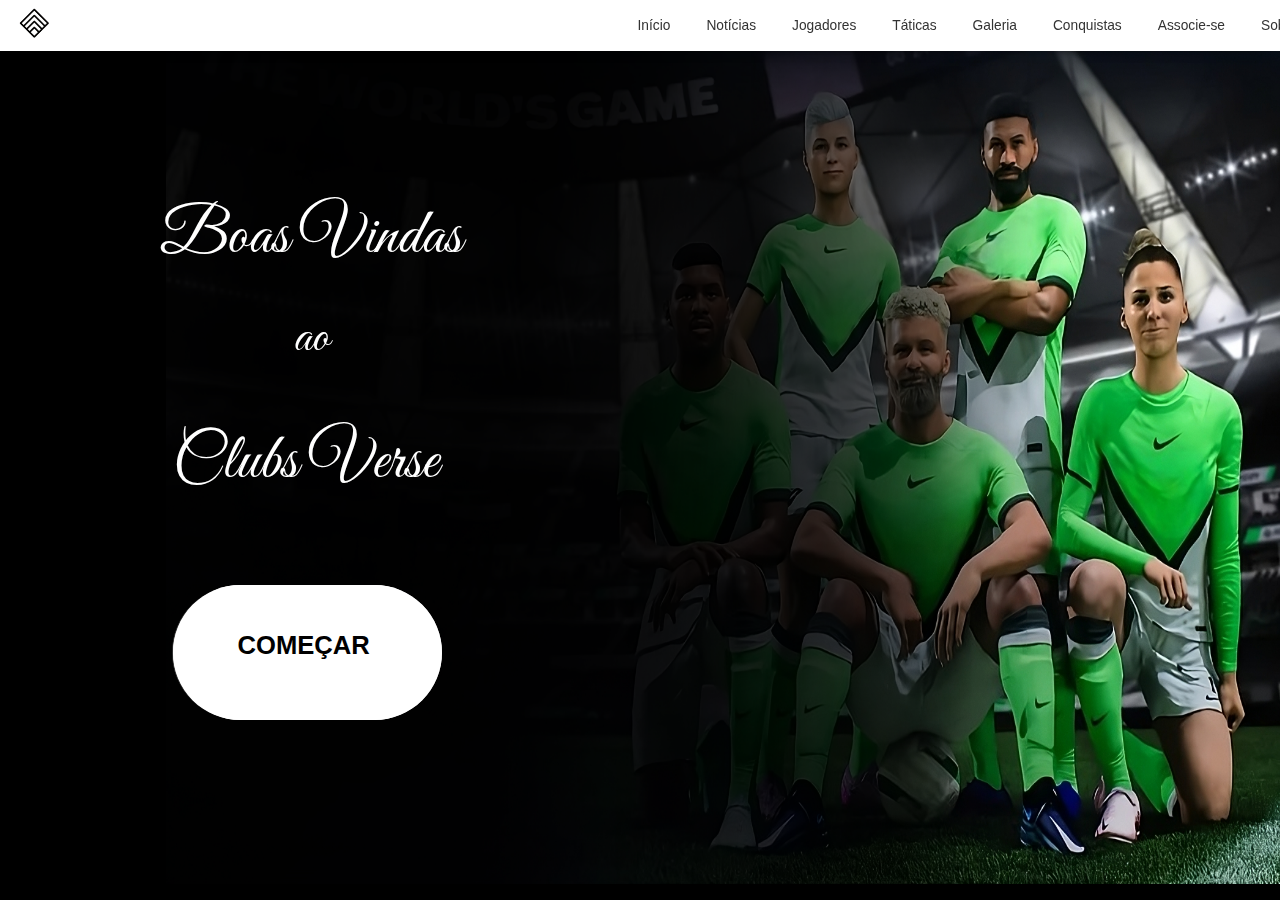
<file: index.html>
<!DOCTYPE html>
<html lang="pt-br">
<head>
    <meta charset="UTF-8">
    <meta http-equiv="refresh" content="0; url=html/site_projeto_final.html">
    <title>Redirecionando...</title>
</head>
<body>
    Se você não for redirecionado automaticamente, <a href="html/site_projeto_final.html">clique aqui</a>.
</body>
</html>
</file>
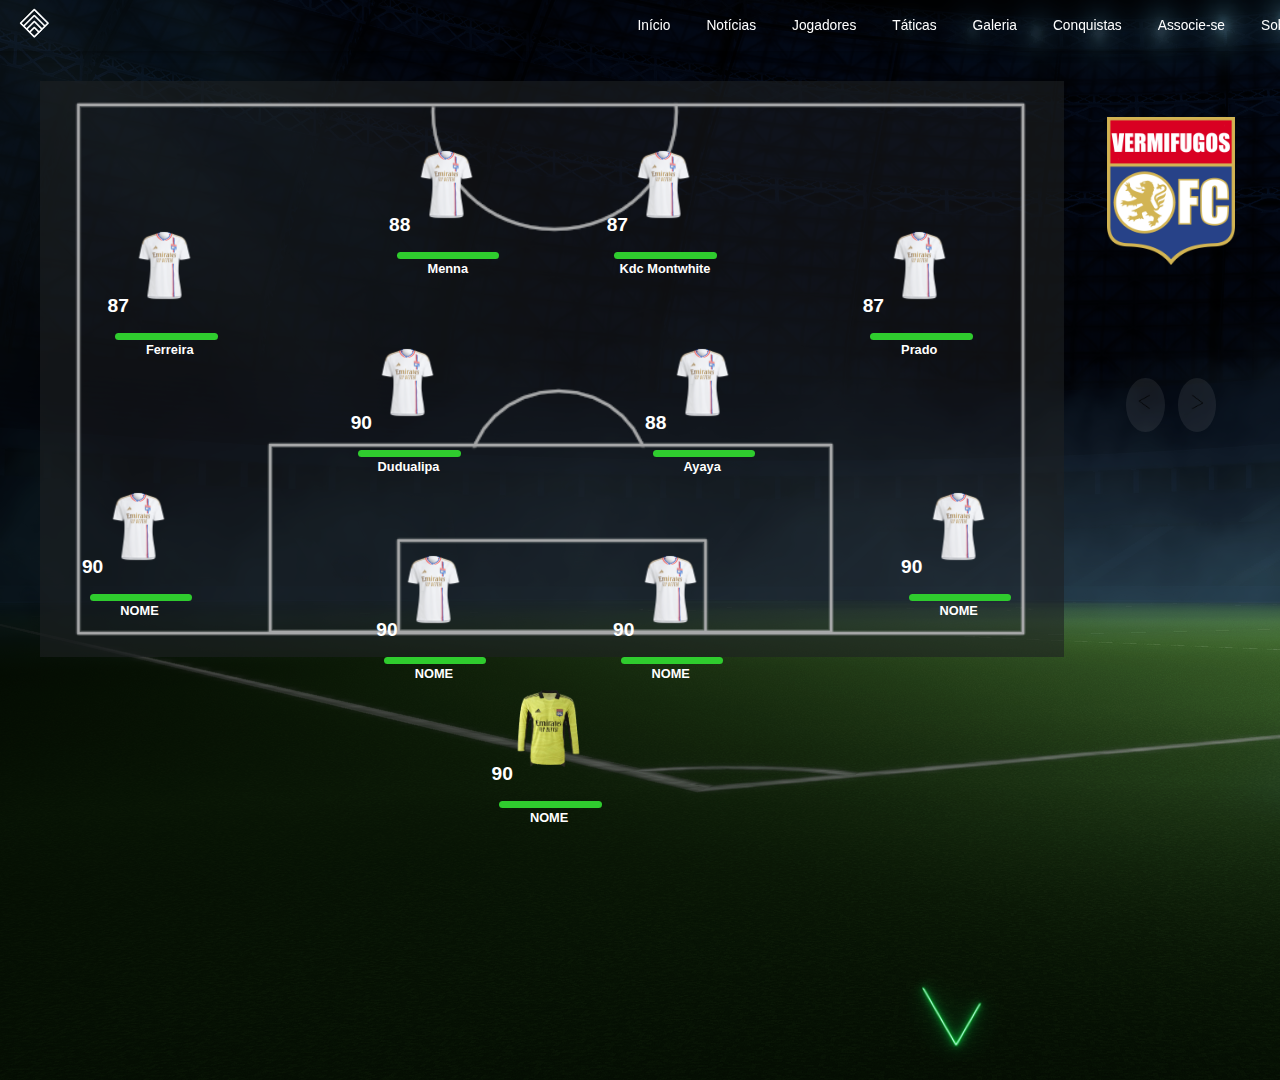
<file: html/jogadores.html>
<!DOCTYPE html>
<html lang="pt-br">
  <head>
    <meta charset="UTF-8">
    <meta name="viewport" content="width=device-width, initial-scale=1.0">
    <link rel="stylesheet" href="../css/jogadores.css">
    <link rel="shortcut icon" href="../icones/logo_SITE_branca_sem_nome.ico" type="image/x-icon">
    <title>Jogadores</title>
  </head>
  <body>
    <header>
      <nav class="navbar">
        <ul>
          <li class="item1"><a href="../html/site_projeto_final.html">início</a></li>
          <li class="item1"><a href="../html/noticias.html">notícias</a></li>
          <li class="item1"><a href="../html/jogadores.html">jogadores</a></li>
          <li class="item1"><a href="../html/taticas.html">táticas</a></li>
          <li class="item1"><a href="../html/galeria.html">galeria</a></li>
          <li class="item1"><a href="../html/conquistas.html">conquistas</a></li>
          <li class="item1"><a style="text-transform: none;" href="../html/associe-se.html">Associe-se</a></li>
          <li class="item1"><a href="../html/sobre.html">sobre</a></li>
        </ul>
      </nav>
    </header>
    <a href="../html/site_projeto_final.html" id="logo"><img id="logo_principal" src="../imagens/logo_SITE_branca_sem_nome.png"></a>



    <input type="radio" name="times" id="time_verme" checked>
    <input type="radio" name="times" id="time_restinga">

    <label for="time_verme" id="bola_branca1">
      <div id="seta1">
        <img src="../imagens/seta esquerda.png" alt="seta-esquerda" id="seta_esquerda">
      </div>
    </label>
    
    <label for="time_restinga" id="bola_branca2">
      <div id="seta2">
        <img src="../imagens/seta direita.png" alt="seta-direita" id="seta_direita">
      </div>
    </label>


    <img src="../imagens/image.png" alt="champions" id="champions">
    <img src="../imagens/lyon-logo.png" alt="logo-lyon" id="logo_time">
    <img src="../imagens/sem fundo.png" alt="logo-restinga" id="logo_time1">
    <h2 id="esquemas_titulo">ESTATISTICAS</h2>

    <img id="imagem_campo" src="../imagens/campo.png" alt="imagem-campo">



    <div id="campo">
      
      
      <div id="camisa">
        <label for="estatisticas_jog" id="camisa1_tudo">
          <img class="camisa1" src="../imagens/olympique-lyon-trikot-2023-24.png" alt="camisa-home">
          <h2 class="nome1" id="nome_ide_1">Menna</h2>
          <h2 class="numero1">88</h2>
          <div class="moldura"></div>
          <div class="cansaco"></div>
        </label>
      
        <label for="estatisticas_jog2" id="camisa2_tudo">
          <img class="camisa1" src="../imagens/olympique-lyon-trikot-2023-24.png" alt="camisa-home">
          <h2 class="nome1"  id="nome_ide_2">Kdc Montwhite</h2>
          <h2 class="numero1">87</h2>
          <div class="moldura"></div>
          <div class="cansaco"></div>
        </label>

        <label for="estatisticas_jog3" id="camisa3_tudo">
          <img class="camisa1" src="../imagens/olympique-lyon-trikot-2023-24.png" alt="camisa-home">
          <h2 class="nome1"  id="nome_ide_3">Ferreira</h2>
          <h2 class="numero1">87</h2>
          <div class="moldura"></div>
          <div class="cansaco"></div>
        </label>

        <label for="estatisticas_jog4" id="camisa4_tudo">
          <img class="camisa1" src="../imagens/olympique-lyon-trikot-2023-24.png" alt="camisa-home">
          <h2 class="nome1"  id="nome_ide_4">Dudualipa</h2>
          <h2 class="numero1">90</h2>
          <div class="moldura"></div>
          <div class="cansaco"></div>
        </label>

        <label for="estatisticas_jog5" id="camisa5_tudo">
          <img class="camisa1" src="../imagens/olympique-lyon-trikot-2023-24.png" alt="camisa-home">
          <h2 class="nome1"  id="nome_ide_5">Ayaya</h2>
          <h2 class="numero1">88</h2>
          <div class="moldura"></div>
          <div class="cansaco"></div>
        </label>

        <label for="estatisticas_jog6" id="camisa6_tudo">
          <img class="camisa1" src="../imagens/olympique-lyon-trikot-2023-24.png" alt="camisa-home">
          <h2 class="nome1"  id="nome_ide_6">Prado</h2>
          <h2 class="numero1">87</h2>
          <div class="moldura"></div>
          <div class="cansaco"></div>
        </label>

        <label for="estatisticas_jog7" id="camisa7_tudo">
          <img class="camisa1" src="../imagens/olympique-lyon-trikot-2023-24.png" alt="camisa-home">
          <h2 class="nome1">NOME</h2>
          <h2 class="numero1">90</h2>
          <div class="moldura"></div>
          <div class="cansaco"></div>
        </label>

        <label for="estatisticas_jog8" id="camisa8_tudo">
          <img class="camisa1" src="../imagens/olympique-lyon-trikot-2023-24.png" alt="camisa-home">
          <h2 class="nome1">NOME</h2>
          <h2 class="numero1">90</h2>
          <div class="moldura"></div>
          <div class="cansaco"></div>
        </label>

        <label for="estatisticas_jog9" id="camisa9_tudo">
          <img class="camisa1" src="../imagens/olympique-lyon-trikot-2023-24.png" alt="camisa-home">
          <h2 class="nome1">NOME</h2>
          <h2 class="numero1">90</h2>
          <div class="moldura"></div>
          <div class="cansaco"></div>
        </label>

        <label for="estatisticas_jog10" id="camisa10_tudo">
          <img class="camisa1" src="../imagens/olympique-lyon-trikot-2023-24.png" alt="camisa-home">
          <h2 class="nome1">NOME</h2>
          <h2 class="numero1">90</h2>
          <div class="moldura"></div>
          <div class="cansaco"></div>
        </label>

        <label for="estatisticas_jog11" id="camisa11_tudo">
          <img class="camisa1_goleiro" src="../imagens/xfjtRTaxpFis65E.png" alt="#">
          <h2 class="nome1">NOME</h2>
          <h2 class="numero1">90</h2>
          <div class="moldura"></div>
          <div class="cansaco"></div>
        </label>
      </div>
    </div>

    <div id="campo2">
      
      <div id="camisa1">

        
        <label for="estatisticas_jog_1" id="camisa1_tudo_1">
          <img class="camisa1" src="../imagens/restinga_camisa.png" alt="#">
          <h2 class="nome1">Henrique</h2>
          <h2 class="numero1">90</h2>
          <div class="moldura"></div>
          <div class="cansaco"></div>
        </label>
      




        <label for="estatisticas_jog2_2" id="camisa2_tudo_2">
          <img class="camisa1" src="../imagens/restinga_camisa.png" alt="#">
          <h2 class="nome1">Biel love</h2>
          <h2 class="numero1">90</h2>
          <div class="moldura"></div>
          <div class="cansaco"></div>
        </label>






        <label for="estatisticas_jog3_3" id="camisa3_tudo_3">
          <img class="camisa1" src="../imagens/restinga_camisa.png" alt="#">
          <h2 class="nome1">Hang</h2>
          <h2 class="numero1">90</h2>
          <div class="moldura"></div>
          <div class="cansaco"></div>
        </label>



        <label for="estatisticas_jog4_4" id="camisa4_tudo_4">
          <img class="camisa1" src="../imagens/restinga_camisa.png" alt="#">
          <h2 class="nome1">Liminha</h2>
          <h2 class="numero1">90</h2>
          <div class="moldura"></div>
          <div class="cansaco"></div>
        </label>





        <label for="estatisticas_jog5_5" id="camisa5_tudo_5">
          <img class="camisa1" src="../imagens/restinga_camisa.png" alt="#">
          <h2 class="nome1">Bizinho</h2>
          <h2 class="numero1">90</h2>
          <div class="moldura"></div>
          <div class="cansaco"></div>
        </label>





        <label for="estatisticas_jog6_6" id="camisa6_tudo_6">
          <img class="camisa1" src="../imagens/restinga_camisa.png" alt="#">
          <h2 class="nome1">Tick</h2>
          <h2 class="numero1">90</h2>
          <div class="moldura"></div>
          <div class="cansaco"></div>
        </label>






        <label for="estatisticas_jog7_7" id="camisa7_tudo_7">
          <img class="camisa1" src="../imagens/restinga_camisa.png" alt="#">
          <h2 class="nome1">Vig</h2>
          <h2 class="numero1">90</h2>
          <div class="moldura"></div>
          <div class="cansaco"></div>
        </label>





        <label for="estatisticas_jog8_8" id="camisa8_tudo_8">
          <img class="camisa1" src="../imagens/restinga_camisa.png" alt="#">
          <h2 class="nome1">gu1</h2>
          <h2 class="numero1">90</h2>
          <div class="moldura"></div>
          <div class="cansaco"></div>
        </label>







        <label for="estatisticas_jog9_9" id="camisa9_tudo_9">
          <img class="camisa1" src="../imagens/restinga_camisa.png" alt="#">
          <h2 class="nome1">Nah</h2>
          <h2 class="numero1">90</h2>
          <div class="moldura"></div>
          <div class="cansaco"></div>
        </label>







        <label for="estatisticas_jog10_10" id="camisa10_tudo_10">
          <img class="camisa1" src="../imagens/restinga_camisa.png" alt="#">
          <h2 class="nome1">Cocito</h2>
          <h2 class="numero1">90</h2>
          <div class="moldura"></div>
          <div class="cansaco"></div>
        </label>








        <label for="estatisticas_jog11_11" id="camisa11_tudo_11">
          <img class="camisa1_goleiro" src="../imagens/camisa_rstinga_goleiro.png" alt="#">
          <h2 class="nome1">Everaldo</h2>
          <h2 class="numero1">90</h2>
          <div class="moldura"></div>
          <div class="cansaco"></div>
        </label>


      
      </div>
    </div>

    
    <input name="cartas" type="radio" id="estatisticas_jog">
    <input name="cartas" type="radio" id="estatisticas_jog2">
    <input name="cartas" type="radio" id="estatisticas_jog3">
    <input name="cartas" type="radio" id="estatisticas_jog4">
    <input name="cartas" type="radio" id="estatisticas_jog5">
    <input name="cartas" type="radio" id="estatisticas_jog6">
    <input name="cartas" type="radio" id="estatisticas_jog7">
    <input name="cartas" type="radio" id="estatisticas_jog8">
    <input name="cartas" type="radio" id="estatisticas_jog9">
    <input name="cartas" type="radio" id="estatisticas_jog10">
    <input name="cartas" type="radio" id="estatisticas_jog11">


    <input name="cartas" type="radio" id="estatisticas_jog_1">
    <input name="cartas" type="radio" id="estatisticas_jog2_2">
    <input name="cartas" type="radio" id="estatisticas_jog3_3">
    <input name="cartas" type="radio" id="estatisticas_jog4_4">
    <input name="cartas" type="radio" id="estatisticas_jog5_5">
    <input name="cartas" type="radio" id="estatisticas_jog6_6">
    <input name="cartas" type="radio" id="estatisticas_jog7_7">
    <input name="cartas" type="radio" id="estatisticas_jog8_8">
    <input name="cartas" type="radio" id="estatisticas_jog9_9">
    <input name="cartas" type="radio" id="estatisticas_jog10_10">
    <input name="cartas" type="radio" id="estatisticas_jog11_11">




    <div id="esquemas">
      <div id="carta1">

        <img class="carta_pro_1" src="../imagens/SQUAD-FOUNDATIONS-T23-min.png" alt="#">
        <img class="jogador" src="../imagens/image7.png" alt="#">
        <h3 class="numero">88</h3>
        <h3 class="posicao">ST</h3>
        <img class="bandeira" src="../imagens/image (1).png" alt="#">
        <img class="logo_carta" src="../imagens/lyon-logo.png" alt="#">
        <h2 class="nome_carta">Menna</h2>

        <h3 class="passe">PAC</h3>
        <h3 class="passe_numero">88</h3>

        <h3 class="shute">SHO</h3>
        <h3 class="shute_numero">92</h3>

        <h3 class="pas">PAS</h3>
        <h3 class="pas_numero">75</h3>

        <h3 class="drible">DRI</h3>
        <h3 class="drible_numero">83</h3>

        
        <h3 class="defesa">DEF</h3>
        <h3 class="defesa_numero">56</h3>

        <h3 class="fisico">PHY</h3>
        <h3 class="fisico_numero">86</h3>

      </div>
    </div>

    <div id="esquemas2">
      <div id="carta2">

        <img class="carta_pro_1" src="../imagens/SQUAD-FOUNDATIONS-T23-min.png" alt="#">
        <img class="jogador" src="../imagens/image7.png" alt="#">
        <h3 class="numero">87</h3>
        <h3 class="posicao">ST</h3>
        <img class="bandeira" src="../imagens/image (1).png" alt="#">
        <img class="logo_carta" src="../imagens/lyon-logo.png" alt="#">
        <h2 class="nome_carta" id="nome_carta_ide2">Kdc Montwhite</h2>

        <h3 class="passe">PAC</h3>
        <h3 class="passe_numero">87</h3>

        <h3 class="shute">SHO</h3>
        <h3 class="shute_numero">90</h3>

        <h3 class="pas">PAS</h3>
        <h3 class="pas_numero">76</h3>

        <h3 class="drible">DRI</h3>
        <h3 class="drible_numero">90</h3>

        
        <h3 class="defesa">DEF</h3>
        <h3 class="defesa_numero">60</h3>

        <h3 class="fisico">PHY</h3>
        <h3 class="fisico_numero">80</h3>
      </div>

    </div>

    <div id="esquemas3">
      <div id="carta3">

        <img class="carta_pro_1" src="../imagens/SQUAD-FOUNDATIONS-T23-min.png" alt="#">
        <img class="jogador" src="../imagens/image7.png" alt="#">
        <h3 class="numero">87</h3>
        <h3 class="posicao">LW</h3>
        <img class="bandeira" src="../imagens/image (1).png" alt="#">
        <img class="logo_carta" src="../imagens/lyon-logo.png" alt="#">
        <h2 class="nome_carta">Ferreira</h2>

        <h3 class="passe">PAC</h3>
        <h3 class="passe_numero">97</h3>

        <h3 class="shute">SHO</h3>
        <h3 class="shute_numero">76</h3>

        <h3 class="pas">PAS</h3>
        <h3 class="pas_numero">97</h3>

        <h3 class="drible">DRI</h3>
        <h3 class="drible_numero">98</h3>

        
        <h3 class="defesa">DEF</h3>
        <h3 class="defesa_numero">60</h3>

        <h3 class="fisico">PHY</h3>
        <h3 class="fisico_numero">77</h3>
      </div>

    </div>

    <div id="esquemas4">
      <div id="carta4">

        <img class="carta_pro_1" src="../imagens/SQUAD-FOUNDATIONS-T23-min.png" alt="#" >
        <img class="jogador" src="../imagens/image7.png" alt="#">
        <h3 class="numero">90</h3>
        <h3 class="posicao">LW</h3>
        <img class="bandeira" src="../imagens/image (1).png" alt="#">
        <img class="logo_carta" src="../imagens/lyon-logo.png" alt="#">
        <h2 class="nome_carta" id="nome_carta_ide4">Dudualipa</h2>

        <h3 class="passe">PAC</h3>
        <h3 class="passe_numero">97</h3>

        <h3 class="shute">SHO</h3>
        <h3 class="shute_numero">80</h3>

        <h3 class="pas">PAS</h3>
        <h3 class="pas_numero">90</h3>

        <h3 class="drible">DRI</h3>
        <h3 class="drible_numero">99</h3>

        
        <h3 class="defesa">DEF</h3>
        <h3 class="defesa_numero">52</h3>

        <h3 class="fisico">PHY</h3>
        <h3 class="fisico_numero">77</h3>
      </div>

    </div>

    <div id="esquemas5">
      <div id="carta5">

        <img class="carta_pro_1" src="../imagens/SQUAD-FOUNDATIONS-T23-min.png" alt="#">
        <img class="jogador" src="../imagens/image7.png" alt="#">
        <h3 class="numero">90</h3>
        <h3 class="posicao">ST</h3>
        <img class="bandeira" src="../imagens/image (1).png" alt="#">
        <img class="logo_carta" src="../imagens/lyon-logo.png" alt="#">
        <h2 class="nome_carta" id="nome_carta_ide5">ayaya</h2>

        <h3 class="passe">PAC</h3>
        <h3 class="passe_numero">64</h3>

        <h3 class="shute">SHO</h3>
        <h3 class="shute_numero">99</h3>

        <h3 class="pas">PAS</h3>
        <h3 class="pas_numero">97</h3>

        <h3 class="drible">DRI</h3>
        <h3 class="drible_numero">23</h3>

        
        <h3 class="defesa">DEF</h3>
        <h3 class="defesa_numero">85</h3>

        <h3 class="fisico">PHY</h3>
        <h3 class="fisico_numero">56</h3>
      </div>

    </div>

    <div id="esquemas6">
      <div id="carta6">

        <img class="carta_pro_1" src="../imagens/SQUAD-FOUNDATIONS-T23-min.png" alt="#">
        <img class="jogador" src="../imagens/image7.png" alt="#">
        <h3 class="numero">87</h3>
        <h3 class="posicao">RW</h3>
        <img class="bandeira" src="../imagens/image (1).png" alt="#">
        <img class="logo_carta" src="../imagens/lyon-logo.png" alt="#">
        <h2 class="nome_carta" id="nome_carta_ide6">Prado</h2>

        <h3 class="passe">PAC</h3>
        <h3 class="passe_numero">64</h3>

        <h3 class="shute">SHO</h3>
        <h3 class="shute_numero">99</h3>

        <h3 class="pas">PAS</h3>
        <h3 class="pas_numero">97</h3>

        <h3 class="drible">DRI</h3>
        <h3 class="drible_numero">23</h3>

        
        <h3 class="defesa">DEF</h3>
        <h3 class="defesa_numero">85</h3>

        <h3 class="fisico">PHY</h3>
        <h3 class="fisico_numero">56</h3>
      </div>

    </div>

    <div id="esquemas7">
      <div id="carta7">

        <img class="carta_pro_1" src="../imagens/SQUAD-FOUNDATIONS-T23-min.png" alt="#">
        <img class="jogador" src="../imagens/image7.png" alt="#">
        <h3 class="numero">90</h3>
        <h3 class="posicao">ST</h3>
        <img class="bandeira" src="../imagens/image (1).png" alt="#">
        <img class="logo_carta" src="../imagens/lyon-logo.png" alt="#">
        <h2 class="nome_carta">NOME</h2>

        <h3 class="passe">PAC</h3>
        <h3 class="passe_numero">64</h3>

        <h3 class="shute">SHO</h3>
        <h3 class="shute_numero">99</h3>

        <h3 class="pas">PAS</h3>
        <h3 class="pas_numero">97</h3>

        <h3 class="drible">DRI</h3>
        <h3 class="drible_numero">23</h3>

        
        <h3 class="defesa">DEF</h3>
        <h3 class="defesa_numero">85</h3>

        <h3 class="fisico">PHY</h3>
        <h3 class="fisico_numero">56</h3>
      </div>

    </div>

    <div id="esquemas8">
      <div id="carta8">

        <img class="carta_pro_1" src="../imagens/SQUAD-FOUNDATIONS-T23-min.png" alt="#">
        <img class="jogador" src="../imagens/image7.png" alt="#">
        <h3 class="numero">90</h3>
        <h3 class="posicao">ST</h3>
        <img class="bandeira" src="../imagens/image (1).png" alt="#">
        <img class="logo_carta" src="../imagens/lyon-logo.png" alt="#">
        <h2 class="nome_carta">NOME</h2>

        <h3 class="passe">PAC</h3>
        <h3 class="passe_numero">64</h3>

        <h3 class="shute">SHO</h3>
        <h3 class="shute_numero">99</h3>

        <h3 class="pas">PAS</h3>
        <h3 class="pas_numero">97</h3>

        <h3 class="drible">DRI</h3>
        <h3 class="drible_numero">23</h3>

        
        <h3 class="defesa">DEF</h3>
        <h3 class="defesa_numero">85</h3>

        <h3 class="fisico">PHY</h3>
        <h3 class="fisico_numero">56</h3>
      </div>

    </div>

    <div id="esquemas9">
      <div id="carta9">

        <img class="carta_pro_1" src="../imagens/SQUAD-FOUNDATIONS-T23-min.png" alt="#">
        <img class="jogador" src="../imagens/image7.png" alt="#">
        <h3 class="numero">90</h3>
        <h3 class="posicao">ST</h3>
        <img class="bandeira" src="../imagens/image (1).png" alt="#">
        <img class="logo_carta" src="../imagens/lyon-logo.png" alt="#">
        <h2 class="nome_carta">NOME</h2>

        <h3 class="passe">PAC</h3>
        <h3 class="passe_numero">64</h3>

        <h3 class="shute">SHO</h3>
        <h3 class="shute_numero">99</h3>

        <h3 class="pas">PAS</h3>
        <h3 class="pas_numero">97</h3>

        <h3 class="drible">DRI</h3>
        <h3 class="drible_numero">23</h3>

        
        <h3 class="defesa">DEF</h3>
        <h3 class="defesa_numero">85</h3>

        <h3 class="fisico">PHY</h3>
        <h3 class="fisico_numero">56</h3>
      </div>

    </div>

    <div id="esquemas10">
      <div id="carta10">

        <img class="carta_pro_1" src="../imagens/SQUAD-FOUNDATIONS-T23-min.png" alt="#">
        <img class="jogador" src="../imagens/image7.png" alt="#">
        <h3 class="numero">90</h3>
        <h3 class="posicao">ST</h3>
        <img class="bandeira" src="../imagens/image (1).png" alt="#">
        <img class="logo_carta" src="../imagens/lyon-logo.png" alt="#">
        <h2 class="nome_carta">NOME</h2>

        <h3 class="passe">PAC</h3>
        <h3 class="passe_numero">64</h3>

        <h3 class="shute">SHO</h3>
        <h3 class="shute_numero">99</h3>

        <h3 class="pas">PAS</h3>
        <h3 class="pas_numero">97</h3>

        <h3 class="drible">DRI</h3>
        <h3 class="drible_numero">23</h3>

        
        <h3 class="defesa">DEF</h3>
        <h3 class="defesa_numero">85</h3>

        <h3 class="fisico">PHY</h3>
        <h3 class="fisico_numero">56</h3>
      </div>

    </div>

    <div id="esquemas11">
      <div id="carta11">

        <img class="carta_pro_1" src="../imagens/SQUAD-FOUNDATIONS-T23-min.png" alt="#">
        <img class="jogador" src="../imagens/image7.png" alt="#">
        <h3 class="numero">90</h3>
        <h3 class="posicao">ST</h3>
        <img class="bandeira" src="../imagens/image (1).png" alt="#">
        <img class="logo_carta" src="../imagens/lyon-logo.png" alt="#">
        <h2 class="nome_carta">NOME</h2>

        <h3 class="passe">PAC</h3>
        <h3 class="passe_numero">64</h3>

        <h3 class="shute">SHO</h3>
        <h3 class="shute_numero">99</h3>

        <h3 class="pas">PAS</h3>
        <h3 class="pas_numero">97</h3>

        <h3 class="drible">DRI</h3>
        <h3 class="drible_numero">23</h3>

        
        <h3 class="defesa">DEF</h3>
        <h3 class="defesa_numero">85</h3>

        <h3 class="fisico">PHY</h3>
        <h3 class="fisico_numero">56</h3>
      </div>

    </div>




    
    
    <div id="esquemas_1">
      <div id="carta1_1">

        <img class="carta_pro_1" src="../imagens/SQUAD-FOUNDATIONS-T23-min.png" alt="#">
        <h3 class="numero">99</h3>
        <h3 class="posicao">ST</h3>
        <img class="bandeira" src="../imagens/image (1).png" alt="#">
        <img class="logo_carta" src="../imagens/sem fundo.png" alt="#">
        <h2 class="nome_carta">NOME</h2>

        <h3 class="passe">PAC</h3>
        <h3 class="passe_numero">98</h3>

        <h3 class="shute">SHO</h3>
        <h3 class="shute_numero">90</h3>

        <h3 class="pas">PAS</h3>
        <h3 class="pas_numero">83</h3>

        <h3 class="drible">DRI</h3>
        <h3 class="drible_numero">93</h3>

        
        <h3 class="defesa">DEF</h3>
        <h3 class="defesa_numero">93</h3>

        <h3 class="fisico">PHY</h3>
        <h3 class="fisico_numero">77</h3>

      </div>
    </div>

    <div id="esquemas2_2">
      <div id="carta2_2">

        <img class="carta_pro_1" src="../imagens/SQUAD-FOUNDATIONS-T23-min.png" alt="#">
        <h3 class="numero">90</h3>
        <h3 class="posicao">ST</h3>
        <img class="bandeira" src="../imagens/image (1).png" alt="#">
        <img class="logo_carta" src="../imagens/sem fundo.png" alt="#">
        <h2 class="nome_carta">NOME</h2>

        <h3 class="passe">PAC</h3>
        <h3 class="passe_numero">64</h3>

        <h3 class="shute">SHO</h3>
        <h3 class="shute_numero">99</h3>

        <h3 class="pas">PAS</h3>
        <h3 class="pas_numero">97</h3>

        <h3 class="drible">DRI</h3>
        <h3 class="drible_numero">23</h3>

        
        <h3 class="defesa">DEF</h3>
        <h3 class="defesa_numero">85</h3>

        <h3 class="fisico">PHY</h3>
        <h3 class="fisico_numero">56</h3>
      </div>

    </div>

    <div id="esquemas3_3">
      <div id="carta3_3">

        <img class="carta_pro_1" src="../imagens/SQUAD-FOUNDATIONS-T23-min.png" alt="#">
        <h3 class="numero">90</h3>
        <h3 class="posicao">ST</h3>
        <img class="bandeira" src="../imagens/image (1).png" alt="#">
        <img class="logo_carta" src="../imagens/sem fundo.png" alt="#">
        <h2 class="nome_carta">NOME</h2>

        <h3 class="passe">PAC</h3>
        <h3 class="passe_numero">64</h3>

        <h3 class="shute">SHO</h3>
        <h3 class="shute_numero">99</h3>

        <h3 class="pas">PAS</h3>
        <h3 class="pas_numero">97</h3>

        <h3 class="drible">DRI</h3>
        <h3 class="drible_numero">23</h3>

        
        <h3 class="defesa">DEF</h3>
        <h3 class="defesa_numero">85</h3>

        <h3 class="fisico">PHY</h3>
        <h3 class="fisico_numero">56</h3>
      </div>

    </div>

    <div id="esquemas4_4">
      <div id="carta4_4">

        <img class="carta_pro_1" src="../imagens/SQUAD-FOUNDATIONS-T23-min.png" alt="#">
        <h3 class="numero">90</h3>
        <h3 class="posicao">ST</h3>
        <img class="bandeira" src="../imagens/image (1).png" alt="#">
        <img class="logo_carta" src="../imagens/sem fundo.png" alt="#">
        <h2 class="nome_carta">NOME</h2>

        <h3 class="passe">PAC</h3>
        <h3 class="passe_numero">64</h3>

        <h3 class="shute">SHO</h3>
        <h3 class="shute_numero">99</h3>

        <h3 class="pas">PAS</h3>
        <h3 class="pas_numero">97</h3>

        <h3 class="drible">DRI</h3>
        <h3 class="drible_numero">23</h3>

        
        <h3 class="defesa">DEF</h3>
        <h3 class="defesa_numero">85</h3>

        <h3 class="fisico">PHY</h3>
        <h3 class="fisico_numero">56</h3>
      </div>

    </div>

    <div id="esquemas5_5">
      <div id="carta5_5">

        <img class="carta_pro_1" src="../imagens/SQUAD-FOUNDATIONS-T23-min.png" alt="#">
        <h3 class="numero">90</h3>
        <h3 class="posicao">ST</h3>
        <img class="bandeira" src="../imagens/image (1).png" alt="#">
        <img class="logo_carta" src="../imagens/sem fundo.png" alt="#">
        <h2 class="nome_carta">NOME</h2>

        <h3 class="passe">PAC</h3>
        <h3 class="passe_numero">64</h3>

        <h3 class="shute">SHO</h3>
        <h3 class="shute_numero">99</h3>

        <h3 class="pas">PAS</h3>
        <h3 class="pas_numero">97</h3>

        <h3 class="drible">DRI</h3>
        <h3 class="drible_numero">23</h3>

        
        <h3 class="defesa">DEF</h3>
        <h3 class="defesa_numero">85</h3>

        <h3 class="fisico">PHY</h3>
        <h3 class="fisico_numero">56</h3>
      </div>

    </div>

    <div id="esquemas6_6">
      <div id="carta6_6">

        <img class="carta_pro_1" src="../imagens/SQUAD-FOUNDATIONS-T23-min.png" alt="#">
        <h3 class="numero">90</h3>
        <h3 class="posicao">ST</h3>
        <img class="bandeira" src="../imagens/image (1).png" alt="#">
        <img class="logo_carta" src="../imagens/sem fundo.png" alt="#">
        <h2 class="nome_carta">NOME</h2>

        <h3 class="passe">PAC</h3>
        <h3 class="passe_numero">64</h3>

        <h3 class="shute">SHO</h3>
        <h3 class="shute_numero">99</h3>

        <h3 class="pas">PAS</h3>
        <h3 class="pas_numero">97</h3>

        <h3 class="drible">DRI</h3>
        <h3 class="drible_numero">23</h3>

        
        <h3 class="defesa">DEF</h3>
        <h3 class="defesa_numero">85</h3>

        <h3 class="fisico">PHY</h3>
        <h3 class="fisico_numero">56</h3>
      </div>

    </div>

    <div id="esquemas7_7">
      <div id="carta7_7">

        <img class="carta_pro_1" src="../imagens/SQUAD-FOUNDATIONS-T23-min.png" alt="#">
        <h3 class="numero">90</h3>
        <h3 class="posicao">ST</h3>
        <img class="bandeira" src="../imagens/image (1).png" alt="#">
        <img class="logo_carta" src="../imagens/sem fundo.png" alt="#">
        <h2 class="nome_carta">NOME</h2>

        <h3 class="passe">PAC</h3>
        <h3 class="passe_numero">64</h3>

        <h3 class="shute">SHO</h3>
        <h3 class="shute_numero">99</h3>

        <h3 class="pas">PAS</h3>
        <h3 class="pas_numero">97</h3>

        <h3 class="drible">DRI</h3>
        <h3 class="drible_numero">23</h3>

        
        <h3 class="defesa">DEF</h3>
        <h3 class="defesa_numero">85</h3>

        <h3 class="fisico">PHY</h3>
        <h3 class="fisico_numero">56</h3>
      </div>

    </div>

    <div id="esquemas8_8">
      <div id="carta8_8">

        <img class="carta_pro_1" src="../imagens/SQUAD-FOUNDATIONS-T23-min.png" alt="#">
        <h3 class="numero">90</h3>
        <h3 class="posicao">ST</h3>
        <img class="bandeira" src="../imagens/image (1).png" alt="#">
        <img class="logo_carta" src="../imagens/sem fundo.png" alt="#">
        <h2 class="nome_carta">NOME</h2>

        <h3 class="passe">PAC</h3>
        <h3 class="passe_numero">64</h3>

        <h3 class="shute">SHO</h3>
        <h3 class="shute_numero">99</h3>

        <h3 class="pas">PAS</h3>
        <h3 class="pas_numero">97</h3>

        <h3 class="drible">DRI</h3>
        <h3 class="drible_numero">23</h3>

        
        <h3 class="defesa">DEF</h3>
        <h3 class="defesa_numero">85</h3>

        <h3 class="fisico">PHY</h3>
        <h3 class="fisico_numero">56</h3>
      </div>

    </div>

    <div id="esquemas9_9">
      <div id="carta9_9">

        <img class="carta_pro_1" src="../imagens/SQUAD-FOUNDATIONS-T23-min.png" alt="#">
        <h3 class="numero">90</h3>
        <h3 class="posicao">ST</h3>
        <img class="bandeira" src="../imagens/image (1).png" alt="#">
        <img class="logo_carta" src="../imagens/sem fundo.png" alt="#">
        <h2 class="nome_carta">NOME</h2>

        <h3 class="passe">PAC</h3>
        <h3 class="passe_numero">64</h3>

        <h3 class="shute">SHO</h3>
        <h3 class="shute_numero">99</h3>

        <h3 class="pas">PAS</h3>
        <h3 class="pas_numero">97</h3>

        <h3 class="drible">DRI</h3>
        <h3 class="drible_numero">23</h3>

        
        <h3 class="defesa">DEF</h3>
        <h3 class="defesa_numero">85</h3>

        <h3 class="fisico">PHY</h3>
        <h3 class="fisico_numero">56</h3>
      </div>

    </div>

    <div id="esquemas10_10">
      <div id="carta10_10">

        <img class="carta_pro_1" src="../imagens/SQUAD-FOUNDATIONS-T23-min.png" alt="#">
        <h3 class="numero">90</h3>
        <h3 class="posicao">ST</h3>
        <img class="bandeira" src="../imagens/image (1).png" alt="#">
        <img class="logo_carta" src="../imagens/sem fundo.png" alt="#">
        <h2 class="nome_carta">NOME</h2>

        <h3 class="passe">PAC</h3>
        <h3 class="passe_numero">64</h3>

        <h3 class="shute">SHO</h3>
        <h3 class="shute_numero">99</h3>

        <h3 class="pas">PAS</h3>
        <h3 class="pas_numero">97</h3>

        <h3 class="drible">DRI</h3>
        <h3 class="drible_numero">23</h3>

        
        <h3 class="defesa">DEF</h3>
        <h3 class="defesa_numero">85</h3>

        <h3 class="fisico">PHY</h3>
        <h3 class="fisico_numero">56</h3>
      </div>

    </div>

    <div id="esquemas11_11">
      <div id="carta11_11">

        <img class="carta_pro_1" src="../imagens/SQUAD-FOUNDATIONS-T23-min.png" alt="#">
        <h3 class="numero">90</h3>
        <h3 class="posicao">ST</h3>
        <img class="bandeira" src="../imagens/image (1).png" alt="#">
        <img class="logo_carta" src="../imagens/sem fundo.png" alt="#">
        <h2 class="nome_carta">NOME</h2>

        <h3 class="passe">PAC</h3>
        <h3 class="passe_numero">64</h3>

        <h3 class="shute">SHO</h3>
        <h3 class="shute_numero">99</h3>

        <h3 class="pas">PAS</h3>
        <h3 class="pas_numero">97</h3>

        <h3 class="drible">DRI</h3>
        <h3 class="drible_numero">23</h3>

        
        <h3 class="defesa">DEF</h3>
        <h3 class="defesa_numero">85</h3>

        <h3 class="fisico">PHY</h3>
        <h3 class="fisico_numero">56</h3>
      </div>

    </div>








     
  
   
  </body>
</html>
</file>
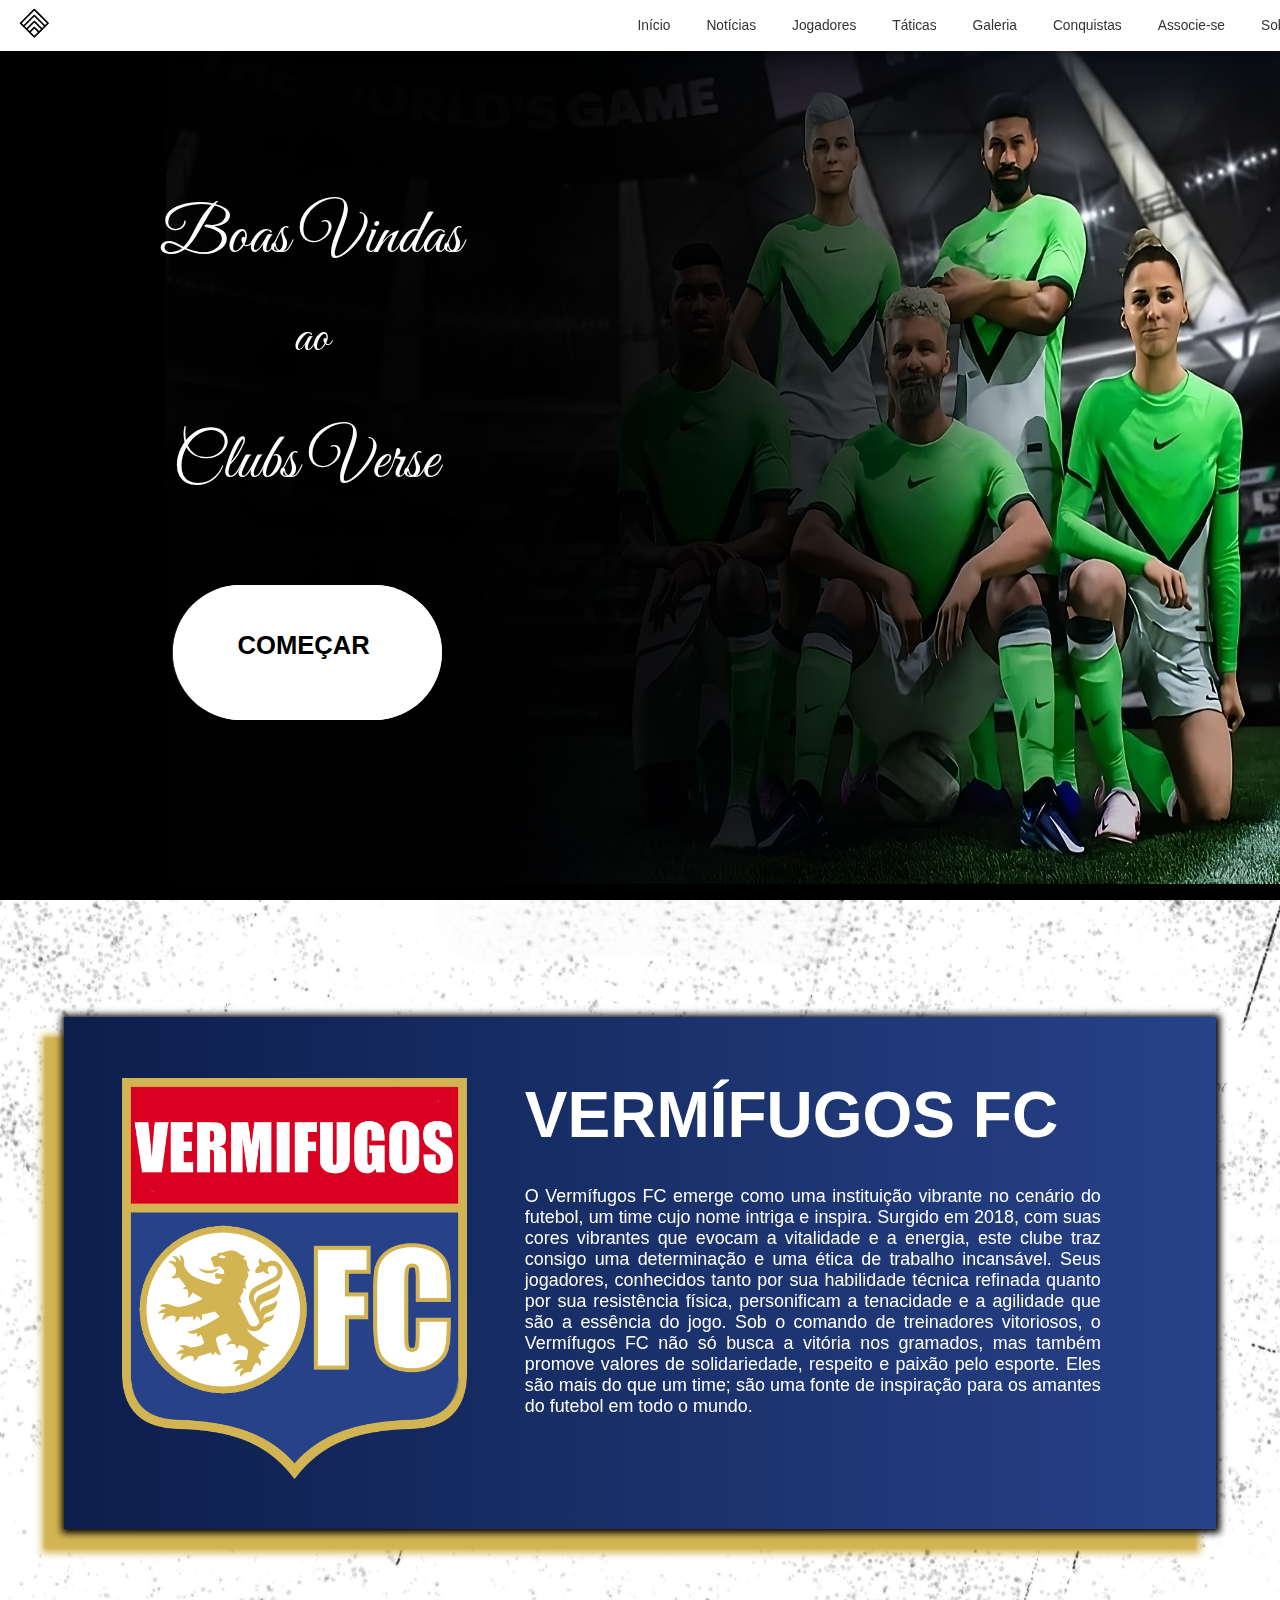
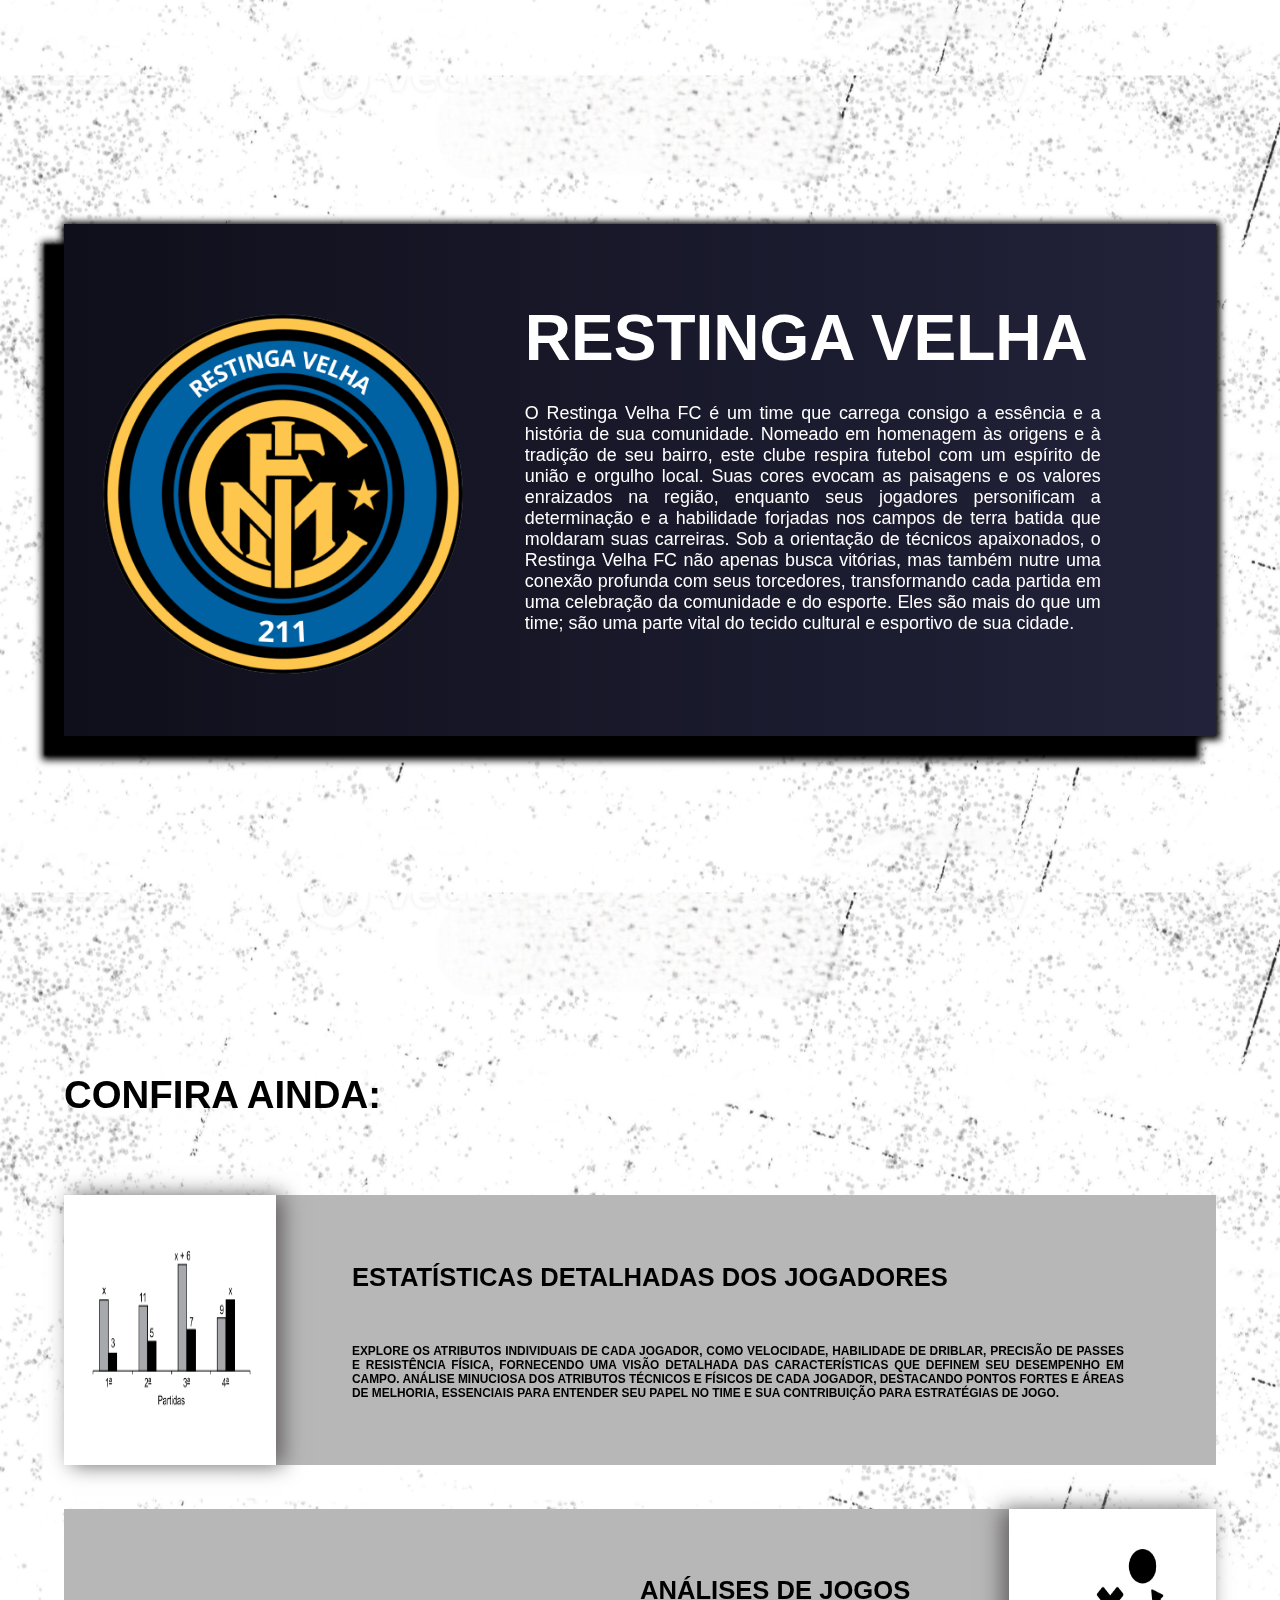
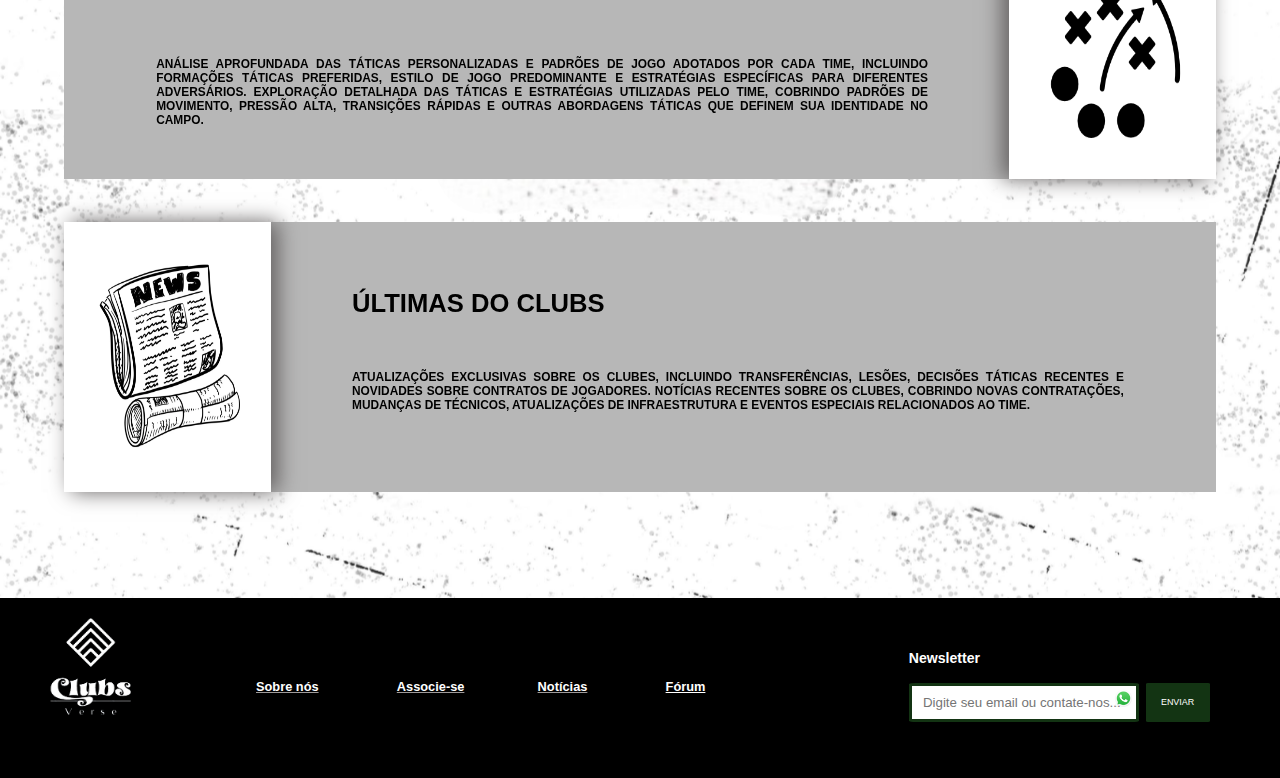
<file: html/site_projeto_final.html>
<!DOCTYPE html>
<html lang="pt-br">
  <head>
	<link rel="preconnect" href="https://fonts.googleapis.com">
	<link rel="preconnect" href="https://fonts.gstatic.com" crossorigin>
	<link href="https://fonts.googleapis.com/css2?family=Great+Vibes&display=swap" rel="stylesheet">
    <meta charset="UTF-8">
    <meta name="viewport" content="width=device-width, initial-scale=1.0">
    <link rel="stylesheet" href="../css/site_projeto_final.css">
	<link rel="shortcut icon" href="../icones/logo_SITE_branca_sem_nome.ico" type="image/x-icon">
    <title>Início</title>
  </head>
  <body>
	<input id="input_comecar" type="checkbox">

    <header>
      <nav class="navbar">
        <ul>
			<li class="item1"><a href="../html/site_projeto_final.html">início</a></li>
			<li class="item1"><a href="../html/noticias.html">notícias</a></li>
			<li class="item1"><a href="../html/jogadores.html">jogadores</a></li>
			<li class="item1"><a href="../html/taticas.html">táticas</a></li>
			<li class="item1"><a href="../html/galeria.html">galeria</a></li>
			<li class="item1"><a href="../html/conquistas.html">conquistas</a></li>
			<li class="item1"><a style="text-transform: none;" href="../html/associe-se.html">Associe-se</a></li>
			<li class="item1"><a href="../html/sobre.html">sobre</a></li>
        </ul>
      </nav>
    </header>

    <a href="../html/site_projeto_final.html" id="logo"><img id="logo_principal" src="../imagens/logo_SITE_preta_sem_nome.png"></a>

	<div id="parte_de_cima">
		<img id="imagem_parte_de_cima" src="../imagens/certa.png" alt="imagem_parte_de_cima">
		<h2 id="bem_vindo">Boas Vindas</h2>
		<h3 id="ao">ao</h3>
		<h1 id="clubsverse">Clubs Verse</h1>
		<div id="descricao_site"><p class="paragrafo_descricao_site">O único lugar onde você imergirá em um Universo nunca apresentado no cenário do Clubs.</p><p class="paragrafo_descricao_site">Aqui você poderá exibir todas informações e detalhes do seu clube, assim como, faremos com os dois maiores clubes do cenário, Vermífugos FC e Restinga Velha.</p>
		<p class="paragrafo_descricao_site">Em breve estaremos disponibilizando novos recursos de personalização e mecanismos de edição para os seus próprios clubes.</p></div>
		<label id="label_comecar" for="input_comecar">
			<div class="flip1" id="agrupamento">
				<div class="face1" id="vamos_comecar">
					<h3 id="comecar">COMEÇAR</h3>
				</div>
				<div class="face1" id="vamos_explorar">
					<a href="#href1" id="explorar">EXPLORAR</a>
				</div>
			</div>
			<script>
				const card1 = document.querySelector("#agrupamento")
				vamos_comecar.addEventListener("click",(e)=>{
				  card1.classList.toggle("flip1")
				})
			  </script>
		</label>
	</div>

	<div id="parte_do_meio">
		<!--<div id="sobre"><h2 id="sobre_texto">SOBRE: </h2></div>--> 
		<div id="href1"></div>
		<div id="sobre1">
			<h2 id="texto_vermifugos">VERMÍFUGOS FC</h2>
			<img id="imagem_vermifugos" src="../imagens/lyon-logo.png"
			alt="logo-lyon">
			<h3 id ="detalhada_vermifugos">O Vermífugos FC emerge como uma instituição vibrante no cenário do futebol, um time cujo nome intriga e inspira. Surgido em 2018, com suas cores vibrantes que evocam a vitalidade e a energia, este clube traz consigo uma determinação e uma ética de trabalho incansável. Seus jogadores, conhecidos tanto por sua habilidade técnica refinada quanto por sua resistência física, personificam a tenacidade e a agilidade que são a essência do jogo. Sob o comando de treinadores vitoriosos, o Vermífugos FC não só busca a vitória nos gramados, mas também promove valores de solidariedade, respeito e paixão pelo esporte. Eles são mais do que um time; são uma fonte de inspiração para os amantes do futebol em todo o mundo.</h3>
		</div>

		<div id="sobre2">
			<h2 id="texto_restinga">RESTINGA VELHA</h2>
			<img id="imagem_restinga" src="../imagens/sem fundo.png"
			alt="logo-restinga">
			<h3 id="detalhada_restinga">O Restinga Velha FC é um time que carrega consigo a essência e a história de sua comunidade. Nomeado em homenagem às origens e à tradição de seu bairro, este clube respira futebol com um espírito de união e orgulho local. Suas cores evocam as paisagens e os valores enraizados na região, enquanto seus jogadores personificam a determinação e a habilidade forjadas nos campos de terra batida que moldaram suas carreiras. Sob a orientação de técnicos apaixonados, o Restinga Velha FC não apenas busca vitórias, mas também nutre uma conexão profunda com seus torcedores, transformando cada partida em uma celebração da comunidade e do esporte. Eles são mais do que um time; são uma parte vital do tecido cultural e esportivo de sua cidade.</h3>
		</div>
	</div>

	<div id="parte_de_baixo">
		<div id="objetivo"><h2 id="sobre_objetivo">CONFIRA AINDA: </h2></div>

		<div id="objetivos_topicos">
			<div id="topico1">
				<div id="div_imagem_topico1"><img src="../imagens/grafico1.png" id="imagem_topico1"></div>
				<h3 id="texto_topico1">Estatísticas detalhadas dos jogadores</h3>
				<h4 id="descricao_topico1">Explore os atributos individuais de cada jogador, como velocidade, habilidade de driblar, precisão de passes e resistência física, fornecendo uma visão detalhada das características que definem seu desempenho em campo. Análise minuciosa dos atributos técnicos e físicos de cada jogador, destacando pontos fortes e áreas de melhoria, essenciais para entender seu papel no time e sua contribuição para estratégias de jogo.</h4>
			</div>
			<div id="topico2">
				<div id="div_imagem_topico2"><img src="../imagens/taticas.png" alt="taticas" id="imagem_topico2"></div>
				<h3 id="texto_topico2">Análises de jogos</h3>
				<h4 id="descricao_topico2">Análise aprofundada das táticas personalizadas e padrões de jogo adotados por cada time, incluindo formações táticas preferidas, estilo de jogo predominante e estratégias específicas para diferentes adversários. Exploração detalhada das táticas e estratégias utilizadas pelo time, cobrindo padrões de movimento, pressão alta, transições rápidas e outras abordagens táticas que definem sua identidade no campo.</h4>
			</div>
			<div id="topico3">
				<div id="div_imagem_topico3"><img src="../imagens/noticias.jpg" alt="ultimas-do-clubs" id="imagem_topico3"></div>
				<h3 id="texto_topico3">Últimas do Clubs</h3>
				<h4 id="descricao_topico3">Atualizações exclusivas sobre os clubes, incluindo transferências, lesões, decisões táticas recentes e novidades sobre contratos de jogadores. Notícias recentes sobre os clubes, cobrindo novas contratações, mudanças de técnicos, atualizações de infraestrutura e eventos especiais relacionados ao time.</h4>
			</div>
		</div>
	<footer id="footer">
		<img id="imagem_footer" src="../imagens/logo_SITE_branca_com_nome.png" alt="logo_footer">
		<img id="imagem_whats_footer" src="../imagens/icone_whats.webp" alt="whats_footer">
		<h6 id="sobre_nos_footer"><a class="links_footer" href="../html/sobre.html">Sobre nós</a></h6>
		<h6 id="associe-se"><a class="links_footer" href="../html/associe-se.html">Associe-se</a></h6>
		<h6 id="noticias_footer"><a class="links_footer" href="../html/noticias.html">Notícias</a></h6>
		<h6 id="forum_footer"><a class="links_footer">Fórum</a></h6>
		<h5 id="se_inscreva_footer">Newsletter</h5>
		<input id="input_email" name="email" type="email" placeholder="   Digite seu email ou contate-nos...">
		<label for="input_email"><button id="enviar">Enviar</button></label>
	</footer>
  </body>
</html>
</file>
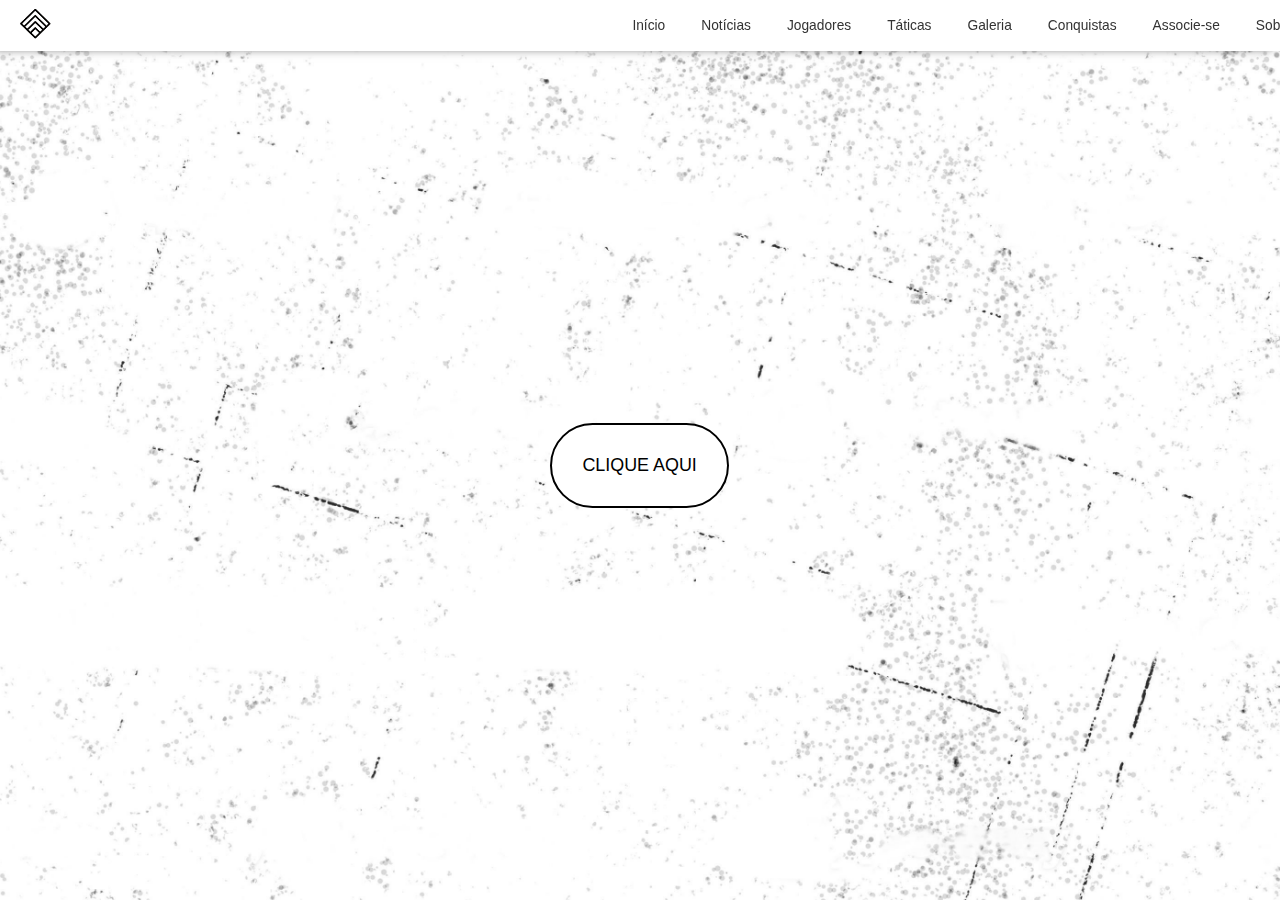
<file: html/taticas.html>
<!DOCTYPE html>
<html lang="pt-br">
  <head>
    <meta charset="UTF-8">
    <meta name="viewport" content="width=device-width, initial-scale=1.0">
    <link rel="stylesheet" href="../css/taticas.css">
	<link rel="shortcut icon" href="../icones/logo_SITE_branca_sem_nome.ico" type="image/x-icon">
    <title>Táticas</title>
  </head>
  <body>
	<input type="checkbox" id="restinga"><input type="checkbox" id="vermes">
    <header>
      <nav class="navbar">
        <ul>
			<li class="item1"><a href="../html/site_projeto_final.html">início</a></li>
			<li class="item1"><a href="../html/noticias.html">notícias</a></li>
			<li class="item1"><a href="../html/jogadores.html">jogadores</a></li>
			<li class="item1"><a href="../html/taticas.html">táticas</a></li>
			<li class="item1"><a href="../html/galeria.html">galeria</a></li>
			<li class="item1"><a href="../html/conquistas.html">conquistas</a></li>
			<li class="item1"><a style="text-transform: none;" href="../html/associe-se.html">Associe-se</a></li>
			<li class="item1"><a href="../html/sobre.html">sobre</a></li>
        </ul>
      </nav>
    </header>
    <a href="../html/site_projeto_final.html" id="logo">
      <img id="logo_principal" src="../imagens/logo_SITE_preta_sem_nome.png">
    </a>

    <input type="checkbox" id="input_botao_principal">
    <label for="input_botao_principal" id="botao_principal">CLIQUE AQUI</label>

    <h2 id="certeza">RESTINGA VELHA</h2>
    <h2 id="certeza_MOLDURA">RESTINGA VELHA</h2>

	<h2 id="certeza1">VERMIFUGOS FC</h2>
    <h2 id="certeza_MOLDURA1">VERMIFUGOS FC</h2>

    <div id="restinga_velha">

      <label for="restinga" id="bola_menu">
        <img src="../imagens/sem fundo.png" alt="logo-restinga" id="logo_restinga">
      </label>

      <input type="checkbox" id="op1">
      <input type="checkbox" id="op2">
      <input type="checkbox" id="op3">
      <input type="checkbox" id="op4">

      <input name="esquema1.1" type="radio" id="esquema1">
      <input name="esquema1.1" type="radio" id="esquema2">
      <input name="esquema1.1" type="radio" id="esquema3">
      <input name="esquema1.1" type="radio" id="esquema4">

      	<div id="fundo">
			<div id="posicao1">
				<img src="../imagens/football-field-png-clipart_1494851.png" alt="posicao1" class="imagem_campo">

				<div class="bolinha" id="pos1"></div>
				<div class="bolinha" id="pos2"></div>
				<div class="bolinha" id="pos3"></div>
				<div class="bolinha" id="pos4"></div>
				<div class="bolinha" id="pos5"></div>
				<div class="bolinha" id="pos6"></div>
				<div class="bolinha" id="pos7"></div>
				<div class="bolinha" id="pos8"></div>
				<div class="bolinha" id="pos9"></div>
				<div class="bolinha" id="pos10"></div>
				<div class="bolinha" id="pos11"></div>
			</div>
			<a id="bola_menu_op1" href="#page-1">
				<h3 class="nome_tatica1">4-1-2-1-2 (2)</h3>
			</a>

			<div id="posicao2">
				<img src="../imagens/football-field-png-clipart_1494851.png" alt="posicao2" class="imagem_campo">

				<div class="bolinha" id="pos1_2"></div>
				<div class="bolinha" id="pos2_2"></div>
				<div class="bolinha" id="pos3_2"></div>
				<div class="bolinha" id="pos4_2"></div>
				<div class="bolinha" id="pos5_2"></div>
				<div class="bolinha" id="pos6_2"></div>
				<div class="bolinha" id="pos7_2"></div>
				<div class="bolinha" id="pos8_2"></div>
				<div class="bolinha" id="pos9_2"></div>
				<div class="bolinha" id="pos10_2"></div>
				<div class="bolinha" id="pos11_2"></div>
			</div>
			<a id="bola_menu_op2" href="#page-2">
				<h3 class="nome_tatica1">4-1-2-1-2</h3>
			</a>

			<div id="posicao3">
				<img src="../imagens/football-field-png-clipart_1494851.png" alt="posicao3" class="imagem_campo">

				<div class="bolinha" id="pos1_3"></div>
				<div class="bolinha" id="pos2_3"></div>
				<div class="bolinha" id="pos3_3"></div>
				<div class="bolinha" id="pos4_3"></div>
				<div class="bolinha" id="pos5_3"></div>
				<div class="bolinha" id="pos6_3"></div>
				<div class="bolinha" id="pos7_3"></div>
				<div class="bolinha" id="pos8_3"></div>
				<div class="bolinha" id="pos9_3"></div>
				<div class="bolinha" id="pos10_3"></div>
				<div class="bolinha" id="pos11_3"></div>
			</div>
			<a id="bola_menu_op3" href="#page-3">
				<h3 class="nome_tatica1">4-3-1-2</h3>
			</a>

			<div id="posicao4">
				<img src="../imagens/football-field-png-clipart_1494851.png" alt="posicao4" class="imagem_campo">
		
				<div class="bolinha" id="pos1_4"></div>
				<div class="bolinha" id="pos2_4"></div>
				<div class="bolinha" id="pos3_4"></div>
				<div class="bolinha" id="pos4_4"></div>
				<div class="bolinha" id="pos5_4"></div>
				<div class="bolinha" id="pos6_4"></div>
				<div class="bolinha" id="pos7_4"></div>
				<div class="bolinha" id="pos8_4"></div>
				<div class="bolinha" id="pos9_4"></div>
				<div class="bolinha" id="pos10_4"></div>
				<div class="bolinha" id="pos11_4"></div>
			</div>
			<a id="bola_menu_op4" href="#page-4">
				<h3 class="nome_tatica1">4-2-2-2</h3>
			</a>

			<scroll-container>
				<scroll-page id="page-1">
					<div class="campo">
						<label for="esquema1" class="posicionamento" ></label>
						<div class="aparecer">
							<a class="seta_que_volta" href="#fundo">
								<h3 class="voltar">< Voltar</h3>
							</a>
						</div>
						

						<div class="campo_imagem">
							<img src="../imagens/white-arrow-transparent-png-10.png" alt="" class="seta_escolher">
							<h2 class="esquemas_titulo_prin">4-1-2-1-2 (2)</h2>
							<img src="../imagens/campo1.png" alt="campo1" id="imagem">

							<div class="camisa" id="pos1_camisa">
							<img class="camisa_imagem" src="../imagens/restinga_camisa.png" alt="camisa-restinga">
							</div>
							<div class="camisa" id="pos2_camisa">
							<img class="camisa_imagem" src="../imagens/restinga_camisa.png" alt="camisa-restinga">
							</div>
							<div class="camisa" id="pos3_camisa">
							<img class="camisa_imagem" src="../imagens/restinga_camisa.png" alt="camisa-restinga">
							</div>
							<div class="camisa" id="pos4_camisa">
							<img class="camisa_imagem" src="../imagens/restinga_camisa.png" alt="camisa-restinga">
							</div>
							<div class="camisa" id="pos5_camisa">
							<img class="camisa_imagem" src="../imagens/restinga_camisa.png" alt="camisa-restinga">
							</div>
							<div class="camisa" id="pos6_camisa">
							<img class="camisa_imagem" src="../imagens/restinga_camisa.png" alt="camisa-restinga">
							</div>
							<div class="camisa" id="pos7_camisa">
							<img class="camisa_imagem" src="../imagens/restinga_camisa.png" alt="camisa-restinga">
							</div>
							<div class="camisa" id="pos8_camisa">
							<img class="camisa_imagem" src="../imagens/restinga_camisa.png" alt="camisa-restinga">
							</div>
							<div class="camisa" id="pos9_camisa">
							<img class="camisa_imagem" src="../imagens/restinga_camisa.png" alt="camisa-restinga">
							</div>
							<div class="camisa" id="pos10_camisa">
							<img class="camisa_imagem" src="../imagens/restinga_camisa.png" alt="camisa-restinga">
							</div>
							<div class="camisa" id="pos11_camisa">
							<img class="camisa_imagem" src="../imagens/restinga_camisa.png" alt="camisa-restinga">
							</div>
						</div>

						<div id="estatis1_2">
							<div class="linha">
								<h2 class="sub_princiapal">Defesa</h2>
							</div>
							<div class="linha1">
								<h2 class="sub_sub">Estilo defensivo</h2>
								<h2 class="sub_sub1">Equilibrado</h2>
							</div>
							<div class="linha2">
								<h2 class="sub_sub">Amplitude do time</h2>
								<h2 class="numerozinho">45</h2>
								<div class="porcentagem">
									<div class="porcentagem_colorida5"></div>
								</div>
							</div>
							<div class="linha3">
								<h2 class="sub_sub">Profundidade</h2>
								<h2 class="numerozinho">55</h2>
								<div class="porcentagem">
									<div class="porcentagem_colorida7"></div>
								</div>
							
							</div>
							<div class="linha4">
								<h2 class="sub_princiapal">Ataque</h2>
								
							</div>
							<div class="linha5">
								<h2 class="sub_sub">Armação</h2>
								<h2 class="sub_sub1">Equilibrado</h2>
							</div>
							<div class="linha6">
								<h2 class="sub_sub">Criação de chances</h2>
								<h2 class="sub_sub2">Passes direcionados</h2>
							</div>
							<div class="linha7">
								<h2 class="sub_sub">Amplitude</h2>
								<h2 class="numerozinho">57</h2>
								<div class="porcentagem">
									<div class="porcentagem_colorida2"></div>
								</div>
							
							</div>
							<div class="linha8">
								<h2 class="sub_sub">Atletas na área</h2>
								<div class="porcentagem">
									<div class="bar1"></div>
									<div class="bar2"></div>
									<div class="bar3"></div>
									<div class="bar4"></div>
									<div class="bar5"></div>
									<div class="bar6"></div>
									<div class="bar7"></div>
									<div class="bar8"></div>
									<div class="bar9"></div>
									<div class="porcentagem_colorida3">
									</div>
								</div>
							</div>
							<div class="linha9">
								<h2 class="sub_sub">Escanteios</h2>
								<div class="porcentagem">
									<div class="bar1_1"></div>
									<div class="bar2_1"></div>
									<div class="bar3_1"></div>
									<div class="bar4_1"></div>
									<div class="porcentagem_colorida4">
									</div>
								</div>
							</div>
						</div>
					</div>
				</scroll-page>
				<scroll-page id="page-2">
					<div class="campo">
						<label for="esquema2" class="posicionamento"></label>
						<div class="aparecer">
							<a class="seta_que_volta" href="#fundo">
								<h3 class="voltar">< Voltar</h3>
							</a>
						</div>

						<div class="campo_imagem">
							<img src="../imagens/white-arrow-transparent-png-10.png" alt="" class="seta_escolher">
							<h2 class="esquemas_titulo_prin">4-1-2-1-2</h2>
							<img src="../imagens/campo1.png" alt="campo1" id="imagem">

							<div class="camisa" id="pos1_camisa">
							<img class="camisa_imagem" src="../imagens/restinga_camisa.png" alt="camisa-restinga">
							</div>
							<div class="camisa" id="pos2_camisa">
							<img class="camisa_imagem" src="../imagens/restinga_camisa.png" alt="camisa-restinga">
							</div>
							<div class="camisa" id="pos3_camisa">
							<img class="camisa_imagem" src="../imagens/restinga_camisa.png" alt="camisa-restinga">
							</div>
							<div class="camisa" id="pos4_camisa">
							<img class="camisa_imagem" src="../imagens/restinga_camisa.png" alt="camisa-restinga">
							</div>
							<div class="camisa" id="pos5_camisa">
							<img class="camisa_imagem" src="../imagens/restinga_camisa.png" alt="camisa-restinga">
							</div>
							<div class="camisa" id="pos6_camisa">
							<img class="camisa_imagem" src="../imagens/restinga_camisa.png" alt="camisa-restinga">
							</div>
							<div class="camisa" id="pos7_camisa">
							<img class="camisa_imagem" src="../imagens/restinga_camisa.png" alt="camisa-restinga">
							</div>
							<div class="camisa" id="pos8_camisa">
							<img class="camisa_imagem" src="../imagens/restinga_camisa.png" alt="camisa-restinga">
							</div>
							<div class="camisa" id="pos9_camisa">
							<img class="camisa_imagem" src="../imagens/restinga_camisa.png" alt="camisa-restinga">
							</div>
							<div class="camisa" id="pos10_camisa">
							<img class="camisa_imagem" src="../imagens/restinga_camisa.png" alt="camisa-restinga">
							</div>
							<div class="camisa" id="pos11_camisa">
							<img class="camisa_imagem" src="../imagens/restinga_camisa.png" alt="camisa-restinga">
							</div>
						</div>

						<div id="estatis1_3">
							<div class="linha">
								<h2 class="sub_princiapal">Defesa</h2>
							</div>
							<div class="linha1">
								<h2 class="sub_sub">Estilo defensivo</h2>
								<h2 class="sub_sub1">Equilibrado</h2>
							</div>
							<div class="linha2">
								<h2 class="sub_sub">Amplitude do time</h2>
								<h2 class="numerozinho">45</h2>
								<div class="porcentagem">
									<div class="porcentagem_colorida5"></div>
								</div>
							</div>
							<div class="linha3">
								<h2 class="sub_sub">Profundidade</h2>
								<h2 class="numerozinho">55</h2>
								<div class="porcentagem">
									<div class="porcentagem_colorida7"></div>
								</div>
							
							</div>
							<div class="linha4">
								<h2 class="sub_princiapal">Ataque</h2>
								
							</div>
							<div class="linha5">
								<h2 class="sub_sub">Armação</h2>
								<h2 class="sub_sub1">Equilibrado</h2>
							</div>
							<div class="linha6">
								<h2 class="sub_sub">Criação de chances</h2>
								<h2 class="sub_sub2">Passes direcionados</h2>
							</div>
							<div class="linha7">
								<h2 class="sub_sub">Amplitude</h2>
								<h2 class="numerozinho">57</h2>
								<div class="porcentagem">
									<div class="porcentagem_colorida2"></div>
								</div>
							
							</div>
							<div class="linha8">
								<h2 class="sub_sub">Atletas na área</h2>
								<div class="porcentagem">
									<div class="bar1"></div>
									<div class="bar2"></div>
									<div class="bar3"></div>
									<div class="bar4"></div>
									<div class="bar5"></div>
									<div class="bar6"></div>
									<div class="bar7"></div>
									<div class="bar8"></div>
									<div class="bar9"></div>
									<div class="porcentagem_colorida3">
									</div>
								</div>
							</div>
							<div class="linha9">
								<h2 class="sub_sub">Escanteios</h2>
								<div class="porcentagem">
									<div class="bar1_1"></div>
									<div class="bar2_1"></div>
									<div class="bar3_1"></div>
									<div class="bar4_1"></div>
									<div class="porcentagem_colorida4">
									</div>
								</div>
							</div>
						</div>
					</div>
				</scroll-page>
				<scroll-page id="page-3">
					<div class="campo">
						<label for="esquema3" class="posicionamento"></label>
						<div class="aparecer">
							<a class="seta_que_volta" href="#fundo">
								<h3 class="voltar">< Voltar</h3>
							</a>
						</div>

						<div class="campo_imagem">
							<img src="../imagens/white-arrow-transparent-png-10.png" alt="" class="seta_escolher">
							<h2 class="esquemas_titulo_prin">4-3-1-2</h2>
							<img src="../imagens/campo1.png" alt="campo" id="imagem">

							<div class="camisa" id="pos1_camisa">
							<img class="camisa_imagem" src="../imagens/restinga_camisa.png" alt="camisa-restinga">
							</div>
							<div class="camisa" id="pos2_camisa">
							<img class="camisa_imagem" src="../imagens/restinga_camisa.png" alt="camisa-restinga">
							</div>
							<div class="camisa" id="pos3_camisa">
							<img class="camisa_imagem" src="../imagens/restinga_camisa.png" alt="camisa-restinga">
							</div>
							<div class="camisa" id="pos4_camisa">
							<img class="camisa_imagem" src="../imagens/restinga_camisa.png" alt="camisa-restinga">
							</div>
							<div class="camisa" id="pos5_camisa">
							<img class="camisa_imagem" src="../imagens/restinga_camisa.png" alt="camisa-restinga">
							</div>
							<div class="camisa" id="pos6_camisa">
							<img class="camisa_imagem" src="../imagens/restinga_camisa.png" alt="camisa-restinga">
							</div>
							<div class="camisa" id="pos7_camisa">
							<img class="camisa_imagem" src="../imagens/restinga_camisa.png" alt="camisa-restinga">
							</div>
							<div class="camisa" id="pos8_camisa">
							<img class="camisa_imagem" src="../imagens/restinga_camisa.png" alt="camisa-restinga">
							</div>
							<div class="camisa" id="pos9_camisa">
							<img class="camisa_imagem" src="../imagens/restinga_camisa.png" alt="camisa-restinga">
							</div>
							<div class="camisa" id="pos10_camisa">
							<img class="camisa_imagem" src="../imagens/restinga_camisa.png" alt="camisa-restinga">
							</div>
							<div class="camisa" id="pos11_camisa">
							<img class="camisa_imagem" src="../imagens/restinga_camisa.png" alt="camisa-restinga">
							</div>
						</div>

						<div id="estatis1_4">
							<div class="linha">
								<h2 class="sub_princiapal">Defesa</h2>
							</div>
							<div class="linha1">
								<h2 class="sub_sub">Estilo defensivo</h2>
								<h2 class="sub_sub1">Equilibrado</h2>
							</div>
							<div class="linha2">
								<h2 class="sub_sub">Amplitude do time</h2>
								<h2 class="numerozinho">45</h2>
								<div class="porcentagem">
									<div class="porcentagem_colorida5"></div>
								</div>
							</div>
							<div class="linha3">
								<h2 class="sub_sub">Profundidade</h2>
								<h2 class="numerozinho">55</h2>
								<div class="porcentagem">
									<div class="porcentagem_colorida7"></div>
								</div>
							
							</div>
							<div class="linha4">
								<h2 class="sub_princiapal">Ataque</h2>
								
							</div>
							<div class="linha5">
								<h2 class="sub_sub">Armação</h2>
								<h2 class="sub_sub1">Equilibrado</h2>
							</div>
							<div class="linha6">
								<h2 class="sub_sub">Criação de chances</h2>
								<h2 class="sub_sub2">Passes direcionados</h2>
							</div>
							<div class="linha7">
								<h2 class="sub_sub">Amplitude</h2>
								<h2 class="numerozinho">57</h2>
								<div class="porcentagem">
									<div class="porcentagem_colorida2"></div>
								</div>
							
							</div>
							<div class="linha8">
								<h2 class="sub_sub">Atletas na área</h2>
								<div class="porcentagem">
									<div class="bar1"></div>
									<div class="bar2"></div>
									<div class="bar3"></div>
									<div class="bar4"></div>
									<div class="bar5"></div>
									<div class="bar6"></div>
									<div class="bar7"></div>
									<div class="bar8"></div>
									<div class="bar9"></div>
									<div class="porcentagem_colorida3">
									</div>
								</div>
							</div>
							<div class="linha9">
								<h2 class="sub_sub">Escanteios</h2>
								<div class="porcentagem">
									<div class="bar1_1"></div>
									<div class="bar2_1"></div>
									<div class="bar3_1"></div>
									<div class="bar4_1"></div>
									<div class="porcentagem_colorida4">
									</div>
								</div>
							</div>
						</div>



					</div>

					
				</scroll-page>
				<scroll-page id="page-4">
					<div class="campo">
						<label for="esquema4" class="posicionamento"></label>
						<div class="aparecer">
							<a class="seta_que_volta" href="#fundo">
								<h3 class="voltar">< Voltar</h3>
							</a>
						</div>

						<div class="campo_imagem">
							<img src="../imagens/white-arrow-transparent-png-10.png" alt="" class="seta_escolher">
							<h2 class="esquemas_titulo_prin">4-2-2-2</h2>
							<img src="../imagens/campo1.png" alt="campo" id="imagem">

							<div class="camisa" id="pos1_camisa">
							<img class="camisa_imagem" src="../imagens/restinga_camisa.png" alt="camisa-restinga">
							</div>
							<div class="camisa" id="pos2_camisa">
							<img class="camisa_imagem" src="../imagens/restinga_camisa.png" alt="camisa-restinga">
							</div>
							<div class="camisa" id="pos3_camisa">
							<img class="camisa_imagem" src="../imagens/restinga_camisa.png" alt="camisa-restinga">
							</div>
							<div class="camisa" id="pos4_camisa">
							<img class="camisa_imagem" src="../imagens/restinga_camisa.png" alt="camisa-restinga">
							</div>
							<div class="camisa" id="pos5_camisa">
							<img class="camisa_imagem" src="../imagens/restinga_camisa.png" alt="camisa-restinga">
							</div>
							<div class="camisa" id="pos6_camisa">
							<img class="camisa_imagem" src="../imagens/restinga_camisa.png" alt="camisa-restinga">
							</div>
							<div class="camisa" id="pos7_camisa">
							<img class="camisa_imagem" src="../imagens/restinga_camisa.png" alt="camisa-restinga">
							</div>
							<div class="camisa" id="pos8_camisa">
							<img class="camisa_imagem" src="../imagens/restinga_camisa.png" alt="camisa-restinga">
							</div>
							<div class="camisa" id="pos9_camisa">
							<img class="camisa_imagem" src="../imagens/restinga_camisa.png" alt="camisa-restinga">
							</div>
							<div class="camisa" id="pos10_camisa">
							<img class="camisa_imagem" src="../imagens/restinga_camisa.png" alt="camisa-restinga">
							</div>
							<div class="camisa" id="pos11_camisa">
							<img class="camisa_imagem" src="../imagens/restinga_camisa.png" alt="camisa-restinga">
							</div>
						</div>

						<div id="estatis1_5">
							<div class="linha">
								<h2 class="sub_princiapal">Defesa</h2>
							</div>
							<div class="linha1">
								<h2 class="sub_sub">Estilo defensivo</h2>
								<h2 class="sub_sub1">Equilibrado</h2>
							</div>
							<div class="linha2">
								<h2 class="sub_sub">Amplitude do time</h2>
								<h2 class="numerozinho">45</h2>
								<div class="porcentagem">
									<div class="porcentagem_colorida5"></div>
								</div>
							</div>
							<div class="linha3">
								<h2 class="sub_sub">Profundidade</h2>
								<h2 class="numerozinho">55</h2>
								<div class="porcentagem">
									<div class="porcentagem_colorida7"></div>
								</div>
							
							</div>
							<div class="linha4">
								<h2 class="sub_princiapal">Ataque</h2>
								
							</div>
							<div class="linha5">
								<h2 class="sub_sub">Armação</h2>
								<h2 class="sub_sub1">Equilibrado</h2>
							</div>
							<div class="linha6">
								<h2 class="sub_sub">Criação de chances</h2>
								<h2 class="sub_sub2">Passes direcionados</h2>
							</div>
							<div class="linha7">
								<h2 class="sub_sub">Amplitude</h2>
								<h2 class="numerozinho">57</h2>
								<div class="porcentagem">
									<div class="porcentagem_colorida2"></div>
								</div>
							
							</div>
							<div class="linha8">
								<h2 class="sub_sub">Atletas na área</h2>
								<div class="porcentagem">
									<div class="bar1"></div>
									<div class="bar2"></div>
									<div class="bar3"></div>
									<div class="bar4"></div>
									<div class="bar5"></div>
									<div class="bar6"></div>
									<div class="bar7"></div>
									<div class="bar8"></div>
									<div class="bar9"></div>
									<div class="porcentagem_colorida3">
									</div>
								</div>
							</div>
							<div class="linha9">
								<h2 class="sub_sub">Escanteios</h2>
								<div class="porcentagem">
									<div class="bar1_1"></div>
									<div class="bar2_1"></div>
									<div class="bar3_1"></div>
									<div class="bar4_1"></div>
									<div class="porcentagem_colorida4">
									</div>
								</div>
							</div>
						</div>
					</div>
				</scroll-page>
			</scroll-container>
      	</div>
    </div>

    <div id="vermifugos">
      	<label for="vermes" id="bola_menu1">
          <img src="../imagens/lyon-logo.png" alt="logo-lyon" id="logo_vermes">
          <img src="../imagens/lyon-logo.png" alt="logo-lyon" id="logo_vermes_moldura">
		</label>

		<input type="checkbox" id="op1_2">
		<input type="checkbox" id="op2_2">
		<input type="checkbox" id="op3_2">
		<input type="checkbox" id="op4_2">


		<input name="esquema1.1" type="radio" id="esquema1_2">
		<input name="esquema1.1" type="radio" id="esquema2_2">
		<input name="esquema1.1" type="radio" id="esquema3_2">
		<input name="esquema1.1" type="radio" id="esquema4_2">

		<div id="fundo1">
    
			<a id="bola_menu_op1_2" href="#page-1_2">
				<h3 class="nome_tatica1">5-2-2-1</h3>
			</a>
			<div id="posicao1_2">
				<img src="../imagens/football-field-png-clipart_1494851.png" alt="campo" class="imagem_campo">

				<div class="bolinha" id="pos1_2_1"></div>
				<div class="bolinha" id="pos2_2_1"></div>
				<div class="bolinha" id="pos3_2_1"></div>
				<div class="bolinha" id="pos4_2_1"></div>
				<div class="bolinha" id="pos5_2_1"></div>
				<div class="bolinha" id="pos6_2_1"></div>
				<div class="bolinha" id="pos7_2_1"></div>
				<div class="bolinha" id="pos8_2_1"></div>
				<div class="bolinha" id="pos9_2_1"></div>
				<div class="bolinha" id="pos10_2_1"></div>
				<div class="bolinha" id="pos11_2_1"></div>
			</div>

			<a id="bola_menu_op2_2" href="#page-2_2">
				<h3 class="nome_tatica1">5-4-1</h3>
			</a>
			<div id="posicao2_2">
				<img src="../imagens/football-field-png-clipart_1494851.png" alt="campo" class="imagem_campo">

				<div class="bolinha" id="pos1_2_2"></div>
				<div class="bolinha" id="pos2_2_2"></div>
				<div class="bolinha" id="pos3_2_2"></div>
				<div class="bolinha" id="pos4_2_2"></div>
				<div class="bolinha" id="pos5_2_2"></div>
				<div class="bolinha" id="pos6_2_2"></div>
				<div class="bolinha" id="pos7_2_2"></div>
				<div class="bolinha" id="pos8_2_2"></div>
				<div class="bolinha" id="pos9_2_2"></div>
				<div class="bolinha" id="pos10_2_2"></div>
				<div class="bolinha" id="pos11_2_2"></div>
			</div>

			<a id="bola_menu_op3_2" href="#page-3_2">
				<h3 class="nome_tatica1">5-3-2</h3>
			</a>
			<div id="posicao3_2">
				<img src="../imagens/football-field-png-clipart_1494851.png" alt="campo" class="imagem_campo">

				<div class="bolinha" id="pos1_3_2"></div>
				<div class="bolinha" id="pos2_3_2"></div>
				<div class="bolinha" id="pos3_3_2"></div>
				<div class="bolinha" id="pos4_3_2"></div>
				<div class="bolinha" id="pos5_3_2"></div>
				<div class="bolinha" id="pos6_3_2"></div>
				<div class="bolinha" id="pos7_3_2"></div>
				<div class="bolinha" id="pos8_3_2"></div>
				<div class="bolinha" id="pos9_3_2"></div>
				<div class="bolinha" id="pos10_3_2"></div>
				<div class="bolinha" id="pos11_3_2"></div>
			</div>

			<a id="bola_menu_op4_2" href="#page-4_2">
				<h3 class="nome_tatica1">4-2-3-1</h3>
			</a>
			<div id="posicao4_2">
				<img src="../imagens/football-field-png-clipart_1494851.png" alt="campo" class="imagem_campo">

				<div class="bolinha" id="pos1_4_2"></div>
				<div class="bolinha" id="pos2_4_2"></div>
				<div class="bolinha" id="pos3_4_2"></div>
				<div class="bolinha" id="pos4_4_2"></div>
				<div class="bolinha" id="pos5_4_2"></div>
				<div class="bolinha" id="pos6_4_2"></div>
				<div class="bolinha" id="pos7_4_2"></div>
				<div class="bolinha" id="pos8_4_2"></div>
				<div class="bolinha" id="pos9_4_2"></div>
				<div class="bolinha" id="pos10_4_2"></div>
				<div class="bolinha" id="pos11_4_2"></div>
			</div>

			<scroll-container>
			<scroll-page id="page-1_2">
				<div class="campo">
					<label for="esquema1_2" class="posicionamento"></label>
					<div class="aparecer">
						<a class="seta_que_volta" href="#fundo1">
							<h3 class="voltar">< Voltar</h3>
						</a>
					</div>


					<div class="campo_imagem_2">
						<img src="../imagens/white-arrow-transparent-png-10.png" alt="" class="seta_escolher">
						<h2 class="esquemas_titulo_prin">5-2-2-1</h2>
						<img src="../imagens/campo1.png" alt="campo" id="imagem_2">

						<div class="camisa" id="pos1_camisa_2">
						<img class="camisa_imagem" src="../imagens/olympique-lyon-trikot-2023-24.png" alt="camisa-verme">
						</div>
						<div class="camisa" id="pos2_camisa_2">
						<img class="camisa_imagem" src="../imagens/olympique-lyon-trikot-2023-24.png" alt="camisa-verme">
						</div>
						<div class="camisa" id="pos3_camisa_2">
						<img class="camisa_imagem" src="../imagens/olympique-lyon-trikot-2023-24.png" alt="camisa-verme">
						</div>
						<div class="camisa" id="pos4_camisa_2">
						<img class="camisa_imagem" src="../imagens/olympique-lyon-trikot-2023-24.png" alt="camisa-verme">
						</div>
						<div class="camisa" id="pos5_camisa_2">
						<img class="camisa_imagem" src="../imagens/olympique-lyon-trikot-2023-24.png" alt="camisa-verme">
						</div>
						<div class="camisa" id="pos6_camisa_2">
						<img class="camisa_imagem" src="../imagens/olympique-lyon-trikot-2023-24.png" alt="camisa-verme">
						</div>
						<div class="camisa" id="pos7_camisa_2">
						<img class="camisa_imagem" src="../imagens/olympique-lyon-trikot-2023-24.png" alt="camisa-verme">
						</div>
						<div class="camisa" id="pos8_camisa_2">
						<img class="camisa_imagem" src="../imagens/olympique-lyon-trikot-2023-24.png" alt="camisa-verme">
						</div>
						<div class="camisa" id="pos9_camisa_2">
						<img class="camisa_imagem" src="../imagens/olympique-lyon-trikot-2023-24.png" alt="camisa-verme">
						</div>
						<div class="camisa" id="pos10_camisa_2">
						<img class="camisa_imagem" src="../imagens/olympique-lyon-trikot-2023-24.png" alt="camisa-verme">
						</div>
						<div class="camisa" id="pos11_camisa_2">
						<img class="camisa_imagem" src="../imagens/olympique-lyon-trikot-2023-24.png" alt="camisa-verme">
						</div>
					</div>
				

					<div id="estatis1">
						<div class="linha">
							<h2 class="sub_princiapal">Defesa</h2>
						</div>
						<div class="linha1">
							<h2 class="sub_sub">Estilo defensivo</h2>
							<h2 class="sub_sub1">Equilibrado</h2>
						</div>
						<div class="linha2">
							<h2 class="sub_sub">Amplitude do time</h2>
							<h2 class="numerozinho">32</h2>
							<div class="porcentagem">
								<div class="porcentagem_colorida"></div>
							</div>
						</div>
						<div class="linha3">
							<h2 class="sub_sub">Profundidade</h2>
							<h2 class="numerozinho">50</h2>
							<div class="porcentagem">
								<div class="porcentagem_colorida1"></div>
							</div>
						
						</div>
						<div class="linha4">
							<h2 class="sub_princiapal">Ataque</h2>
							
						</div>
						<div class="linha5">
							<h2 class="sub_sub">Armação</h2>
							<h2 class="sub_sub1">Equilibrado</h2>
						</div>
						<div class="linha6">
							<h2 class="sub_sub">Criação de chances</h2>
							<h2 class="sub_sub2">Passes direcionados</h2>
						</div>
						<div class="linha7">
							<h2 class="sub_sub">Amplitude</h2>
							<h2 class="numerozinho">55</h2>
							<div class="porcentagem">
								<div class="porcentagem_colorida2"></div>
							</div>
						
						</div>
						<div class="linha8">
							<h2 class="sub_sub">Atletas na área</h2>
							<div class="porcentagem">
								<div class="bar1"></div>
								<div class="bar2"></div>
								<div class="bar3"></div>
								<div class="bar4"></div>
								<div class="bar5"></div>
								<div class="bar6"></div>
								<div class="bar7"></div>
								<div class="bar8"></div>
								<div class="bar9"></div>
								<div class="porcentagem_colorida3">
								</div>
							</div>
						</div>
						<div class="linha9">
							<h2 class="sub_sub">Escanteios</h2>
							<div class="porcentagem">
								<div class="bar1_1"></div>
								<div class="bar2_1"></div>
								<div class="bar3_1"></div>
								<div class="bar4_1"></div>
								<div class="porcentagem_colorida4"></div>
							</div>
						</div>
					</div>
				</div>	
				

			</scroll-page>

			<scroll-page id="page-2_2">
				<div class="campo">
					<label for="esquema2_2" class="posicionamento"></label>
					<div class="aparecer">
						<a class="seta_que_volta" href="#fundo1">
							<h3 class="voltar">< Voltar</h3>
						</a>
					</div>

					<div class="campo_imagem_2">
						<img src="../imagens/white-arrow-transparent-png-10.png" alt="" class="seta_escolher">
						<h2 class="esquemas_titulo_prin">5-4-1</h2>
						<img src="../imagens/campo1.png" alt="campo" id="imagem_2">
	
						<div class="camisa" id="pos1_camisa_2">
						<img class="camisa_imagem" src="../imagens/olympique-lyon-trikot-2023-24.png" alt="camisa-verme">
						</div>
						<div class="camisa" id="pos2_camisa_2">
						<img class="camisa_imagem" src="../imagens/olympique-lyon-trikot-2023-24.png" alt="camisa-verme">
						</div>
						<div class="camisa" id="pos3_camisa_2">
						<img class="camisa_imagem" src="../imagens/olympique-lyon-trikot-2023-24.png" alt="camisa-verme">
						</div>
						<div class="camisa" id="pos4_camisa_2">
						<img class="camisa_imagem" src="../imagens/olympique-lyon-trikot-2023-24.png" alt="camisa-verme">
						</div>
						<div class="camisa" id="pos5_camisa_2">
						<img class="camisa_imagem" src="../imagens/olympique-lyon-trikot-2023-24.png" alt="camisa-verme">
						</div>
						<div class="camisa" id="pos6_camisa_2">
						<img class="camisa_imagem" src="../imagens/olympique-lyon-trikot-2023-24.png" alt="camisa-verme">
						</div>
						<div class="camisa" id="pos7_camisa_2">
						<img class="camisa_imagem" src="../imagens/olympique-lyon-trikot-2023-24.png" alt="camisa-verme">
						</div>
						<div class="camisa" id="pos8_camisa_2">
						<img class="camisa_imagem" src="../imagens/olympique-lyon-trikot-2023-24.png" alt="camisa-verme">
						</div>
						<div class="camisa" id="pos9_camisa_2">
						<img class="camisa_imagem" src="../imagens/olympique-lyon-trikot-2023-24.png" alt="camisa-verme">
						</div>
						<div class="camisa" id="pos10_camisa_2">
						<img class="camisa_imagem" src="../imagens/olympique-lyon-trikot-2023-24.png" alt="camisa-verme">
						</div>
						<div class="camisa" id="pos11_camisa_2">
						<img class="camisa_imagem" src="../imagens/olympique-lyon-trikot-2023-24.png" alt="camisa-verme">
						</div>
					</div>
	
					<div id="estatis2">
						<div class="linha">
							<h2 class="sub_princiapal">Defesa</h2>
						</div>
						<div class="linha1">
							<h2 class="sub_sub">Estilo defensivo</h2>
							<h2 class="sub_sub1">Equilibrado</h2>
						</div>
						<div class="linha2">
							<h2 class="sub_sub">Amplitude do time</h2>
							<h2 class="numerozinho">32</h2>
							<div class="porcentagem">
								<div class="porcentagem_colorida"></div>
							</div>
						</div>
						<div class="linha3">
							<h2 class="sub_sub">Profundidade</h2>
							<h2 class="numerozinho">50</h2>
							<div class="porcentagem">
								<div class="porcentagem_colorida1"></div>
							</div>
						
						</div>
						<div class="linha4">
							<h2 class="sub_princiapal">Ataque</h2>
							
						</div>
						<div class="linha5">
							<h2 class="sub_sub">Armação</h2>
							<h2 class="sub_sub1">Equilibrado</h2>
						</div>
						<div class="linha6">
							<h2 class="sub_sub">Criação de chances</h2>
							<h2 class="sub_sub2">Passes direcionados</h2>
						</div>
						<div class="linha7">
							<h2 class="sub_sub">Amplitude</h2>
							<h2 class="numerozinho">55</h2>
							<div class="porcentagem">
								<div class="porcentagem_colorida2"></div>
							</div>
						
						</div>
						<div class="linha8">
							<h2 class="sub_sub">Atletas na área</h2>
							<div class="porcentagem">
								<div class="bar1"></div>
								<div class="bar2"></div>
								<div class="bar3"></div>
								<div class="bar4"></div>
								<div class="bar5"></div>
								<div class="bar6"></div>
								<div class="bar7"></div>
								<div class="bar8"></div>
								<div class="bar9"></div>
								<div class="porcentagem_colorida3">
								</div>
							</div>
						</div>
						<div class="linha9">
							<h2 class="sub_sub">Escanteios</h2>
							<div class="porcentagem">
								<div class="bar1_1"></div>
								<div class="bar2_1"></div>
								<div class="bar3_1"></div>
								<div class="bar4_1"></div>
								<div class="porcentagem_colorida4">
								</div>
							</div>
						</div>
					</div>
				</div>
			</scroll-page>

			<scroll-page id="page-3_2">
				<div class="campo">
					<label for="esquema3_2" class="posicionamento"></label>
					<div class="aparecer">
						<a class="seta_que_volta" href="#fundo1">
							<h3 class="voltar">< Voltar</h3>
						</a>
					</div>

					<div class="campo_imagem_2">
						<img src="../imagens/white-arrow-transparent-png-10.png" alt="" class="seta_escolher">
						<h2 class="esquemas_titulo_prin">5-3-2</h2>
						<img src="../imagens/campo1.png" alt="campo" id="imagem_2">
	
						<div class="camisa" id="pos1_camisa_2">
						<img class="camisa_imagem" src="../imagens/olympique-lyon-trikot-2023-24.png" alt="camisa-verme">
						</div>
						<div class="camisa" id="pos2_camisa_2">
						<img class="camisa_imagem" src="../imagens/olympique-lyon-trikot-2023-24.png" alt="camisa-verme">
						</div>
						<div class="camisa" id="pos3_camisa_2">
						<img class="camisa_imagem" src="../imagens/olympique-lyon-trikot-2023-24.png" alt="camisa-verme">
						</div>
						<div class="camisa" id="pos4_camisa_2">
						<img class="camisa_imagem" src="../imagens/olympique-lyon-trikot-2023-24.png" alt="camisa-verme">
						</div>
						<div class="camisa" id="pos5_camisa_2">
						<img class="camisa_imagem" src="../imagens/olympique-lyon-trikot-2023-24.png" alt="camisa-verme">
						</div>
						<div class="camisa" id="pos6_camisa_2">
						<img class="camisa_imagem" src="../imagens/olympique-lyon-trikot-2023-24.png" alt="camisa-verme">
						</div>
						<div class="camisa" id="pos7_camisa_2">
						<img class="camisa_imagem" src="../imagens/olympique-lyon-trikot-2023-24.png" alt="camisa-verme">
						</div>
						<div class="camisa" id="pos8_camisa_2">
						<img class="camisa_imagem" src="../imagens/olympique-lyon-trikot-2023-24.png" alt="camisa-verme">
						</div>
						<div class="camisa" id="pos9_camisa_2">
						<img class="camisa_imagem" src="../imagens/olympique-lyon-trikot-2023-24.png" alt="camisa-verme">
						</div>
						<div class="camisa" id="pos10_camisa_2">
						<img class="camisa_imagem" src="../imagens/olympique-lyon-trikot-2023-24.png" alt="camisa-verme">
						</div>
						<div class="camisa" id="pos11_camisa_2">
						<img class="camisa_imagem" src="../imagens/olympique-lyon-trikot-2023-24.png" alt="camisa-verme">
						</div>
					</div>

					<div id="estatis3">
						<div class="linha">
							<h2 class="sub_princiapal">Defesa</h2>
						</div>
						<div class="linha1">
							<h2 class="sub_sub">Estilo defensivo</h2>
							<h2 class="sub_sub1">Equilibrado</h2>
						</div>
						<div class="linha2">
							<h2 class="sub_sub">Amplitude do time</h2>
							<h2 class="numerozinho">45</h2>
							<div class="porcentagem">
								<div class="porcentagem_colorida5"></div>
							</div>
						</div>
						<div class="linha3">
							<h2 class="sub_sub">Profundidade</h2>
							<h2 class="numerozinho">35</h2>
							<div class="porcentagem">
								<div class="porcentagem_colorida6"></div>
							</div>
						
						</div>
						<div class="linha4">
							<h2 class="sub_princiapal">Ataque</h2>
							
						</div>
						<div class="linha5">
							<h2 class="sub_sub">Armação</h2>
							<h2 class="sub_sub1">Equilibrado</h2>
						</div>
						<div class="linha6">
							<h2 class="sub_sub">Criação de chances</h2>
							<h2 class="sub_sub2">Passes direcionados</h2>
						</div>
						<div class="linha7">
							<h2 class="sub_sub">Amplitude</h2>
							<h2 class="numerozinho">50</h2>
							<div class="porcentagem">
								<div class="porcentagem_colorida2"></div>
							</div>
						
						</div>
						<div class="linha8">
							<h2 class="sub_sub">Atletas na área</h2>
							<div class="porcentagem">
								<div class="bar1"></div>
								<div class="bar2"></div>
								<div class="bar3"></div>
								<div class="bar4"></div>
								<div class="bar5"></div>
								<div class="bar6"></div>
								<div class="bar7"></div>
								<div class="bar8"></div>
								<div class="bar9"></div>
								<div class="porcentagem_colorida3">
								</div>
							</div>
						</div>
						<div class="linha9">
							<h2 class="sub_sub">Escanteios</h2>
							<div class="porcentagem">
								<div class="bar1_1"></div>
								<div class="bar2_1"></div>
								<div class="bar3_1"></div>
								<div class="bar4_1"></div>
								<div class="porcentagem_colorida4">
								</div>
							</div>
						</div>
					</div>
	
					
				</div>
			</scroll-page>

			<scroll-page id="page-4_2">
				<div class="campo">
					<label for="esquema4_2" class="posicionamento"></label>
					<div class="aparecer">
						<a class="seta_que_volta" href="#fundo1">
							<h3 class="voltar">< Voltar</h3>
						</a>
					</div>

					<div class="campo_imagem_2">
						<img src="../imagens/white-arrow-transparent-png-10.png" alt="" class="seta_escolher">
						<h2 class="esquemas_titulo_prin">4-2-3-1</h2>
						<img src="../imagens/campo1.png" alt="campo" id="imagem_2">
	
						<div class="camisa" id="pos1_camisa_2">
						<img class="camisa_imagem" src="../imagens/olympique-lyon-trikot-2023-24.png" alt="camisa-verme">
						</div>
						<div class="camisa" id="pos2_camisa_2">
						<img class="camisa_imagem" src="../imagens/olympique-lyon-trikot-2023-24.png" alt="camisa-verme">
						</div>
						<div class="camisa" id="pos3_camisa_2">
						<img class="camisa_imagem" src="../imagens/olympique-lyon-trikot-2023-24.png" alt="camisa-verme">
						</div>
						<div class="camisa" id="pos4_camisa_2">
						<img class="camisa_imagem" src="../imagens/olympique-lyon-trikot-2023-24.png" alt="camisa-verme">
						</div>
						<div class="camisa" id="pos5_camisa_2">
						<img class="camisa_imagem" src="../imagens/olympique-lyon-trikot-2023-24.png" alt="camisa-verme">
						</div>
						<div class="camisa" id="pos6_camisa_2">
						<img class="camisa_imagem" src="../imagens/olympique-lyon-trikot-2023-24.png" alt="camisa-verme">
						</div>
						<div class="camisa" id="pos7_camisa_2">
						<img class="camisa_imagem" src="../imagens/olympique-lyon-trikot-2023-24.png" alt="camisa-verme">
						</div>
						<div class="camisa" id="pos8_camisa_2">
						<img class="camisa_imagem" src="../imagens/olympique-lyon-trikot-2023-24.png" alt="camisa-verme">
						</div>
						<div class="camisa" id="pos9_camisa_2">
						<img class="camisa_imagem" src="../imagens/olympique-lyon-trikot-2023-24.png" alt="camisa-verme">
						</div>
						<div class="camisa" id="pos10_camisa_2">
						<img class="camisa_imagem" src="../imagens/olympique-lyon-trikot-2023-24.png" alt="camisa-verme">
						</div>
						<div class="camisa" id="pos11_camisa_2">
						<img class="camisa_imagem" src="../imagens/olympique-lyon-trikot-2023-24.png" alt="camisa-verme">
						</div>
					</div>

					<div id="estatis4">
						<div class="linha">
							<h2 class="sub_princiapal">Defesa</h2>
						</div>
						<div class="linha1">
							<h2 class="sub_sub">Estilo defensivo</h2>
							<h2 class="sub_sub1">Equilibrado</h2>
						</div>
						<div class="linha2">
							<h2 class="sub_sub">Amplitude do time</h2>
							<h2 class="numerozinho">45</h2>
							<div class="porcentagem">
								<div class="porcentagem_colorida5"></div>
							</div>
						</div>
						<div class="linha3">
							<h2 class="sub_sub">Profundidade</h2>
							<h2 class="numerozinho">55</h2>
							<div class="porcentagem">
								<div class="porcentagem_colorida7"></div>
							</div>
						
						</div>
						<div class="linha4">
							<h2 class="sub_princiapal">Ataque</h2>
							
						</div>
						<div class="linha5">
							<h2 class="sub_sub">Armação</h2>
							<h2 class="sub_sub1">Equilibrado</h2>
						</div>
						<div class="linha6">
							<h2 class="sub_sub">Criação de chances</h2>
							<h2 class="sub_sub2">Passes direcionados</h2>
						</div>
						<div class="linha7">
							<h2 class="sub_sub">Amplitude</h2>
							<h2 class="numerozinho">57</h2>
							<div class="porcentagem">
								<div class="porcentagem_colorida2"></div>
							</div>
						
						</div>
						<div class="linha8">
							<h2 class="sub_sub">Atletas na área</h2>
							<div class="porcentagem">
								<div class="bar1"></div>
								<div class="bar2"></div>
								<div class="bar3"></div>
								<div class="bar4"></div>
								<div class="bar5"></div>
								<div class="bar6"></div>
								<div class="bar7"></div>
								<div class="bar8"></div>
								<div class="bar9"></div>
								<div class="porcentagem_colorida3">
								</div>
							</div>
						</div>
						<div class="linha9">
							<h2 class="sub_sub">Escanteios</h2>
							<div class="porcentagem">
								<div class="bar1_1"></div>
								<div class="bar2_1"></div>
								<div class="bar3_1"></div>
								<div class="bar4_1"></div>
								<div class="porcentagem_colorida4">
								</div>
							</div>
						</div>
					</div>
	
					
				</div>



				
			</scroll-page>
			</scroll-container>
  
      	</div>
    </div>
  </body>
</html>
</file>
<file: css/jogadores.css>
* {
  margin: 0;
  padding: 0;
  box-sizing: border-box;
  font-family: Arial, Helvetica, sans-serif;
  text-decoration: none;
}
body {
  min-height: 100vh;
  background-size: cover;
  background-position: center;
  overflow-x: hidden;
  overflow-y: hidden;
}
::-webkit-scrollbar-track{
  background-color: white;
}
::-webkit-scrollbar{
  width: 12px;
}
::-webkit-scrollbar-thumb{
  background:#133413;
  border-radius: 20px;
}
::-webkit-scrollbar-thumb:hover{
  background: #102b10 ;
}
header {
  position: fixed;
  top: 0;
  left: 0;
  right: 0;
  background: transparent;
  box-shadow: -8px -3px 10px 0px rgb(0 0 0 / 69%);
  padding: 0px 10%;
  z-index: 1000;
}

header .navbar ul {
  list-style: none;
}

header .navbar ul li {
  position: relative;
  float: left;
  text-transform: capitalize;
}
.item1{
      left: 48%;
      transition: 0.4s;
}

header .navbar ul li a {
  font-size: 1.075vw;
  padding: 2vh;
  color: #ffffff;
  display: block;
}

header .navbar ul li a:hover {
  background: #ffffff;
  color: #000000;
}

header .navbar ul li ul {
  position: absolute;
  width: 200px;
  background: #ffff;
  display: none;
}




#logo {
  background: transparent;
  position: fixed;
  z-index: 1000;
  left: 1%;
  width: 3.5%;
  top: 0.4%;
}
#logo_principal {
  width: 96%;
  z-index: 1;
}



#seta_esquerda{
  position: absolute;
  z-index: 4;
  top: 30%;
  left: 20%;
  width: 50%;
  cursor: pointer;
}
#seta_direita{
  position: absolute;
  z-index: 4;
  top: 30%;
  left: 25%;
  width: 50%;
  cursor: pointer;
}
#bola_branca1 {
  z-index: 4;
  position: absolute;
  width: 3%;
  height: 6%;
  left: 88%;
  top: 42%;
  border-radius: 100%;
  background: #ffffff13;
  cursor: pointer;
}
#bola_branca2 {
  z-index: 4;
  position: absolute;
  width: 3%;
  height: 6%;
  left: 92%;
  top: 42%;
  border-radius: 100%;
  background: #ffffff13;
  cursor: pointer;
}


#bola_branca1:hover{
  background: #ffffff32;
}
#bola_branca2:hover{
  background: #ffffff32;
}


#time_restinga:checked ~ #campo2{
  z-index: 3;
  top: 0;
}
#time_restinga:checked ~ #logo_time1{
  z-index: 3;
}




#time_verme:checked ~ #campo{
  top: 0;
  z-index: 3;
}

#time_verme:checked ~ #logo_time{
  z-index: 3;
}






#time_verme{
  display: none;
}
#time_restinga{
  display: none;
}


#estatisticas_jog{
  width: 500px;
  position: absolute;
  top: 100px;
  left: 100px;
  display: none;
}
#estatisticas_jog2{
  width: 500px;
  position: absolute;
  top: 100px;
  left: 100px;
  display: none;
}
#estatisticas_jog3{
  width: 500px;
  position: absolute;
  top: 100px;
  left: 100px;
  display: none;
}
#estatisticas_jog4{
  width: 500px;
  position: absolute;
  top: 100px;
  left: 100px;
  display: none;
}
#estatisticas_jog5{
  width: 500px;
  position: absolute;
  top: 100px;
  left: 100px;
  display: none;
}
#estatisticas_jog6{
  width: 500px;
  position: absolute;
  top: 100px;
  left: 100px;
  display: none;
}
#estatisticas_jog7{
  width: 500px;
  position: absolute;
  top: 100px;
  left: 100px;
  display: none;
}
#estatisticas_jog8{
  width: 500px;
  position: absolute;
  top: 100px;
  left: 100px;
  display: none;
}
#estatisticas_jog9{
  width: 500px;
  position: absolute;
  top: 100px;
  left: 100px;
  display: none;
}
#estatisticas_jog10{
  width: 500px;
  position: absolute;
  top: 100px;
  left: 100px;
  display: none;
}
#estatisticas_jog11{
  width: 500px;
  position: absolute;
  top: 100px;
  left: 100px;
  display: none;
}


#champions{
  z-index: 1;
  position: absolute;
}




#campo{
  position: absolute;
  width: 100%;
  height: 100%;
  right: 7%;
  top: -20%;
  z-index: 0;
}
#campo2{
  position: absolute;
  width: 100%;
  height: 100%;
  right: 7%;
  top: 20%;
  z-index: 0;
}





#parte_de_cima{
  background: #333;
  width: 100%;
  height: 100vh;
}
#imagem_campo{
  position: absolute;
  top: 9%;
  left: 3.1%;
  width: 80%;
  z-index: 1;
}
#logo_time{
  width: 10%;
  position: absolute;
  left: 86.5%;
  top: 13%;
  z-index: 0;
}
#logo_time1{
  width: 14%;
  position: absolute;
  left: 84.5%;
  top: 10%;
  z-index: 0;
}







#esquemas{
  width: 15%;
  background: transparent;
  height: 50vh;
  position: absolute;
  top: 48%;
  left: 82%;
}
#esquemas2{
  width: 15%;
  background: transparent;
  height: 50vh;
  position: absolute;
  top: 48%;
  left: 82%;
}
#esquemas3{
  width: 15%;
  background: transparent;
  height: 50vh;
  position: absolute;
  top: 48%;
  left: 82%;
}
#esquemas4{
  width: 15%;
  background: transparent;
  height: 50vh;
  position: absolute;
  top: 48%;
  left: 82%;
}
#esquemas5{
  width: 15%;
  background: transparent;
  height: 50vh;
  position: absolute;
  top: 48%;
  left: 82%;
}
#esquemas6{
  width: 15%;
  background: transparent;
  height: 50vh;
  position: absolute;
  top: 48%;
  left: 82%;
}
#esquemas7{
  width: 15%;
  background: transparent;
  height: 50vh;
  position: absolute;
  top: 48%;
  left: 82%;
}
#esquemas8{
  width: 15%;
  background: transparent;
  height: 50vh;
  position: absolute;
  top: 48%;
  left: 82%;
}
#esquemas9{
  width: 15%;
  background: transparent;
  height: 50vh;
  position: absolute;
  top: 48%;
  left: 82%;
}
#esquemas10{
  width: 15%;
  background: transparent;
  height: 50vh;
  position: absolute;
  top: 48%;
  left: 82%;
}
#esquemas11{
  width: 15%;
  background: transparent;
  height: 50vh;
  position: absolute;
  top: 48%;
  left: 82%;
}



#esquemas_1{
  width: 15%;
  background: transparent;
  height: 50vh;
  position: absolute;
  top: 48%;
  left: 82%;
}
#esquemas2_2{
  width: 15%;
  background: transparent;
  height: 50vh;
  position: absolute;
  top: 48%;
  left: 82%;
}
#esquemas3_3{
  width: 15%;
  background: transparent;
  height: 50vh;
  position: absolute;
  top: 48%;
  left: 82%;
}
#esquemas4_4{
  width: 15%;
  background: transparent;
  height: 50vh;
  position: absolute;
  top: 48%;
  left: 82%;
}
#esquemas5_5{
  width: 15%;
  background: transparent;
  height: 50vh;
  position: absolute;
  top: 48%;
  left: 82%;
}
#esquemas6_6{
  width: 15%;
  background: transparent;
  height: 50vh;
  position: absolute;
  top: 48%;
  left: 82%;
}
#esquemas7_7{
  width: 15%;
  background: transparent;
  height: 50vh;
  position: absolute;
  top: 48%;
  left: 82%;
}
#esquemas8_8{
  width: 15%;
  background: transparent;
  height: 50vh;
  position: absolute;
  top: 48%;
  left: 82%;
}
#esquemas9_9{
  width: 15%;
  background: transparent;
  height: 50vh;
  position: absolute;
  top: 48%;
  left: 82%;
}
#esquemas10_10{
  width: 15%;
  background: transparent;
  height: 50vh;
  position: absolute;
  top: 48%;
  left: 82%;
}
#esquemas11_11{
  width: 15%;
  background: transparent;
  height: 50vh;
  position: absolute;
  top: 48%;
  left: 82%;
}




#esquemas_titulo{
  width: 15%;
  background: transparent;
  height: 20vh;
  position: absolute;
  top: 41%;
  left: 81.5%;
  text-align: center;
  color: #fff;
}





#carta1{
  width: 100%;
  position: absolute;
  height: 100%;
  top: 8%;
  left:120%;
  transition: 0.4s;
  z-index: 2;
}
#carta2{
  width: 100%;
  position: absolute;
  height: 100%;
  top: 8%;
  left:120%;
  transition: 0.4s;
  z-index: 2;
}
#carta3{
  width: 100%;
  position: absolute;
  height: 100%;
  top: 8%;
  left:120%;
  transition: 0.4s;
  z-index: 2;
}
#carta4{
  width: 100%;
  position: absolute;
  height: 100%;
  top: 8%;
  left:120%;
  transition: 0.4s;
  z-index: 2;
}
#carta5{
  width: 100%;
  position: absolute;
  height: 100%;
  top: 8%;
  left:120%;
  transition: 0.4s;
  z-index: 2;
}
#carta6{
  width: 100%;
  position: absolute;
  height: 100%;
  top: 8%;
  left:120%;
  transition: 0.4s;
  z-index: 2;
}
#carta7{
  width: 100%;
  position: absolute;
  height: 100%;
  top: 8%;
  left:120%;
  transition: 0.4s;
  z-index: 2;
}
#carta8{
  width: 100%;
  position: absolute;
  height: 100%;
  top: 8%;
  left:120%;
  transition: 0.4s;
  z-index: 2;
}
#carta9{
  width: 100%;
  position: absolute;
  height: 100%;
  top: 8%;
  left:120%;
  transition: 0.4s;
  z-index: 2;
}
#carta10{
  width: 100%;
  position: absolute;
  height: 100%;
  top: 8%;
  left:120%;
  transition: 0.4s;
  z-index: 2;
}
#carta11{
  width: 100%;
  position: absolute;
  height: 100%;
  top: 8%;
  left:120%;
  transition: 0.4s;
  z-index: 2;
}





#carta1_1{
  width: 100%;
  position: absolute;
  height: 100%;
  top: 8%;
  left:120%;
  transition: 0.4s;
  z-index: 2;
}
#carta2_2{
  width: 100%;
  position: absolute;
  height: 100%;
  top: 8%;
  left:120%;
  transition: 0.4s;
  z-index: 2;
}
#carta3_3{
  width: 100%;
  position: absolute;
  height: 100%;
  top: 8%;
  left:120%;
  transition: 0.4s;
  z-index: 2;
}
#carta4_4{
  width: 100%;
  position: absolute;
  height: 100%;
  top: 8%;
  left:120%;
  transition: 0.4s;
  z-index: 2;
}
#carta5_5{
  width: 100%;
  position: absolute;
  height: 100%;
  top: 8%;
  left:120%;
  transition: 0.4s;
  z-index: 2;
}
#carta6_6{
  width: 100%;
  position: absolute;
  height: 100%;
  top: 8%;
  left:120%;
  transition: 0.4s;
  z-index: 2;
}
#carta7_7{
  width: 100%;
  position: absolute;
  height: 100%;
  top: 8%;
  left:120%;
  transition: 0.4s;
  z-index: 2;
}
#carta8_8{
  width: 100%;
  position: absolute;
  height: 100%;
  top: 8%;
  left:120%;
  transition: 0.4s;
  z-index: 2;
}
#carta9_9{
  width: 100%;
  position: absolute;
  height: 100%;
  top: 8%;
  left:120%;
  transition: 0.4s;
  z-index: 2;
}
#carta10_10{
  width: 100%;
  position: absolute;
  height: 100%;
  top: 8%;
  left:120%;
  transition: 0.4s;
  z-index: 2;
}
#carta11_11{
  width: 100%;
  position: absolute;
  height: 100%;
  top: 8%;
  left:120%;
  transition: 0.4s;
  z-index: 2;
}





.carta_pro_1{
  position: absolute;
  width: 100%;
  right: -14%;
}
.jogador {
  position: absolute;
  width: 46%;
  top: 17%;
  left: 47%;
}
.numero {
  color: #fff;
  position: absolute;
  top: 13%;
  left: 36.3%;
  font-size: 1.8vw;
}
.posicao {
  color: #fff;
  position: absolute;
  top: 21.5%;
  left: 39%;
  font-size: 0.8vw;
}
.bandeira {
  width: 10%;
  position: absolute;
  top: 27.5%;
  left: 38%;
}
.logo_carta {
  position: absolute;
  width: 12%;
  top: 35%;
  left: 37%;
}
.nome_carta {
  color: #fff;
  font-size: 1.2778vw;
  top: 45%;
  position: absolute;
  left: 51%;
}
.passe {
  color: #fff;
  position: absolute;
  top: 53%;
  left: 47%;
  font-weight: lighter;
  font-size: 1.1em;
}
.passe_numero {
  color: #fff;
  position: absolute;
  top: 53%;
  left: 37%;
  font-weight: lighter;
  font-size: 1.1em;
}
.shute {
  color: #fff;
  position: absolute;
  top: 58%;
  left: 47%;
  font-weight: lighter;
  font-size: 1.1em;
}
.shute_numero {
  color: #fff;
  position: absolute;
  top: 58%;
  left: 37%;
  font-weight: lighter;
  font-size: 1.1em;
}
.pas {
  color: #fff;
  position: absolute;
  top: 63%;
  left: 47%;
  font-weight: lighter;
  font-size: 1.1em;
}
.pas_numero {
  color: #fff;
  position: absolute;
  top: 63%;
  left: 37%;
  font-weight: lighter;
  font-size: 1.1em;
}
.drible {
  color: #fff;
  position: absolute;
  top: 53%;
  left: 80%;
  font-weight: lighter;
  font-size: 1.1em;
}
.drible_numero {
  color: #fff;
  position: absolute;
  top: 53%;
  left: 70%;
  font-weight: lighter;
  font-size: 1.1em;
}
.defesa {
  color: #fff;
  position: absolute;
  top: 58%;
  left: 80%;
  font-weight: lighter;
  font-size: 1.1em;
}
.defesa_numero {
  color: #fff;
  position: absolute;
  top: 58%;
  left: 70%;
  font-weight: lighter;
  font-size: 1.1em;
}
.fisico {
  color: #fff;
  position: absolute;
  top: 63%;
  left: 80%;
  font-weight: lighter;
  font-size: 1.1em;
}
.fisico_numero {
  color: #fff;
  position: absolute;
  top: 63%;
  left: 70%;
  font-weight: lighter;
  font-size: 1.1em;
}



#camisa2_tudo{
  position: absolute;
  width: 10%;
  height: 20%;
  top: 15%;
  left: 37%;
  z-index: 0;
}




#camisa1_tudo{
  position: absolute;
  width: 10%;
  height: 20%;
  top: 15%;
  left: 37%;
  z-index: 1000000;
}
.camisa1{
  position: absolute;
  width: 57%;
  cursor: pointer;
  transition: 0.4s;
  top: 7%;
  left: 20%;
}
.camisa1_goleiro{
  position: absolute;
  width: 57%;
  cursor: pointer;
  transition: 0.4s;
  top: 0%;
  left: 20%;
}



.camisa1_goleiro:hover + .nome1{
  color: #000000;
}
.camisa1_goleiro:hover ~ .numero1{
  color: #fff;
}
.camisa1_goleiro:hover{
  top: -10%;
}






.nome1{
  position: absolute;
  color: #ffffff;
  font-size: 1vw;
  z-index: 1000;
  top: 70%;
  left: 34%;
  transition: 0.4s;
}
.numero1{
  position: absolute;
  color: #fff;
  font-size: 1.5vw;
  z-index: 1000;
  top: 44%;
  left: 4%;
  transition: 0.4s;
}
.camisa1:hover + .nome1{
  color: #000000;
}
.camisa1:hover ~ .numero1{
  color: #5d5d5d;
}
.camisa1:hover{
  top: 1%;
}
#camisa1_tudo:hover > .moldura{
  width: 100%;
}
#camisa1_tudo:hover > .nome1{
  color: #000000;
}

#estatisticas_jog:checked ~  #esquemas #carta1{
  left: 0%;

}
.moldura{
  transition: 0.4s;
  background-color: rgb(251, 251, 248);
  position: absolute;
  width: 0%;
  height: 40%;
  top: 57%;
  left: 0%;
  clip-path: polygon(100% 31%, 86% 68%, 0 68%, 1% 31%);
  border-radius: 100%;

}
.cansaco{
  transition: 0.4s;
  background-color: #2FCC2E;
  position: absolute;
  width: 80%;
  height: 4%;
  top: 65%;
  left: 10%;
  border-radius: 20px;
}




#camisa2_tudo{
  position: absolute;
  width: 10%;
  height: 20%;
  top: 15%;
  left: 54%;
  z-index: 1000000;
}
#camisa2_tudo:hover > .moldura{
  width: 100%;
}
#estatisticas_jog2:checked ~  #esquemas2 #carta2{
  left: 0%;

}
#camisa2_tudo:hover > .nome1{
  color: #000000;
}

#camisa3_tudo{
  position: absolute;
  width: 10%;
  height: 20%;
  top: 24%;
  left: 15%;
  z-index: 1000000;
}
#camisa3_tudo:hover > .moldura{
  width: 100%;
}
#estatisticas_jog3:checked ~  #esquemas3 #carta3{
  left: 0%;
}
#camisa3_tudo:hover > .nome1{
  color: #000000;
}

#camisa4_tudo{
  position: absolute;
  width: 10%;
  height: 20%;
  top: 37%;
  left: 34%;
  z-index: 1000000;
}
#camisa4_tudo:hover > .moldura{
  width: 100%;
}
#estatisticas_jog4:checked ~  #esquemas4 #carta4{
  left: 0%;
}
#camisa4_tudo:hover > .nome1{
  color: #000000;
}


#camisa5_tudo{
  position: absolute;
  width: 10%;
  height: 20%;
  top: 37%;
  left: 57%;
  z-index: 1000000;
}
#camisa5_tudo:hover > .moldura{
  width: 100%;
}
#estatisticas_jog5:checked ~  #esquemas5 #carta5{
  left: 0%;
}
#camisa5_tudo:hover > .nome1{
  color: #000000;
}



#camisa6_tudo{
  position: absolute;
  width: 10%;
  height: 20%;
  top: 24%;
  left: 74%;
  z-index: 1000000;
}
#camisa6_tudo:hover > .moldura{
  width: 100%;
}
#estatisticas_jog6:checked ~  #esquemas6 #carta6{
  left: 0%;
}
#camisa6_tudo:hover > .nome1{
  color: #000000;
}




#camisa7_tudo{
  position: absolute;
  width: 10%;
  height: 20%;
  top: 53%;
  left: 13%;
  z-index: 1000000;
}
#camisa7_tudo:hover > .moldura{
  width: 100%;
}
#estatisticas_jog7:checked ~  #esquemas7 #carta7{
  left: 0%;
}
#camisa7_tudo:hover > .nome1{
  color: #000000;
}



#camisa8_tudo{
  position: absolute;
  width: 10%;
  height: 20%;
  top: 53%;
  left: 77%;
  z-index: 1000000;
}
#camisa8_tudo:hover > .moldura{
  width: 100%;
}
#estatisticas_jog8:checked ~  #esquemas8 #carta8{
  left: 0%;
}
#camisa8_tudo:hover > .nome1{
  color: #000000;
}




#camisa9_tudo{
  position: absolute;
  width: 10%;
  height: 20%;
  top: 60%;
  left: 36%;
  z-index: 1000000;
}
#camisa9_tudo:hover > .moldura{
  width: 100%;
}
#estatisticas_jog9:checked ~  #esquemas9 #carta9{
  left: 0%;
}
#camisa9_tudo:hover > .nome1{
  color: #000000;
}



#camisa10_tudo{
  position: absolute;
  width: 10%;
  height: 20%;
  top: 60%;
  left: 54.5%;
  z-index: 1000000;
}
#camisa10_tudo:hover > .moldura{
  width: 100%;
}
#estatisticas_jog10:checked ~  #esquemas10 #carta10{
  left: 0% !important;
}
#camisa10_tudo:hover > .nome1{
  color: #000000;
}



#camisa11_tudo{
  position: absolute;
  width: 10%;
  height: 20%;
  top: 76%;
  left: 45%;
  z-index: 1000000;
}
#camisa11_tudo:hover > .moldura{
  width: 100%;
}
#estatisticas_jog11:checked ~  #esquemas11 #carta11{
  left: 0%;
}
#camisa11_tudo:hover > .nome1{
  color: #000000;
}








#camisa1_tudo_1{
  position: absolute;
  width: 10%;
  height: 20%;
  top: 15%;
  left: 37%;
  z-index: 1000000;
}
#camisa1_tudo_1:hover > .moldura{
  width: 100%;
}
#estatisticas_jog_1:checked ~  #esquemas_1 #carta1_1{
  left: 0%;

}
#camisa1_tudo_1:hover > .nome1{
  color: #000000;
}

#camisa2_tudo_2{
  position: absolute;
  width: 10%;
  height: 20%;
  top: 15%;
  left: 54%;
  z-index: 1000000;
}
#camisa2_tudo_2:hover > .moldura{
  width: 100%;
}
#estatisticas_jog2_2:checked ~  #esquemas2_2 #carta2_2{
  left: 0%;
}
#camisa2_tudo_2:hover > .nome1{
  color: #000000;
}

#camisa3_tudo_3{
  position: absolute;
  width: 10%;
  height: 20%;
  top: 24%;
  left: 15%;
  z-index: 1000000;
}
#camisa3_tudo_3:hover > .moldura{
  width: 100%;
}
#estatisticas_jog3_3:checked ~  #esquemas3_3 #carta3_3{
  left: 0%;
}
#camisa3_tudo_3:hover > .nome1{
  color: #000000;
}

#camisa4_tudo_4{
  position: absolute;
  width: 10%;
  height: 20%;
  top: 37%;
  left: 34%;
  z-index: 1000000;
}
#camisa4_tudo_4:hover > .moldura{
  width: 100%;
}
#estatisticas_jog4_4:checked ~  #esquemas4_4 #carta4_4{
  left: 0%;
}
#camisa4_tudo_4:hover > .nome1{
  color: #000000;
}


#camisa5_tudo_5{
  position: absolute;
  width: 10%;
  height: 20%;
  top: 37%;
  left: 57%;
  z-index: 1000000;
}
#camisa5_tudo_5:hover > .moldura{
  width: 100%;
}
#estatisticas_jog5_5:checked ~  #esquemas5_5 #carta5_5{
  left: 0%;
}
#camisa5_tudo_5:hover > .nome1{
  color: #000000;
}



#camisa6_tudo_6{
  position: absolute;
  width: 10%;
  height: 20%;
  top: 24%;
  left: 74%;
  z-index: 1000000;
}
#camisa6_tudo_6:hover > .moldura{
  width: 100%;
}
#estatisticas_jog6_6:checked ~  #esquemas6_6 #carta6_6{
  left: 0%;
}
#camisa6_tudo_6:hover > .nome1{
  color: #000000;
}




#camisa7_tudo_7{
  position: absolute;
  width: 10%;
  height: 20%;
  top: 53%;
  left: 13%;
  z-index: 1000000;
}
#camisa7_tudo_7:hover > .moldura{
  width: 100%;
}
#estatisticas_jog7_7:checked ~  #esquemas7_7 #carta7_7{
  left: 0%;
}
#camisa7_tudo_7:hover > .nome1{
  color: #000000;
}



#camisa8_tudo_8{
  position: absolute;
  width: 10%;
  height: 20%;
  top: 53%;
  left: 77%;
  z-index: 1000000;
}
#camisa8_tudo_8:hover > .moldura{
  width: 100%;
}
#estatisticas_jog8_8:checked ~  #esquemas8_8 #carta8_8{
  left: 0%;
}
#camisa8_tudo_8:hover > .nome1{
  color: #000000;
}




#camisa9_tudo_9{
  position: absolute;
  width: 10%;
  height: 20%;
  top: 60%;
  left: 36%;
  z-index: 1000000;
}
#camisa9_tudo_9:hover > .moldura{
  width: 100%;
}
#estatisticas_jog9_9:checked ~  #esquemas9_9 #carta9_9{
  left: 0%;
}
#camisa9_tudo_9:hover > .nome1{
  color: #000000;
}



#camisa10_tudo_10{
  position: absolute;
  width: 10%;
  height: 20%;
  top: 60%;
  left: 54.5%;
  z-index: 1000000;
}
#camisa10_tudo_10:hover > .moldura{
  width: 100%;
}
#estatisticas_jog10_10:checked ~  #esquemas10_10 #carta10_10{
  left: 0%  !important;
}
#camisa10_tudo_10:hover > .nome1{
  color: #000000;
}



#camisa11_tudo_11{
  position: absolute;
  width: 10%;
  height: 20%;
  top: 76%;
  left: 45%;
  z-index: 1000000;
}
#camisa11_tudo_11:hover > .moldura{
  width: 100%;
}
#estatisticas_jog11_11:checked ~  #esquemas11_11 #carta11_11{
  left: 0%;
}
#camisa11_tudo_11:hover > .nome1{
  color: #000000;
}








#nome_ide_2 {
  text-align: center;
  left: 14%;
}

#nome_ide_4 {
  left: 25%;
}

#nome_carta_ide2 {
  left: 36%;
}
#nome_carta_ide4 {
  left: 45%;
}
#nome_carta_ide5 {
  left: 53%;
}
#nome_carta_ide6 {
  left: 53%;
}
</file>
<file: css/site_projeto_final.css>
* {
      margin: 0;
      padding: 0;
      box-sizing: border-box;
      font-family: Arial, Helvetica, sans-serif;
      text-decoration: none;
    }
    
    body {
      min-height: 100vh;
      background-image: url(../imagens/10695970-textura-grunge-background-grainy-textura-abstrata-em-um-fundo-branco-background-highly-detalhado-grunge-com-espaco-foto.png);
      background-position: center;
      overflow-x: hidden;
    }

    html{
      scroll-behavior: smooth;
    }

    ::-webkit-scrollbar-track{
      background-color: white;
    }
    ::-webkit-scrollbar{
      width: 12px;
    }
    ::-webkit-scrollbar-thumb{
      background:#133413;
      border-radius: 20px;
    }
    ::-webkit-scrollbar-thumb:hover{
      background: #102b10 ;
    }

    header {
      position: fixed;
      top: 0;
      left: 0;
      right: 0;
      background: #ffff;
      box-shadow: -8px -3px 10px 0px rgb(0 0 0 / 69%);
      padding: 0px 10%;
      z-index: 1000;
    }
    
    header .navbar ul {
      list-style: none;
    }
    
    header .navbar ul li {
      position: relative;
      float: left;
      text-transform: capitalize;
    }
    .item1{
          left: 48%;
          transition: 0.4s;
    }
    
    header .navbar ul li a {
      font-size: 1.075vw;
      padding: 2vh;
      color: #333;
      display: block;
    }
    
    header .navbar ul li a:hover {
      background: #000000;
      color: #ffffff;
    }
    
    
    
    
    #logo {
      background: transparent;
      position: fixed;
      z-index: 1000;
      left: 1%;
      width: 3.5%;
      top: 0.4%;
    }
    #logo_principal {
      width: 96%;
      z-index: 1;
    }



#parte_de_cima{
      width: 100vw;
      height: 100vh;
      background: black;
}
#imagem_parte_de_cima{
      width: 94%;
      height: 94%;
      margin-left: 13%;
      margin-top: 3%;
      transition: 0.7s;
}
#bem_vindo{
      font-size: 5vw;
      position: absolute;
      top: 22%;
      left: 12.5%;
      color: white;
      font-family: "Great Vibes", cursive;
      font-weight: 400;
      font-style: normal;
}
#ao{
      font-size: 4vw;
      position: absolute;
      top: 34%;
      left: 23%;
      color: white;
      font-family: "Great Vibes", cursive;
      font-weight: 400;
      font-style: normal;
}
#clubsverse{
      font-size: 5vw;
      position: absolute;
      top: 47%;
      left: 13.5%;
      color: white;
      font-family: "Great Vibes", cursive;
      font-weight: 400;
      font-style: normal;
}
#descricao_site{
      background: #000000c9;
      border-radius: 15px;
      color: white;
      width: 30%;
      height: 60%;
      position: absolute;
      z-index: 100;
      top: 22%;
      left: 115%;
      transition: 0.7s;
}
.paragrafo_descricao_site{
      padding: 10% 10% 0% 10%;
      font-size: 1.3vw;
}
#input_comecar{
      display: none;
}
#input_comecar:checked ~ #parte_de_cima #imagem_parte_de_cima{
      filter: blur(5px);
}
#input_comecar:checked ~ #parte_de_cima #descricao_site{
      left: 60%;
}


#agrupamento{
      width: 21%;
      height: 15%;
      border-radius: 84px;
      background: white;
      transform-style: preserve-3d;
      transition: all .9s;
      position: absolute;
      top: 65%;
      left: 13.5%;
}




.face1{
      width: 100%;
      height: 100%;
      background: white;
      position: absolute;
      border-radius: 84px;
}
#vamos_comecar{
      background: linear-gradient(to right, rgb(255, 255, 255) 50%, #6bea75 50%) left;
      background-size: 200%;
      transition: .5s ease-out;
      transform: rotateY(180deg);
      cursor: pointer;
}
#vamos_comecar:hover{
      background-position: right;
}
#comecar{
      font-size: 2vw;
      background: transparent;
      position: absolute;
      top: 34%;
      left: 24%;
      z-index: 100;
}
#vamos_explorar{
      z-index: 10;
      background: linear-gradient(to right, rgb(255, 255, 255) 50%, #6bea75 50%) left;
      background-size: 200%;
      transition: .5s ease-out;
      backface-visibility: hidden;
}
#vamos_explorar:hover{
      background-position: right;
}
#explorar{
      font-size: 2vw;
      text-decoration: none;
      color: black;
      font-weight: bold;
      background: transparent;
      position: absolute;
      padding: 21%;
      top: -22%;
      left: 3%;
      z-index: 100;
      cursor: pointer;
}
.flip1{
      transform: rotateY(180deg);
}
















#parte_do_meio{
      position: absolute;
      width: 100%;
      height: 130vh;
      background: transparent;
}



#sobre{
      background: transparent;
      position: absolute;
      width: 100%;
      height: 5vw;
      top: 10%;
}
#sobre_texto{
      position: absolute;
      left: 5%;
      font-size: 2vw;
      color: black;
      font-size: 3vw;
}

#href1{
      width: 10%;
      height: 10%;
      position: absolute;
      left: 5%;
}

#sobre1{
      background: linear-gradient(270deg, #274288, #0c1e4c);
      position: absolute;
      width: 90%;
      height: 40vw;
      top: 10%;
      left: 5%;
      box-shadow: 1px 1px 7px 3px black;
      filter: drop-shadow(-20px 20px 1px #D2B453);

}
#sobre2{
      background: linear-gradient(270deg, #22223A, #0f0f1b);
      position: absolute;
      width: 90%;
      height: 40vw;
      top: 79%;
      left: 5%;
      box-shadow: 1px 1px 7px 3px black;
      filter: drop-shadow(-20px 20px 1px black);

}





#texto_vermifugos{
      background: transparent;
      position: absolute;
      width: 100%;
      height: 5vw;
      top: 12%;
      left: 40%;
      font-size: 5vw;
      color: #fff;
}
#imagem_vermifugos{
      position: absolute;
      left: 5%;
      top: 12%;
      width: 30%;
}
#detalhada_vermifugos{
      position: absolute;
      top: 33%;
      width: 50%;
      left: 40%;
      text-align: justify;
      font-weight: normal;
      font-size: 1.4vw;
      color: #fff;
}






#texto_restinga{
      background: transparent;
      position: absolute;
      width: 100%;
      height: 5vw;
      top: 15%;
      left: 40%;
      font-size: 5vw;
      color: #fff;
}
#imagem_restinga{
      position: absolute;
      left: 0%;
      top: 10%;
      width: 38%;
}
#detalhada_restinga{
      position: absolute;
      top: 35%;
      width: 50%;
      left: 40%;
      text-align: justify;
      font-weight: normal;
      font-size: 1.4vw;
      color: #fff;
}



#parte_de_baixo{
      background: transparent;
      position: absolute;
      width: 100%;
      height: 100vh;
      top: 217%;
}
#objetivo{
      background: transparent;
      position: relative;
      width: 100%;
      top: 80%;
}
#sobre_objetivo{
      position: absolute;
      left: 5%;
      font-size: 3vw;
      top: 20%;
      z-index: 100;
      color: black;
}
#objetivos_topicos {
      position: absolute;
      background: transparent;
      width: 100%;
      height: 120%;
      top: 0%;
}



#topico1 {
      position: absolute;
      top: 78%;
      background: #b7b7b7;
      width: 90%;
      height: 25%;
      left: 5%;
}
#div_imagem_topico1{
      position: absolute;
      background: #ffffff;
      height: 100%;
      width: 18.4%;
      box-shadow: 7px 0px 20px #646161;     
}
#imagem_topico1{
      position: absolute;
      top: 20%;
      left: 13%;
      height: 64%;
      width: 75%;
}
#texto_topico1{
      position: absolute;
      text-transform: uppercase;
      font-size: 2vw;
      width: 70%;
      height: 100%;
      left: 25%;
      text-align: justify;
      top: 25%;
}
#descricao_topico1{
      position: absolute;
      text-transform: uppercase;
      font-size: 0.93vw;
      top: 55%;
      width: 67%;
      height: 100%;
      left: 25%;
      text-align: justify;
}



#topico2 {
      position: absolute;
      top: 107%;
      background: #b7b7b7;
      width: 90%;
      height: 25%;
      left: 5%;
}
#div_imagem_topico2{
      position: absolute;
      background: #ffffff;
      height: 100%;
      width: 18%;
      box-shadow: -7px 0px 20px #646161;
      left: 82%;
}
#imagem_topico2{
      position: absolute;
      background: #ffffff;
      top: 15%;
      height: 70%;
      width: 73%;
      left: 15%;
}
#texto_topico2 {
      position: absolute;
      text-transform: uppercase;
      font-size: 2vw;
      width: 70%;
      height: 100%;
      text-align: justify;
      top: 25%;
      left: 50%;
}
#descricao_topico2 {
      position: absolute;
    text-transform: uppercase;
    font-size: 0.93vw;
    top: 55%;
    width: 67%;
    height: 100%;
    left: 8%;
    text-align: justify;
}



#topico3{
      position: absolute;
      top: 136%;
      background: #b7b7b7;
      width: 90%;
      height: 25%;
      left: 5%;
}
#div_imagem_topico3{
      position: absolute;
      background: #ffffff;
      height: 100%;
      width: 18%;
      box-shadow: 7px 0px 20px #646161;
}
#imagem_topico3 {
      position: absolute;
      top: 15%;
      left: 16%;
      height: 70%;
      width: 70%;
}
#texto_topico3 {
      position: absolute;
      text-transform: uppercase;
      font-size: 2vw;
      width: 70%;
      height: 100%;
      left: 25%;
      text-align: justify;
      top: 25%;
}
#descricao_topico3{
      position: absolute;
      text-transform: uppercase;
      font-size: 0.93vw;
      top: 55%;
      width: 67%;
      height: 100%;
      left: 25%;
      text-align: justify;
}




#footer{
      width: 100%;
      height: 20vh;
      background-color: black;
      z-index: 10000;
      position: absolute;
      top: 205%;
    }
    #imagem_footer{
      position: absolute;
      left: 2%;
      width: 10%;
      top: 5%;
    }
    #imagem_whats_footer{
      left: 87%;
      top: 50.3%;
      position: absolute;
      z-index: 100;
      width: 1.5%;
      cursor: pointer;
    }
    #sobre_nos_footer{
      position: absolute;
      background-color: black;
      text-decoration: underline;
      color: #9e9a9a;
      left: 20%;
      width: auto;
      font-size: 1vw;
      height: 16%;
      top: 45%;
    }
    #associe-se{
      position: absolute;
      background-color: black;
      text-decoration: underline;
      color: #9e9a9a;
      left: 31%;
      width: auto;
      font-size: 1vw;
      height: 16%;
      top: 45%;
    }
    #noticias_footer{
      position: absolute;
      background-color: black;
      text-decoration: underline;
      color: #9e9a9a;
      left: 42%;
      top: 45%;
      width: auto;
      font-size: 1vw;
      height: 16%;
    }
    #forum_footer{
      position: absolute;
      background-color: black;
      text-decoration: underline;
      color: white;
      left: 52%;
      top: 45%;
      width: auto;
      font-size: 1vw;
      height: 16%;
    }
    #se_inscreva_footer{
      position: absolute;
      background-color: black;
      color: white;
      font-size: 1.1vw;
      left: 71%;
      top: 29%;
    }
    #input_email{
      position: absolute;
      top: 47%;
      left: 71%;
      height: 22%;
      width: 18%;
      border-radius: 3%;
      border: 3px solid #133413;
    }
    #enviar{
      position: absolute;
      top: 47%;
      width: 5%;
      left: 89.5%;
      height: 22%;
      text-transform: uppercase;
      font-size: 0.7vw;
      border-radius: 3%;
      border: 3px solid #133413;
      background: #133413;
      color: white;
      cursor: pointer;
    }
    .links_footer{
      color: white;
      cursor: pointer;
    }
</file>
<file: css/taticas.css>
* {
  margin: 0;
  padding: 0;
  box-sizing: border-box;
  font-family: Arial, Helvetica, sans-serif;
  text-decoration: none;
}

scroll-container{
  display: block;
  width: 100%;
  height: 400vh;
  scroll-behavior: smooth !important;
  
}

html{
  scroll-behavior: smooth;
}

body {
  min-height: 100vh;
  background: url(../imagens/10695970-textura-grunge-background-grainy-textura-abstrata-em-um-fundo-branco-background-highly-detalhado-grunge-com-espaco-foto.jpg) no-repeat;
  background-size: cover;
  background-position: center;
  overflow-x: hidden;
  overflow-y: hidden;
}

::-webkit-scrollbar-track{
  background-color: white;
}
::-webkit-scrollbar{
  width: 12px;
}
::-webkit-scrollbar-thumb{
  background:#133413;
  border-radius: 20px;
}
::-webkit-scrollbar-thumb:hover{
  background: #102b10 ;
}

header {
  position: fixed;
  top: 0;
  left: 0;
  right: 0;
  background: #ffff;
  box-shadow: -8px -3px 10px 0px rgb(0 0 0 / 69%);
  padding: 0px 10%;
  z-index: 1000;
}

header .navbar ul {
  list-style: none;
}

header .navbar ul li {
  position: relative;
  float: left;
  text-transform: capitalize;
}
.item1{
      left: 47.5%;
      transition: 0.4s;
}

header .navbar ul li a {
  font-size: 1.075vw;
  padding: 2vh;
  color: #333;
  display: block;
}

header .navbar ul li a:hover {
  background: #000000;
  color: #ffffff;
}

header .navbar ul li ul {
  position: absolute;
  width: 200px;
  background: #ffff;
  display: none;
}




#logo {
  background: transparent;
  position: fixed;
  z-index: 1000;
  left: 1%;
  width: 3.5%;
  top: 0.4%;
}
#logo_principal {
  width: 100%;
  z-index: 1;
}
#logo_vermes{
  width: 80%;
  left: 0.5%;
  position: absolute;
  top: 7%;
  z-index: 2;
}
#logo_vermes_moldura{
  filter: brightness(0);
  width: 95%;
  position: absolute;
  left: -7%;
  top: 0%;

}
#input_botao_principal {
  cursor: pointer;
  width: auto;
  display: none;
}
#botao_principal {
  border: solid black 2px;
  outline: 0;
  background: none;
  text-align: center;
  height: auto;
  font-size: 1.4vw;
  transition: 0.7s;
  cursor: pointer;
  position: absolute;
  top: 47%;
  left: 43%;
  background: white;
  padding: 30px;
  border-radius: 70px;
  display: flex;
  text-align: center;
  user-select: none;
  z-index: 900000;
  transition: 0.4s;
  z-index: 1;
}
#bola_menu {
  width: 0%;
  height: 0vh;
  background: #333;
  border-radius: 100%;
  top: 30%;
  left: 20%;
  position: absolute;
  transition: 0.4s;
  cursor: pointer;
  z-index: 1;
}
#bola_menu1 {
  width: 0%;
  height: 0vh;
  background: transparent;
  top: 30%;
  left: 65%;
  position: absolute;
  transition: 0.4s;
  cursor: pointer;
  z-index: 1;
  border-radius: 20px;
}



#certeza{
  color: transparent;
  position: absolute;
  top: 25%;
  left: 18.4%;
  font-size: 2vw;
  font-style: italic;
  transition: 0.4s;
}
#certeza_MOLDURA{
  color: transparent;
  position: absolute;
  top: 20%;
  left: 6.4%;
  font-size: 5vw;
  font-weight: 600;
  -webkit-text-stroke-width: 2px;
  -webkit-text-stroke-color: transparent;
  font-style: italic;
  transition: 0.4s
}

#certeza_MOLDURA1 {
  color: transparent;
  position: absolute;
  top: 20%;
  left: 51%;
  font-size: 5vw;
  font-weight: 600;
  -webkit-text-stroke-width: 2px;
  -webkit-text-stroke-color: transparent;
  font-style: italic;
  transition: 0.4s;
}

#certeza1 {
  color: transparent;
  position: absolute;
  top: 25%;
  left: 65%;
  font-size: 2vw;
  font-style: italic;
  transition: 0.4s;
}











#vermes:hover ~ #certeza1 {
  color: #49494982;
}
#vermes:hover ~ #certeza_MOLDURA1 {
  -webkit-text-stroke-color: rgba(0, 0, 0, 0.075);
}


#vermes:hover ~ #vermifugos #bola_menu1 {
  filter: brightness(1.1);
}
#vermes:checked + header{ 
  background: #d90022;
  color: #ffff;
  box-shadow: 0px 2px 9px black;
}
#vermes:checked + header .navbar ul li {
  position: relative;
  float: left;
  left: 32%;
  text-transform: capitalize;
}
#vermes:checked + header .navbar ul li a{
  color: #fff;
  padding: 1.8vw;
}
#vermes:checked ~  #vermifugos #bola_menu1 {
  background: transparent;
  top: -1.5%;
  left: 4%;
  z-index: 10000;
  width: 4% !important;
  height: 10vh;
  position: fixed;
}

#vermes:checked ~  #vermifugos #bola_menu1 #logo_vermes_moldura{
  display: none;
}
#vermes:checked ~ #logo #logo_principal{
  display: none;
}
#vermes:checked ~ #restinga_velha #bola_menu {
  display: none;
}
#vermes:checked ~ #botao_principal{
  display: none;
}
#vermes:checked ~ #vermifugos #fundo1{
  top: 0;
  left: 0;
  width: 100%;
  height: 200vh;
}
#fundo1{
  width: 0%;
  height: 0vh;
  position: absolute;
  top: 50%;
  left: 50%;
  background:rgb(255, 255, 255);
}



#bola_menu_op1_2{
  width: 0%;
  height: 0vh;
  position: absolute;
  background: transparent;
  top: 7%;
  left: 10%;
  transition: 0.4s;
  cursor: pointer;
  z-index: 10;
}
#vermes:checked ~ #vermifugos #bola_menu_op1_2{
  border: 1px solid #000000;
  z-index: 20;
  width: 70%;
  height: 20vh;
  left: 20%;
}
#vermes:checked ~ #vermifugos #fundo1 #bola_menu_op1_2 .nome_tatica1{
  font-size: 5vw;
  -webkit-text-stroke-color: #000000;
  display: block;
  left: 39%;
}
#bola_menu_op1_2:hover{
  background: #d90022;
}
#bola_menu_op1_2:hover > .nome_tatica1{
  color: #fff !important;
  -webkit-text-stroke-width: 0px !important;
  -webkit-text-stroke-color: transparent !important;
}





#bola_menu_op2_2{
  width: 0%;
  height: 0vh;
  position: absolute;
  background: transparent;
  top: 17%;
  left: 10%;
  transition: 0.4s;
  cursor: pointer;
  z-index: 10;
}
#vermes:checked ~ #vermifugos #bola_menu_op2_2{
  border: 1px solid #000000;
  z-index: 20;
  width: 70%;
  height: 20vh;
  left: 20%;
}
#bola_menu_op2_2:hover{
  background: #d90022;
}
#vermes:checked ~ #vermifugos #fundo1 #bola_menu_op2_2 .nome_tatica1{
  font-size: 5vw;
  -webkit-text-stroke-color: #000000;
  display: block;
  left: 41.5%;
}
#bola_menu_op2_2:hover > .nome_tatica1{
  color: #fff !important;
  -webkit-text-stroke-width: 0px !important;
  -webkit-text-stroke-color: transparent !important;
}





#bola_menu_op3_2{
  width: 0%;
  height: 0vh;
  position: absolute;
  background: transparent;
  top: 27%;
  left: 10%;
  transition: 0.4s;
  cursor: pointer;
  z-index: 10;
}
#vermes:checked ~ #vermifugos #bola_menu_op3_2{
  border: 1px solid #000000;
  z-index: 20;
  width: 70%;
  height: 20vh;
  left: 20%;
}
#bola_menu_op3_2:hover{
  background: #d90022;
}
#vermes:checked ~ #vermifugos #fundo1 #bola_menu_op3_2 .nome_tatica1{
  font-size: 5vw;
  -webkit-text-stroke-color: #000000;
  display: block;
  left: 41.5%;
}
#bola_menu_op3_2:hover > .nome_tatica1{
  color: #fff !important;
  -webkit-text-stroke-width: 0px !important;
  -webkit-text-stroke-color: transparent !important;

}



#bola_menu_op4_2{
  width: 0%;
  height: 0vh;
  position: absolute;
  background: transparent;
  top: 37%;
  left: 10%;
  transition: 0.4s;
  cursor: pointer;
  z-index: 10;
}
#vermes:checked ~ #vermifugos #bola_menu_op4_2{
  border: 1px solid #000000;
  z-index: 20;
  width: 70%;
  height: 20vh;
  left: 20%;
}
#bola_menu_op4_2:hover{
  background: #d90022;
}
#vermes:checked ~ #vermifugos #fundo1 #bola_menu_op4_2 .nome_tatica1{
  font-size: 5vw;
  -webkit-text-stroke-color: #000000;
  display: block;
  left: 39%;
}
#bola_menu_op4_2:hover > .nome_tatica1{
  color: #fff !important;
  -webkit-text-stroke-width: 0px !important;
  -webkit-text-stroke-color: transparent !important;
}



#vermes:checked ~ #vermifugos #fundo1 scroll-container #page-1_2 .campo .posicionamento .titulo_esquema {
  display: block;
  color: #ffffff77;
  position: absolute;
  top: 20%;
  left: 34%;
}
#vermes:checked ~ #vermifugos #fundo1 scroll-container #page-1_2 .campo .posicionamento #titulo1_2{
  display: block;
  color: #ffffff77;
  position: absolute;
  top: 20%;
  left: 44%;
}
#vermes:checked ~ #vermifugos #fundo1 scroll-container #page-1_2 .campo .posicionamento #titulo2_2{
  display: block;
  color: #ffffff77;
  position: absolute;
  top: 20%;
  left: 44%;
}
#vermes:checked ~ #vermifugos #fundo1 scroll-container #page-1_2 .campo .posicionamento #titulo3_2{
  display: block;
  color: #ffffff77;
  position: absolute;
  top: 20%;
  left: 44%;
}
#vermes:checked ~ #vermifugos #fundo1 scroll-container #page-1_2 .campo .posicionamento #titulo4_2{
  display: block;
  color: #ffffff77;
  position: absolute;
  top: 20%;
  left: 40%;
}
#vermes:checked ~ #vermifugos #fundo1 scroll-container #page-1_2 .campo .campo_imagem_2 #esquemas_titulo_prin_2 {
  display: block;
  position: absolute;
  font-size: 4vw;
  color: rgb(255, 246, 229);
  top: 10%;
  left: 2%;
}
#vermes:checked ~ #vermifugos #fundo1 scroll-container #page-1_2 .campo .campo_imagem_2 #esquemas_titulo_sec_2 {
  display: block;
  position: absolute;
  font-size: 1.6vw;
  color: rgb(255, 246, 229);
  top: 22%;
  left: 2%;
}

#fundo1{
  width: 0%;
  height: 0vh;
  position: absolute;
  top: 50%;
  left: 50%;
  background:rgb(255, 255, 255);
}



#page-1_2{
  width: 100%;
  height: 100vh;
  background: #151616;
  position: absolute;
  top: 65%;
  left: 0%;
  transition: 0.4s;
  scroll-behavior: smooth !important;
}
#page-2_2{
  width: 100%;
  height: 100vh;
  background: #151616;
  position: absolute;
  top: 115%;
  left: 0%;
  transition: 0.4s;
  scroll-behavior: smooth !important;
}
#page-3_2{
  width: 100%;
  height: 100vh;
  background: #151616;
  position: absolute;
  top: 165%;
  left: 0%;
  transition: 0.4s;
  scroll-behavior: smooth !important;
}
#page-4_2 {
  width: 100%;
  height: 100vh;
  background: #151616;
  position: absolute;
  top: 215%;
  left: 0%;
  transition: 0.4s;
  scroll-behavior: smooth !important;
}



#posicao1_2{
  position: absolute;
  background: transparent;
  width: 15.5%;
  height: 15%;
  top: 3%;
  left: 3%;
  cursor: pointer;
  z-index: 1;
}
#posicao2_2{
  position: absolute;
  background: transparent;
  width: 15.5%;
  height: 15%;
  top: 13%;
  left: 3%;
  cursor: pointer;
  z-index: 1;
}
#posicao3_2{
  position: absolute;
  background: transparent;
  width: 15.5%;
  height: 15%;
  top: 23%;
  left: 3%;
  cursor: pointer;
  z-index: 1;
}
#posicao4_2{
  position: absolute;
  background: transparent;
  width: 15.5%;
  height: 15%;
  top: 33%;
  left: 3%;
  cursor: pointer;
  z-index: 1;
}



.campo_imagem_2{
  position: absolute;
  background: rgb(21, 22, 22);
  width: 50%;
  height: 100%;
  left: 5%;
  top: 0;
}
#imagem_2{
  width: 100%;
  left: 0%;
  top: 30%;
  position: absolute;
}



#pos1_2_1 {
  left: 47%;
  top: 40%;
}
#pos2_2_1 {
  left: 63%;
  top: 45%;
}
#pos3_2_1 {
  left: 32%;
  top: 45%;
}
#pos4_2_1 {
  left: 40%;
  top: 52%;
}
#pos5_2_1 {
  left: 54%;
  top: 52%;
}
#pos6_2_1 {
  left: 47%;
  top: 60%;
}
#pos7_2_1 {
  left: 23%;
  top: 57%;
}
#pos8_2_1 {
  left: 35%;
  top: 63%;
}
#pos9_2_1 {
  left: 59%;
  top: 63%;
}
#pos10_2_1 {
  left: 72%;
  top: 57%;
}
#pos11_2_1 {
  left: 47%;
  top: 71%;
}




#pos1_2_2 {
  left: 47%;
  top: 40%;
}
#pos2_2_2 {
  left: 55%;
  top: 52%;
}
#pos3_2_2 {
  left: 39%;
  top: 52%;
}
#pos4_2_2 {
  left: 26%;
  top: 49%;
}
#pos5_2_2 {
  left: 69%;
  top: 49%;
}
#pos6_2_2 {
  left: 47%;
  top: 61%;
}
#pos7_2_2 {
  left: 22%;
  top: 59%;
}
#pos8_2_2 {
  left: 35%;
  top: 63%;
}
#pos9_2_2 {
  left: 60%;
  top: 63%;
}
#pos10_2_2 {
  left: 73%;
  top: 59%;
}
#pos11_2_2 {
  left: 47%;
  top: 71%;
}



#pos1_3_2 {
  left: 42%;
  top: 40%;
}
#pos2_3_2 {
  left: 52%;
  top: 40%;
}
#pos3_3_2 {
  left: 56%;
  top: 50%;
}
#pos4_3_2 {
  left: 38%;
  top: 50%;
}
#pos5_3_2 {
  left: 47%;
  top: 53%;
}
#pos6_3_2 {
  left: 47%;
  top: 61%;
}
#pos7_3_2 {
  left: 23%;
  top: 57%;
}
#pos8_3_2 {
  left: 35%;
  top: 63%;
}
#pos9_3_2 {
  left: 60%;
  top: 63%;
}
#pos10_3_2 {
  left: 72%;
  top: 57%;
}
#pos11_3_2  {
  left: 47%;
  top: 71%;
}



#pos1_4_2 {
  left: 47%;
  top: 40%;
}
#pos2_4_2 {
  left: 47%;
  top: 48%;
}
#pos3_4_2 {
  left: 40%;
  top: 55%;
}
#pos4_4_2 {
  left: 30%;
  top: 48%;
}
#pos5_4_2 {
  left: 63%;
  top: 48%;
}
#pos6_4_2 {
  left: 54%;
  top: 55%;
}
#pos7_4_2 {
  left: 22%;
  top: 59%;
}
#pos8_4_2 {
  left: 37%;
  top: 63%;
}
#pos9_4_2 {
  left: 57%;
  top: 63%;
}
#pos10_4_2 {
  left: 73%;
  top: 59%;
}
#pos11_4_2 {
  left: 47%;
  top: 71%;
}




#esquemas_titulo_prin_2{
  display: none;
}
#esquemas_titulo_sec_2{
  display: none
}



#pos1_camisa_2{
  top: 34%;
  left: 5%;
  transition: 0.4s;
}
#pos2_camisa_2{
  top: 34%;
  left: 5%;
  transition: 0.4s;
}
#pos3_camisa_2{
  top: 34%;
  left: 5%;
  transition: 0.4s
}
#pos4_camisa_2{
  top: 34%;
  left: 5%;
  transition: 0.4s;
}
#pos5_camisa_2{
  top: 34%;
  left: 5%;
  transition: 0.4s;
}
#pos6_camisa_2{
  top: 34%;
  left: 5%;
  transition: 0.4s;
}
#pos7_camisa_2{
  top: 34%;
  left: 5%;
  transition: 0.4s;
}
#pos8_camisa_2{
  top: 34%;
  left: 5%;
  transition: 0.4s;
}
#pos9_camisa_2{
  top: 34%;
  left: 5%;
  transition: 0.4s;
}
#pos10_camisa_2{
  top: 34%;
  left: 5%;
  transition: 0.4s;
}
#pos11_camisa_2{
  top: 34%;
  left: 5%;
  transition: 0.4s;
}


#esquema1_2:checked ~ #fundo1 scroll-container #page-1_2 .campo .campo_imagem_2 #pos1_camisa_2 {
  top: 30%;
  left: 45%;
}
#esquema1_2:checked ~ #fundo1 scroll-container #page-1_2 .campo .campo_imagem_2 #pos2_camisa_2 {
  top: 40%;
  left: 71%;
}
#esquema1_2:checked ~ #fundo1 scroll-container #page-1_2 .campo .campo_imagem_2 #pos3_camisa_2 {
  top: 50%;
  left: 35%;
}
#esquema1_2:checked ~ #fundo1 scroll-container #page-1_2 .campo .campo_imagem_2 #pos4_camisa_2 {
  top: 40%;
  left: 20%;
}
#esquema1_2:checked ~ #fundo1 scroll-container #page-1_2 .campo .campo_imagem_2 #pos5_camisa_2 {
  top: 50%;
  left: 56%;
}
#esquema1_2:checked ~ #fundo1 scroll-container #page-1_2 .campo .campo_imagem_2 #pos6_camisa_2 {
  left: 45%;
  top: 60%;
}
#esquema1_2:checked ~ #fundo1 scroll-container #page-1_2 .campo .campo_imagem_2 #pos7_camisa_2 {
  top: 58%;
}
#esquema1_2:checked ~ #fundo1 scroll-container #page-1_2 .campo .campo_imagem_2 #pos8_camisa_2 {
  top: 58%;
  left: 85%;
}
#esquema1_2:checked ~ #fundo1 scroll-container #page-1_2 .campo .campo_imagem_2 #pos9_camisa_2 {
  top: 66%;
  left: 30%;
}
#esquema1_2:checked ~ #fundo1 scroll-container #page-1_2 .campo .campo_imagem_2 #pos10_camisa_2 {
  top: 66%;
  left: 60%;
}
#esquema1_2:checked ~ #fundo1 scroll-container #page-1_2 .campo .campo_imagem_2 #pos11_camisa_2 {
  top: 77%;
  left: 45%;
}







#esquema2_2:checked ~ #fundo1 scroll-container #page-2_2 .campo .campo_imagem_2 #pos1_camisa_2 {
  top: 33%;
  left: 45%;
}
#esquema2_2:checked ~ #fundo1 scroll-container #page-2_2 .campo .campo_imagem_2 #pos2_camisa_2 {
  top: 51%;
  left: 57%;
}
#esquema2_2:checked ~ #fundo1 scroll-container #page-2_2 .campo .campo_imagem_2 #pos3_camisa_2 {
  top: 51%;
  left: 32%;
}
#esquema2_2:checked ~ #fundo1 scroll-container #page-2_2 .campo .campo_imagem_2 #pos4_camisa_2 {
  top: 45%;
  left: 10%;
}
#esquema2_2:checked ~ #fundo1 scroll-container #page-2_2 .campo .campo_imagem_2 #pos5_camisa_2 {
  top: 45%;
  left: 81%;
}
#esquema2_2:checked ~ #fundo1 scroll-container #page-2_2 .campo .campo_imagem_2 #pos6_camisa_2 {
  top: 63%;
  left: 45%;
}
#esquema2_2:checked ~ #fundo1 scroll-container #page-2_2 .campo .campo_imagem_2 #pos7_camisa_2 {
  top: 60%;
}
#esquema2_2:checked ~ #fundo1 scroll-container #page-2_2 .campo .campo_imagem_2 #pos8_camisa_2 {
  top: 60%;
  left: 83%;
}
#esquema2_2:checked ~ #fundo1 scroll-container #page-2_2 .campo .campo_imagem_2 #pos9_camisa_2 {
  top: 66%;
  left: 30%;
}
#esquema2_2:checked ~ #fundo1 scroll-container #page-2_2 .campo .campo_imagem_2 #pos10_camisa_2 {
  top: 66%;
  left: 60%;
}
#esquema2_2:checked ~ #fundo1 scroll-container #page-2_2 .campo .campo_imagem_2 #pos11_camisa_2 {
  top: 77%;
  left: 45%;
}





#esquema3_2:checked ~ #fundo1 scroll-container #page-3_2 .campo .campo_imagem_2 #pos1_camisa_2 {
  top: 30%;
  left: 54%;
}
#esquema3_2:checked ~ #fundo1 scroll-container #page-3_2 .campo .campo_imagem_2 #pos2_camisa_2 {
  top: 47%;
  left: 61%;
}
#esquema3_2:checked ~ #fundo1 scroll-container #page-3_2 .campo .campo_imagem_2 #pos3_camisa_2 {
  top: 30%;
  left: 36%;
}
#esquema3_2:checked ~ #fundo1 scroll-container #page-3_2 .campo .campo_imagem_2 #pos4_camisa_2 {
  top: 47%;
  left: 30%;
}
#esquema3_2:checked ~ #fundo1 scroll-container #page-3_2 .campo .campo_imagem_2 #pos5_camisa_2 {
  top: 51%;
  left: 45%;
}
#esquema3_2:checked ~ #fundo1 scroll-container #page-3_2 .campo .campo_imagem_2 #pos6_camisa_2 {
  top: 63%;
  left: 45%;
}
#esquema3_2:checked ~ #fundo1 scroll-container #page-3_2 .campo .campo_imagem_2 #pos7_camisa_2 {
  top: 58%;
  left: 8%;
}
#esquema3_2:checked ~ #fundo1 scroll-container #page-3_2 .campo .campo_imagem_2 #pos8_camisa_2 {
  top: 58%;
  left: 82%;
}
#esquema3_2:checked ~ #fundo1 scroll-container #page-3_2 .campo .campo_imagem_2 #pos9_camisa_2 {
  top: 66%;
  left: 30%;
}
#esquema3_2:checked ~ #fundo1 scroll-container #page-3_2 .campo .campo_imagem_2 #pos10_camisa_2 {
  top: 66%;
  left: 60%;
}
#esquema3_2:checked ~ #fundo1 scroll-container #page-3_2 .campo .campo_imagem_2 #pos11_camisa_2 {
  top: 77%;
  left: 45%;
}




#esquema4_2:checked ~ #fundo1 scroll-container #page-4_2 .campo .campo_imagem_2 #pos1_camisa_2 {
  top: 30%;
  left: 45%;
}
#esquema4_2:checked ~ #fundo1 scroll-container #page-4_2 .campo .campo_imagem_2 #pos2_camisa_2 {
  top: 43%;
  left: 45%;
}
#esquema4_2:checked ~ #fundo1 scroll-container #page-4_2 .campo .campo_imagem_2 #pos3_camisa_2 {
  top: 54%;
  left: 32%;
}
#esquema4_2:checked ~ #fundo1 scroll-container #page-4_2 .campo .campo_imagem_2 #pos4_camisa_2 {
  top: 43%;
  left: 16%;
}
#esquema4_2:checked ~ #fundo1 scroll-container #page-4_2 .campo .campo_imagem_2 #pos5_camisa_2 {
  top: 43%;
  left: 74%;
}
#esquema4_2:checked ~ #fundo1 scroll-container #page-4_2 .campo .campo_imagem_2 #pos6_camisa_2 {
  top: 54%;
  left: 59%;
}
#esquema4_2:checked ~ #fundo1 scroll-container #page-4_2 .campo .campo_imagem_2 #pos7_camisa_2 {
  top: 62%;
  left: 8%;
}
#esquema4_2:checked ~ #fundo1 scroll-container #page-4_2 .campo .campo_imagem_2 #pos8_camisa_2 {
  top: 62%;
  left: 82%;
}
#esquema4_2:checked ~ #fundo1 scroll-container #page-4_2 .campo .campo_imagem_2 #pos9_camisa_2 {
  top: 66%;
  left: 33%;
}
#esquema4_2:checked ~ #fundo1 scroll-container #page-4_2 .campo .campo_imagem_2 #pos10_camisa_2 {
  top: 66%;
  left: 57%;
}
#esquema4_2:checked ~ #fundo1 scroll-container #page-4_2 .campo .campo_imagem_2 #pos11_camisa_2 {
  top: 77%;
  left: 45%;
}




















































#restinga:hover ~ #certeza {
  color: #49494982;
}
#restinga:hover ~ #certeza_MOLDURA {
  -webkit-text-stroke-color: rgba(0, 0, 0, 0.075);
}


#restinga:hover ~ #restinga_velha #bola_menu {
  filter: brightness(1.1);
}


#restinga:checked  ~  header{
  background: #011ea0 !important;
  color: #ffff;
  box-shadow: 0px 1px 10px 2px rgb(0 0 0 / 69%);
}
#restinga:checked  ~  header .navbar ul li a{
  color: #fff;
  padding: 1.8vw;
}
#restinga:checked ~ header .navbar ul li {
  position: relative;
  float: left;
  left: 32%;
  text-transform: capitalize;
}

#input_botao_principal:checked ~ #restinga_velha #bola_menu {
  width: 20%;
  height: 40vh;
  left: 17%;
  background: #000000;
}
#input_botao_principal:checked ~ #vermifugos #bola_menu1 {
  width: 20%;
  height: 40vh;
  background: transparent;
}


#input_botao_principal:checked + #botao_principal {
  top: 90%;
  left: 47.5%;
  font-size: 0vw;
}


#logo_restinga {
  position: absolute;
  width: 100%;
  z-index: 1;
}
#restinga:checked ~ #restinga_velha #bola_menu {
  background: transparent;
  top: 0;
  left: 3.3%;
  z-index: 10000;
  width: 4.75%;
  height: 10vh;
  position: fixed;
}
#restinga:checked ~ #logo #logo_principal{
  display: none;
}
#restinga:checked ~ #vermifugos #bola_menu1{
  display: none;
}
#restinga:checked ~ #botao_principal{
  display: none;
}
#restinga:checked ~ #restinga_velha #fundo{
  top: 0;
  left: 0;
  width: 100%;
  height: 200vh;
}
#fundo{
  width: 0%;
  height: 0vh;
  position: absolute;
  top: 50%;
  left: 50%;
  background:rgb(255, 255, 255);
}


#bola_menu_op1{
  width: 0%;
  height: 0vh;
  position: absolute;
  background: transparent;
  top: 7%;
  left: 10%;
  transition: 0.4s;
  cursor: pointer;
  z-index: 10;
}
.nome_tatica1{
  color: transparent;
  -webkit-text-stroke-width: 1px;
  -webkit-text-stroke-color: transparent;
  font-size: 0vw;
  position: absolute;
  left: 40%;
  top: 20%;
  transition: 0.4s;
  display: none;
}
#restinga:checked ~ #restinga_velha #bola_menu_op1{
  border: 1px solid #000000;
  z-index: 20;
  width: 70%;
  height: 20vh;
  left: 20%;
}
#restinga:checked ~ #restinga_velha #fundo #bola_menu_op1 .nome_tatica1{
  font-size: 5vw;
  -webkit-text-stroke-color: #000000;
  display: block;
  left: 33%;
}

#bola_menu_op1:hover{
  background: #011ea0;
}
#bola_menu_op1:hover > .nome_tatica1{
  color: #fff !important;
  -webkit-text-stroke-width: 0px !important;
  -webkit-text-stroke-color: transparent !important;
}




#bola_menu_op2{
  width: 0%;
  height: 0vh;
  position: absolute;
  background: transparent;
  top: 17%;
  left: 10%;
  transition: 0.4s;
  cursor: pointer;
  z-index: 10;
}
#restinga:checked ~ #restinga_velha #bola_menu_op2{
  border: 1px solid #000000;
  z-index: 20;
  width: 70%;
  height: 20vh;
  left: 20%;
}
#bola_menu_op2:hover{
  background: #011ea0;
}
#restinga:checked ~ #restinga_velha #fundo #bola_menu_op2 .nome_tatica1{
  font-size: 5vw;
  -webkit-text-stroke-color: #000000;
  display: block;
  left: 37%;
}
#bola_menu_op2:hover > .nome_tatica1{
  color: #fff !important;
  -webkit-text-stroke-width: 0px !important;
  -webkit-text-stroke-color: transparent !important;
}




#bola_menu_op3{
  width: 0%;
  height: 0vh;
  position: absolute;
  background: transparent;
  top: 27%;
  left: 10%;
  transition: 0.4s;
  cursor: pointer;
  z-index: 10;
}
#restinga:checked ~ #restinga_velha #bola_menu_op3{
  border: 1px solid #000000;
  z-index: 20;
  width: 70%;
  height: 20vh;
  left: 20%;
}
#bola_menu_op3:hover{
  background: #011ea0;
}
#restinga:checked ~ #restinga_velha #fundo #bola_menu_op3 .nome_tatica1{
  font-size: 5vw;
  -webkit-text-stroke-color: #000000;
  display: block;
}
#bola_menu_op3:hover > .nome_tatica1{
  color: #fff !important;
  -webkit-text-stroke-width: 0px !important;
  -webkit-text-stroke-color: transparent !important;

}







#bola_menu_op4{
  width: 0%;
  height: 0vh;
  position: absolute;
  background: transparent;
  top: 37%;
  left: 10%;
  transition: 0.4s;
  cursor: pointer;
  z-index: 10;
}
#restinga:checked ~ #restinga_velha #bola_menu_op4{
  border: 1px solid #000000;
  z-index: 20;
  width: 70%;
  height: 20vh;
  left: 20%;
}
#bola_menu_op4:hover{
  background: #011ea0;
}
#restinga:checked ~ #restinga_velha #fundo #bola_menu_op4 .nome_tatica1{
  font-size: 5vw;
  -webkit-text-stroke-color: #000000;
  display: block;
}
#bola_menu_op4:hover > .nome_tatica1{
  color: #fff !important;
  -webkit-text-stroke-width: 0px !important;
  -webkit-text-stroke-color: transparent !important;
}




#restinga:checked ~ #restinga_velha #fundo scroll-container #page-1 .campo .posicionamento .titulo_esquema {
  display: block;
  color: #ffffff77;
  position: absolute;
  top: 21%;
  left: 34%;
}
#restinga:checked ~ #restinga_velha #fundo scroll-container #page-2 .campo .posicionamento #titulo2{
  display: block;
  color: #ffffff77;
  position: absolute;
  top: 21%;
  left: 38%;
}
#restinga:checked ~ #restinga_velha #fundo scroll-container #page-3 .campo .posicionamento #titulo3{
  display: block;
  color: #ffffff77;
  position: absolute;
  top: 21%;
  left: 40%;
}
#restinga:checked ~ #restinga_velha #fundo scroll-container #page-4 .campo .posicionamento #titulo4{
  display: block;
  color: #ffffff77;
  position: absolute;
  top: 21%;
  left: 40%;
}
#restinga:checked ~ #restinga_velha #fundo scroll-container #page-1 .campo .campo_imagem .esquemas_titulo_prin {
  display: block;
  font-size: 4vw;
  color: rgb(255, 246, 229);
  text-align: center;
  margin-top: 11%;
}
#vermes:checked ~ #vermifugos #fundo1 scroll-container #page-1_2 .campo .campo_imagem_2 .esquemas_titulo_prin{
  display: block;
  font-size: 4vw;
  color: rgb(255, 246, 229);
  text-align: center;
  margin-top: 11%;
}

#restinga:checked ~ #restinga_velha #fundo scroll-container #page-2 .campo .campo_imagem .esquemas_titulo_prin {
  display: block;
  font-size: 4vw;
  color: rgb(255, 246, 229);
  text-align: center;
  margin-top: 11%;
}
#vermes:checked ~ #vermifugos #fundo1 scroll-container #page-2_2 .campo .campo_imagem_2 .esquemas_titulo_prin{
  display: block;
  font-size: 4vw;
  color: rgb(255, 246, 229);
  text-align: center;
  margin-top: 11%;
}
#restinga:checked ~ #restinga_velha #fundo scroll-container #page-3 .campo .campo_imagem .esquemas_titulo_prin {
  display: block;
  font-size: 4vw;
  color: rgb(255, 246, 229);
  text-align: center;
  margin-top: 11%;
}
#vermes:checked ~ #vermifugos #fundo1 scroll-container #page-3_2 .campo .campo_imagem_2 .esquemas_titulo_prin{
  display: block;
  font-size: 4vw;
  color: rgb(255, 246, 229);
  text-align: center;
  margin-top: 11%;
}
#restinga:checked ~ #restinga_velha #fundo scroll-container #page-4 .campo .campo_imagem .esquemas_titulo_prin {
  display: block;
  font-size: 4vw;
  color: rgb(255, 246, 229);
  text-align: center;
  margin-top: 11%;
}
#vermes:checked ~ #vermifugos #fundo1 scroll-container #page-4_2 .campo .campo_imagem_2 .esquemas_titulo_prin{
  display: block;
  font-size: 4vw;
  color: rgb(255, 246, 229);
  text-align: center;
  margin-top: 11%;
}
#restinga:checked ~ #restinga_velha #fundo scroll-container #page-1 .campo .campo_imagem .esquemas_titulo_sec {
  display: block;
  position: absolute;
  font-size: 1.6vw;
  color: rgb(255, 246, 229);
  top: 22%;
  left: 2%;
}


#vermes:checked ~ #vermifugos #fundo1 scroll-container #page-1_2 .campo .campo_imagem_2 .esquemas_titulo_sec {
  display: block;
  position: absolute;
  font-size: 1.6vw;
  color: rgb(255, 246, 229);
  top: 22%;
  left: 2%;
}











#restinga:checked ~ #restinga_velha #fundo scroll-container #page-2 .campo .campo_imagem .esquemas_titulo_sec {
  display: block;
  position: absolute;
  font-size: 1.6vw;
  color: rgb(255, 246, 229);
  top: 22%;
  left: 2%;
}

#vermes:checked ~ #vermifugos #fundo1 scroll-container #page-2_2 .campo .campo_imagem_2 .esquemas_titulo_sec {
  display: block;
  position: absolute;
  font-size: 1.6vw;
  color: rgb(255, 246, 229);
  top: 22%;
  left: 2%;
}






#restinga:checked ~ #restinga_velha #fundo scroll-container #page-3 .campo .campo_imagem .esquemas_titulo_sec {
  display: block;
  position: absolute;
  font-size: 1.6vw;
  color: rgb(255, 246, 229);
  top: 22%;
  left: 2%;
}

#vermes:checked ~ #vermifugos #fundo1 scroll-container #page-3_2 .campo .campo_imagem_2 .esquemas_titulo_sec {
  display: block;
  position: absolute;
  font-size: 1.6vw;
  color: rgb(255, 246, 229);
  top: 22%;
  left: 2%;
}






#restinga:checked ~ #restinga_velha #fundo scroll-container #page-4 .campo .campo_imagem .esquemas_titulo_sec {
  display: block;
  position: absolute;
  font-size: 1.6vw;
  color: rgb(255, 246, 229);
  top: 22%;
  left: 2%;
}

#vermes:checked ~ #vermifugos #fundo1 scroll-container #page-4_2 .campo .campo_imagem_2 .esquemas_titulo_sec {
  display: block;
  position: absolute;
  font-size: 1.6vw;
  color: rgb(255, 246, 229);
  top: 22%;
  left: 2%;
}






#page-1{
  width: 100%;
  height: 100vh;
  background: #151616;
  position: absolute;
  top: 65%;
  left: 0%;
  transition: 0.4s;
  scroll-behavior: smooth !important;
}
#page-2{
  width: 100%;
  height: 100vh;
  background: #151616;
  position: absolute;
  top: 115%;
  left: 0%;
  transition: 0.4s;
  scroll-behavior: smooth !important;
}
#page-3{
  width: 100%;
  height: 100vh;
  background: #151616;
  position: absolute;
  top: 165%;
  left: 0%;
  transition: 0.4s;
  scroll-behavior: smooth !important;
}
#page-4{
  width: 100%;
  height: 100vh;
  background: #151616;
  position: absolute;
  top: 215%;
  left: 0%;
  transition: 0.4s;
  scroll-behavior: smooth !important;
}

.campo{
  background: rgb(21, 22, 22);
  width: 94%;
  height: 90vh;
  position: absolute;
  top: 10%;
  left: 0%;
}

#posicao1 {
  position: absolute;
  background: transparent;
  width: 15.5%;
  height: 15%;
  top: 3%;
  left: 3%;
  cursor: pointer;
  z-index: 1;
}

#posicao2 {
  position: absolute;
  background: transparent;
  width: 15.5%;
  height: 15%;
  top: 13%;
  left: 3%;
  cursor: pointer;
  z-index: 1;
}
#posicao3 {
  position: absolute;
  background: transparent;
  width: 15.5%;
  height: 15%;
  top: 23%;
  left: 3%;
  cursor: pointer;
  z-index: 1;
}
#posicao4 {
  position: absolute;
  background: transparent;
  width: 15.5%;
  height: 15%;
  top: 33%;
  left: 3%;
  cursor: pointer;
  z-index: 1;
}
.imagem_campo {
  position: absolute;
  width: 90%;
  top: 40%;
  left: 5%;
}
.campo_imagem {
  position: absolute;
  background: rgb(21, 22, 22);
  width: 50%;
  height: 100%;
  left: 5%;
  top: 0;
}
#imagem{
  width: 100%;
  left: 0%;
  top: 30%;
  position: absolute;
}

.bolinha{
  width: 5%;
  background: rgb(243, 237, 219);
  height: 5.5%;
  position: absolute;
  z-index: 5;
  border-radius: 100%;
}

#pos1 {
  left: 40%;
  top: 40%;
}
#pos2 {
  left: 54%;
  top: 40%;
}
#pos3 {
  left: 47%;
  top: 45%;
}
#pos4 {
  left: 40%;
  top: 51%;
}
#pos5 {
  left: 54%;
  top: 51%;
}
#pos6 {
  left: 47%;
  top: 58%;
}
#pos7 {
  left: 19%;
  top: 62%;
}
#pos8 {
  left: 37%;
  top: 65%;
}
#pos9 {
  left: 57%;
  top: 65%;
}
#pos10 {
  left: 76%;
  top: 62%;
}
#pos11 {
  left: 47%;
  top: 72%;
}




#pos1_2 {
  left: 40%;
  top: 40%;
}
#pos2_2 {
  left: 54%;
  top: 40%;
}
#pos3_2 {
  left: 47%;
  top: 46%;
}
#pos4_2 {
  left: 27%;
  top: 52%;
}
#pos5_2 {
  left: 68%;
  top: 52%;
}
#pos6_2 {
  left: 47%;
  top: 56%;
}
#pos7_2 {
  left: 19%;
  top: 62%;
}
#pos8_2 {
  left: 37%;
  top: 65%;
}
#pos9_2 {
  left: 57%;
  top: 65%;
}
#pos10_2 {
  left: 76%;
  top: 62%;
}
#pos11_2 {
  left: 47%;
  top: 72%;
}



#pos1_3 {
  left: 37%;
  top: 40%;
}
#pos2_3 {
  left: 57%;
  top: 40%;
}
#pos3_3 {
  left: 47%;
  top: 45%;
}
#pos4_3 {
  left: 37%;
  top: 53%;
}
#pos5_3 {
  left: 57%;
  top: 53%;
}
#pos6_3 {
  left: 47%;
  top: 57%;
}
#pos7_3 {
  left: 19%;
  top: 62%;
}
#pos8_3 {
  left: 37%;
  top: 65%;
}
#pos9_3 {
  left: 57%;
  top: 65%;
}
#pos10_3 {
  left: 76%;
  top: 62%;
}
#pos11_3 {
  left: 47%;
  top: 72%;
}


#pos1_4 {
  left: 40%;
  top: 40%;
}
#pos2_4 {
  left: 54%;
  top: 40%;
}
#pos3_4 {
  left: 40%;
  top: 55%;
}
#pos4_4 {
  left: 29%;
  top: 47%;
}
#pos5_4 {
  left: 65%;
  top: 47%;
}
#pos6_4 {
  left: 54%;
  top: 55%;
}
#pos7_4 {
  left: 19%;
  top: 62%;
}
#pos8_4 {
  left: 37%;
  top: 65%;
}
#pos9_4 {
  left: 57%;
  top: 65%;
}
#pos10_4 {
  left: 76%;
  top: 62%;
}
#pos11_4 {
  left: 47%;
  top: 72%;
}



.camisa{
  width: 10%;
  position: absolute;
  top: 34%;
  left: 5%;
}
.camisa_imagem{
  width: 100%;
}
.titulo_esquema{
  display: none;
}
.esquemas_titulo_prin{
  display: none;
}
.esquemas_titulo_sec{
  display: none
}




#pos1_camisa{
  top: 34%;
  left: 5%;
  transition: 0.4s;
}

#pos2_camisa{
  top: 34%;
  left: 5%;
  transition: 0.4s;
}

#pos3_camisa{
  top: 34%;
  left: 5%;
  transition: 0.4s
}

#pos4_camisa{
  top: 34%;
  left: 5%;
  transition: 0.4s;
}

#pos5_camisa{
  top: 34%;
  left: 5%;
  transition: 0.4s;
}

#pos6_camisa{
  top: 34%;
  left: 5%;
  transition: 0.4s;
}

#pos7_camisa{
  top: 34%;
  left: 5%;
  transition: 0.4s;
}

#pos8_camisa{
  top: 34%;
  left: 5%;
  transition: 0.4s;
}

#pos9_camisa{
  top: 34%;
  left: 5%;
  transition: 0.4s;
}

#pos10_camisa{
  top: 34%;
  left: 5%;
  transition: 0.4s;
}

#pos11_camisa{
  top: 34%;
  left: 5%;
  transition: 0.4s;
}

input{
  display: none;
}

#esquema1:checked ~ #fundo scroll-container #page-1 .campo .campo_imagem #pos1_camisa {
  top: 30%;
  left: 34%;
}
#esquema1:checked ~ #fundo scroll-container #page-1 .campo .campo_imagem #pos2_camisa {
  top: 30%;
  left: 57%;
}
#esquema1:checked ~ #fundo scroll-container #page-1 .campo .campo_imagem #pos3_camisa {
  top: 40%;
  left: 45.2%;
}
#esquema1:checked ~ #fundo scroll-container #page-1 .campo .campo_imagem #pos4_camisa {
  top: 50%;
  left: 34%;
}
#esquema1:checked ~ #fundo scroll-container #page-1 .campo .campo_imagem #pos5_camisa {
  top: 50%;
  left: 57%;
}
#esquema1:checked ~ #fundo scroll-container #page-1 .campo .campo_imagem #pos6_camisa {
  top: 60%;
  left: 45%;
}
#esquema1:checked ~ #fundo scroll-container #page-1 .campo .campo_imagem #pos7_camisa {
  top: 64%;
}
#esquema1:checked ~ #fundo scroll-container #page-1 .campo .campo_imagem #pos8_camisa {
  top: 64%;
  left: 85%;
}
#esquema1:checked ~ #fundo scroll-container #page-1 .campo .campo_imagem #pos9_camisa {
  top: 70%;
  left: 30%;
}
#esquema1:checked ~ #fundo scroll-container #page-1 .campo .campo_imagem #pos10_camisa {
  top: 70%;
  left: 60%;
}
#esquema1:checked ~ #fundo scroll-container #page-1 .campo .campo_imagem #pos11_camisa {
  top: 76%;
  left: 45%;
}









#esquema2:checked ~ #fundo scroll-container #page-2 .campo .campo_imagem #pos1_camisa {
  top: 30%;
  left: 34%;
}
#esquema2:checked ~ #fundo scroll-container #page-2 .campo .campo_imagem #pos2_camisa {
  top: 30%;
  left: 57%;
}
#esquema2:checked ~ #fundo scroll-container #page-2 .campo .campo_imagem #pos3_camisa {
  top: 40%;
  left: 45.2%;
}
#esquema2:checked ~ #fundo scroll-container #page-2 .campo .campo_imagem #pos4_camisa {
  top: 50%;
  left: 14%;
}
#esquema2:checked ~ #fundo scroll-container #page-2 .campo .campo_imagem #pos5_camisa {
  top: 50%;
  left: 77%;
}
#esquema2:checked ~ #fundo scroll-container #page-2 .campo .campo_imagem #pos6_camisa {
  top: 56%;
  left: 45%;
}
#esquema2:checked ~ #fundo scroll-container #page-2 .campo .campo_imagem #pos7_camisa {
  top: 64%;
}
#esquema2:checked ~ #fundo scroll-container #page-2 .campo .campo_imagem #pos8_camisa {
  top: 64%;
  left: 85%;
}
#esquema2:checked ~ #fundo scroll-container #page-2 .campo .campo_imagem #pos9_camisa {
  top: 70%;
  left: 30%;
}
#esquema2:checked ~ #fundo scroll-container #page-2 .campo .campo_imagem #pos10_camisa {
  top: 70%;
  left: 60%;
}
#esquema2:checked ~ #fundo scroll-container #page-2 .campo .campo_imagem #pos11_camisa {
  top: 76%;
  left: 45%;
}







#esquema3:checked ~ #fundo scroll-container #page-3 .campo .campo_imagem #pos1_camisa {
  top: 30%;
  left: 30%;
}
#esquema3:checked ~ #fundo scroll-container #page-3 .campo .campo_imagem #pos2_camisa {
  top: 30%;
  left: 61%;
}
#esquema3:checked ~ #fundo scroll-container #page-3 .campo .campo_imagem #pos3_camisa {
  top: 40%;
  left: 45.2%;
}
#esquema3:checked ~ #fundo scroll-container #page-3 .campo .campo_imagem #pos4_camisa {
  top: 48%;
  left: 30%;
}
#esquema3:checked ~ #fundo scroll-container #page-3 .campo .campo_imagem #pos5_camisa {
  top: 48%;
  left: 61%;
}
#esquema3:checked ~ #fundo scroll-container #page-3 .campo .campo_imagem #pos6_camisa {
  top: 60%;
  left: 45%;
}
#esquema3:checked ~ #fundo scroll-container #page-3 .campo .campo_imagem #pos7_camisa {
  top: 64%;
}
#esquema3:checked ~ #fundo scroll-container #page-3 .campo .campo_imagem #pos8_camisa {
  top: 64%;
  left: 85%;
}
#esquema3:checked ~ #fundo scroll-container #page-3 .campo .campo_imagem #pos9_camisa {
  top: 70%;
  left: 30%;
}
#esquema3:checked ~ #fundo scroll-container #page-3 .campo .campo_imagem #pos10_camisa {
  top: 70%;
  left: 60%;
}
#esquema3:checked ~ #fundo scroll-container #page-3 .campo .campo_imagem #pos11_camisa {
  top: 76%;
  left: 45%;
}








#esquema4:checked ~ #fundo scroll-container #page-4 .campo .campo_imagem #pos1_camisa {
  top: 30%;
  left: 33%;
}
#esquema4:checked ~ #fundo scroll-container #page-4 .campo .campo_imagem #pos2_camisa {
  top: 30%;
  left: 58%;
}
#esquema4:checked ~ #fundo scroll-container #page-4 .campo .campo_imagem #pos3_camisa {
  top: 56%;
  left: 35%;
}
#esquema4:checked ~ #fundo scroll-container #page-4 .campo .campo_imagem #pos4_camisa {
  top: 43%;
  left: 20%;
}
#esquema4:checked ~ #fundo scroll-container #page-4 .campo .campo_imagem #pos5_camisa {
  top: 43%;
  left: 70%;
}
#esquema4:checked ~ #fundo scroll-container #page-4 .campo .campo_imagem #pos6_camisa {
  top: 56%;
  left: 56%;
}
#esquema4:checked ~ #fundo scroll-container #page-4 .campo .campo_imagem #pos7_camisa {
  top: 64%;
}
#esquema4:checked ~ #fundo scroll-container #page-4 .campo .campo_imagem #pos8_camisa {
  top: 64%;
  left: 85%;
}
#esquema4:checked ~ #fundo scroll-container #page-4 .campo .campo_imagem #pos9_camisa {
  top: 70%;
  left: 30%;
}
#esquema4:checked ~ #fundo scroll-container #page-4 .campo .campo_imagem #pos10_camisa {
  top: 70%;
  left: 60%;
}
#esquema4:checked ~ #fundo scroll-container #page-4 .campo .campo_imagem #pos11_camisa {
  top: 76%;
  left: 45%;
}








.seta_que_volta {
  background: transparent;
  position: absolute;
  top: 142%;
  left: 5%;
  width: 50%;
  height: 70%;
  border-radius: 100%;
  cursor: pointer;
  scroll-behavior: smooth !important;
  z-index: 1;
  transition: 0.4s;
}
.seta {
  width: 0%;
  height: 0%;
  transform: rotate(179deg);
  transition: 0.4s;
}

.posicionamento{
  width: 4%;
  position: absolute;
  background: transparent;
  height: 12vh;
  left: 8%;
  z-index: 100;
  /* border: 7px solid black; */
  top: 33%;
  cursor: pointer;
  display: none;
}


.play {
  width: 15%;
  height: 70%;
  z-index: 100;
  position: absolute;
  top: 10%;
  left: 20%;
}




.stas_image{
  width: 100%;
  height: 100%;
  position: absolute;
}

.stats {
  position: absolute;
  height: 71vh;
  width: 48%;
  top: 13%;
  left: 57%;
}
.stats_2{
  position: absolute;
  width: 50%;
  height: 70vh;
  top: 18%;
  left: 57%;
}
.tiulo_play {
  position: absolute;
  font-size: 4vw;
  left: 40%;
}




#restinga:checked ~ #restinga_velha #fundo scroll-container #page-1 .campo .posicionamento{
  display: block;

}

#restinga:checked ~ #restinga_velha #fundo scroll-container #page-2 .campo .posicionamento{
  display: block;

}

#restinga:checked ~ #restinga_velha #fundo scroll-container #page-3 .campo .posicionamento{
  display: block;

}

#restinga:checked ~ #restinga_velha #fundo scroll-container #page-4 .campo .posicionamento{
  display: block;

}







#vermes:checked ~ #vermifugos #fundo1 scroll-container #page-1_2 .campo .posicionamento{
  display: block;

}


#vermes:checked ~ #vermifugos #fundo1 scroll-container #page-2_2 .campo .posicionamento{
  display: block;

}


#vermes:checked ~ #vermifugos #fundo1 scroll-container #page-3_2 .campo .posicionamento{
  display: block;

}


#vermes:checked ~ #vermifugos #fundo1 scroll-container #page-4_2 .campo .posicionamento{
  display: block;

}



.seta_escolher{
  position: absolute;
  top: 38%;
  left: 9%;
  z-index: 1000;
  width: auto;
  transform: rotate(31deg);
  width: 20%;
}
#esquema1:checked ~ #fundo scroll-container #page-1 .campo .campo_imagem .seta_escolher{
  display: none;
}
#esquema1:checked ~ #fundo scroll-container #page-1 .campo .posicionamento{
  cursor: initial;
}


#esquema2:checked ~ #fundo scroll-container #page-2 .campo .campo_imagem .seta_escolher{
  display: none;
}
#esquema2:checked ~ #fundo scroll-container #page-2 .campo .posicionamento{
  cursor: initial;
}

#esquema3:checked ~ #fundo scroll-container #page-3 .campo .campo_imagem .seta_escolher{
  display: none;
}
#esquema3:checked ~ #fundo scroll-container #page-3 .campo .posicionamento{
  cursor: initial;
}

#esquema4:checked ~ #fundo scroll-container #page-4 .campo .campo_imagem .seta_escolher{
  display: none;
}
#esquema4:checked ~ #fundo scroll-container #page-4 .campo .posicionamento{
  cursor: initial;
}




.aparecer{
  width: 10%;
  height: 10vh;
  z-index: 10;
  position: absolute;
  cursor: pointer;
  display: none;
  left: 5%;
}




#restinga:checked ~ #restinga_velha #fundo scroll-container #page-1 .campo .aparecer{
  display: block;
}
#restinga:checked ~ #restinga_velha #fundo scroll-container #page-2 .campo .aparecer{
  display: block;
}
#restinga:checked ~ #restinga_velha #fundo scroll-container #page-3 .campo .aparecer{
  display: block;
}
#restinga:checked ~ #restinga_velha #fundo scroll-container #page-4 .campo .aparecer{
  display: block;
}



#vermes:checked ~ #vermifugos #fundo1 scroll-container #page-1_2 .campo .aparecer{
  display: block;
}
#vermes:checked ~ #vermifugos #fundo1 scroll-container #page-2_2 .campo .aparecer{
  display: block;
}
#vermes:checked ~ #vermifugos #fundo1 scroll-container #page-3_2 .campo .aparecer{
  display: block;
}
#vermes:checked ~ #vermifugos #fundo1 scroll-container #page-4_2 .campo .aparecer{
  display: block;
}









#esquema1_2:checked ~ #fundo1 scroll-container #page-1_2 .campo .campo_imagem_2 .seta_escolher{
  display: none;
}
#esquema1_2:checked ~ #fundo1 scroll-container #page-1_2 .campo .posicionamento{
  cursor: initial;
}


#esquema2_2:checked ~ #fundo1 scroll-container #page-2_2 .campo .campo_imagem_2 .seta_escolher{
  display: none;
}
#esquema2_2:checked ~ #fundo1 scroll-container #page-2_2 .campo .posicionamento{
  cursor: initial;
}

#esquema3_2:checked ~ #fundo1 scroll-container #page-3_2 .campo .campo_imagem_2 .seta_escolher{
  display: none;
}
#esquema3_2:checked ~ #fundo1 scroll-container #page-3_2 .campo .posicionamento{
  cursor: initial;
}

#esquema4_2:checked ~ #fundo1 scroll-container #page-4_2 .campo .campo_imagem_2 .seta_escolher{
  display: none;
}
#esquema4_2:checked ~ #fundo1 scroll-container #page-4_2 .campo .posicionamento{
  cursor: initial;
}



#estatis1 {
  width: 46%;
  height: 80vh;
  position: absolute;
  background: #000000;
  top: 7%;
  left: 58%;
  display: none;
}
#estatis1_2 {
  width: 46%;
  height: 80vh;
  position: absolute;
  background: #000000;
  top: 7%;
  left: 58%;
  display: none;
}
#estatis1_3 {
  width: 46%;
  height: 80vh;
  position: absolute;
  background: #000000;
  top: 7%;
  left: 58%;
  display: none;
}
#estatis2 {
  width: 46%;
  height: 80vh;
  position: absolute;
  background: #000000;
  top: 7%;
  left: 58%;
  display: none;
}
#estatis1_4 {
  width: 46%;
  height: 80vh;
  position: absolute;
  background: #000000;
  top: 7%;
  left: 58%;
  display: none;
}
#estatis1_5 {
  width: 46%;
  height: 80vh;
  position: absolute;
  background: #000000;
  top: 7%;
  left: 58%;
  display: none;
}
#estatis3 {
  width: 46%;
  height: 80vh;
  position: absolute;
  background: #000000;
  top: 7%;
  left: 58%;
  display: none;
}
#estatis4 {
  width: 46%;
  height: 80vh;
  position: absolute;
  background: #000000;
  top: 7%;
  left: 58%;
  display: none;
}
.linha{
  width: 100%;
  height: 10%;
  background: rgb(21, 22, 22);
  position: absolute;
}
.linha1{
  width: 100%;
  height: 10%;
  background: rgb(21, 22, 22);
  position: absolute;
  top: 10%;
}
.linha2{
  width: 100%;
  height: 10%;
  background: #191a1a;
  position: absolute;
  top: 20%;
}
.linha3{
  width: 100%;
  height: 10%;
  background: rgb(21, 22, 22);
  position: absolute;
  top: 30%;
}
.linha4{
  width: 100%;
  height: 10%;
  background: rgb(21, 22, 22);
  position: absolute;
  top: 40%;
}
.linha5{
  width: 100%;
  height: 10%;
  background: rgb(21, 22, 22);
  position: absolute;
  top: 50%;
}
.linha6{
  width: 100%;
  height: 10%;
  background: #191a1a;
  position: absolute;
  top: 60%;
}

.linha7{
  width: 100%;
  height: 10%;
  background: rgb(21, 22, 22);
  position: absolute;
  top: 70%;
}
.linha8{
  width: 100%;
  height: 10%;
  background: #191a1a;
  position: absolute;
  top: 80%;
}
.linha9{
  width: 100%;
  height: 10%;
  background: rgb(21, 22, 22);
  position: absolute;
  top: 90%;
}
.sub_princiapal {
  position: absolute;
  color: #fff;
  font-size: 2vw;
  top: 15%;
  left: 41%;
}


#vermes:checked ~ #vermifugos #fundo1 scroll-container #page-1_2 #estatis1{
  display: block;
}
#vermes:checked ~ #vermifugos #fundo1 scroll-container #page-2_2 #estatis2{
  display: block;
}
#vermes:checked ~ #vermifugos #fundo1 scroll-container #page-3_2 #estatis3{
  display: block;
}
#vermes:checked ~ #vermifugos #fundo1 scroll-container #page-4_2 #estatis4{
  display: block;
}
#restinga:checked ~ #restinga_velha #fundo scroll-container #page-1 #estatis1_2{
  display: block;
}
#restinga:checked ~ #restinga_velha #fundo scroll-container #page-2 #estatis1_3{
  display: block;
}
#restinga:checked ~ #restinga_velha #fundo scroll-container #page-3 #estatis1_4{
  display: block;
}
#restinga:checked ~ #restinga_velha #fundo scroll-container #page-4 #estatis1_5{
  display: block;
}
.sub_sub {
  position: absolute;
  font-size: 1.28vw;
  color: #fff;
  top: 20%;
}
.sub_sub1 {
  position: absolute;
  font-size: 1.28vw;
  color: #fff;
  left: 65%;
  top: 20%;
}
.sub_sub2 {
  position: absolute;
  color: #fff;
  font-size: 1.28vw;
  left: 59%;
  top: 20%;
}

.porcentagem {
  width: 40%;
  height: 27%;
  border-radius: 100px;
  background: rgb(76, 80, 80);
  position: absolute;
  left: 55%;
  top: 20%;
}

.porcentagem_colorida {
  clip-path: polygon(0% 0%, 80% 0%, 80% 100%, 0% 100%);
  position: absolute;
  height: 100%;
  width: 36%;
  background: rgb(11, 150, 255);
  border-radius: 100px;
}
.porcentagem_colorida1 {
  clip-path: polygon(0% 0%, 80% 0%, 80% 100%, 0% 100%);
  position: absolute;
  height: 100%;
  width: 65%;
  background: rgb(11, 150, 255);
  border-radius: 100px;
}
.porcentagem_colorida2 {
  clip-path: polygon(0% 0%, 80% 0%, 80% 100%, 0% 100%);
  position: absolute;
  height: 100%;
  width: 75%;
  background: rgb(11, 150, 255);
  border-radius: 100px;
}
.porcentagem_colorida3 {
  clip-path: polygon(0% 0%, 80% 0%, 80% 100%, 0% 100%);
  position: absolute;
  height: 100%;
  width: 75%;
  background: rgb(11, 150, 255);
  border-radius: 100px;
}
.porcentagem_colorida4 {
  clip-path: polygon(0% 0%, 80% 0%, 80% 100%, 0% 100%);
  position: absolute;
  height: 100%;
  width: 25%;
  background: rgb(11, 150, 255);
  border-radius: 100px;
}
.porcentagem_colorida5{
  clip-path: polygon(0% 0%, 80% 0%, 80% 100%, 0% 100%);
  position: absolute;
  height: 100%;
  width: 59%;
  background: rgb(11, 150, 255);
  border-radius: 100px
}
.porcentagem_colorida6{
  clip-path: polygon(0% 0%, 80% 0%, 80% 100%, 0% 100%);
  position: absolute;
  height: 100%;
  width: 47%;
  background: rgb(11, 150, 255);
  border-radius: 100px;
}
.porcentagem_colorida7{
  clip-path: polygon(0% 0%, 80% 0%, 80% 100%, 0% 100%);
  position: absolute;
  height: 100%;
  width: 77%;
  background: rgb(11, 150, 255);
  border-radius: 100px;
}
.numerozinho {
  font-size: 1.5vw;
  position: absolute;
  left: 47%;
  color: #ffff;
  font-weight: 100;
  top: 12%;
}

.bar1 {
  width: 0.8%;
  height: 100%;
  position: absolute;
  background: #000000;
  left: 10%;
  z-index: 10;
}
.bar2{
  width: 0.8%;
  height: 100%;
  position: absolute;
  background: #000000;
  left: 20%;
  z-index: 10;
}
.bar3 {
  width: 0.8%;
  height: 100%;
  position: absolute;
  background: #000000;
  left: 30%;
  z-index: 10;
}
.bar4 {
  width: 0.8%;
  height: 100%;
  position: absolute;
  background: #000000;
  left: 40%;
  z-index: 10;
}
.bar5 {
  width: 0.8%;
  height: 100%;
  position: absolute;
  background: #000000;
  left: 50%;
  z-index: 10;
}
.bar6 {
  width: 0.8%;
  height: 100%;
  position: absolute;
  background: #000000;
  left: 60%;
  z-index: 10;
}
.bar7 {
  width: 0.8%;
  height: 100%;
  position: absolute;
  background: #000000;
  left: 70%;
  z-index: 10;
}
.bar8 {
  width: 0.8%;
  height: 100%;
  position: absolute;
  background: #000000;
  left: 80%;
  z-index: 10;
}
.bar9 {
  width: 0.8%;
  height: 100%;
  position: absolute;
  background: #000000;
  left: 90%;
  z-index: 10;
}

.bar1_1 {
  width: 0.8%;
  height: 100%;
  position: absolute;
  background: #000000;
  left: 20%;
  z-index: 10;
}
.bar2_1 {
  width: 0.8%;
  height: 100%;
  position: absolute;
  background: #000000;
  left: 40%;
  z-index: 10;
}
.bar3_1 {
  width: 0.8%;
  height: 100%;
  position: absolute;
  background: #000000;
  left: 60%;
  z-index: 10;
}
.bar4_1 {
  width: 0.8%;
  height: 100%;
  position: absolute;
  background: #000000;
  left: 80%;
  z-index: 10;
}

.voltar {
  font-size: 1.1vw;
  position: absolute;
  z-index: 2000;
  top: -130%;
  left: 1860%;
  width: 100%;
  color: white;
  text-decoration: underline;
}
</file>
